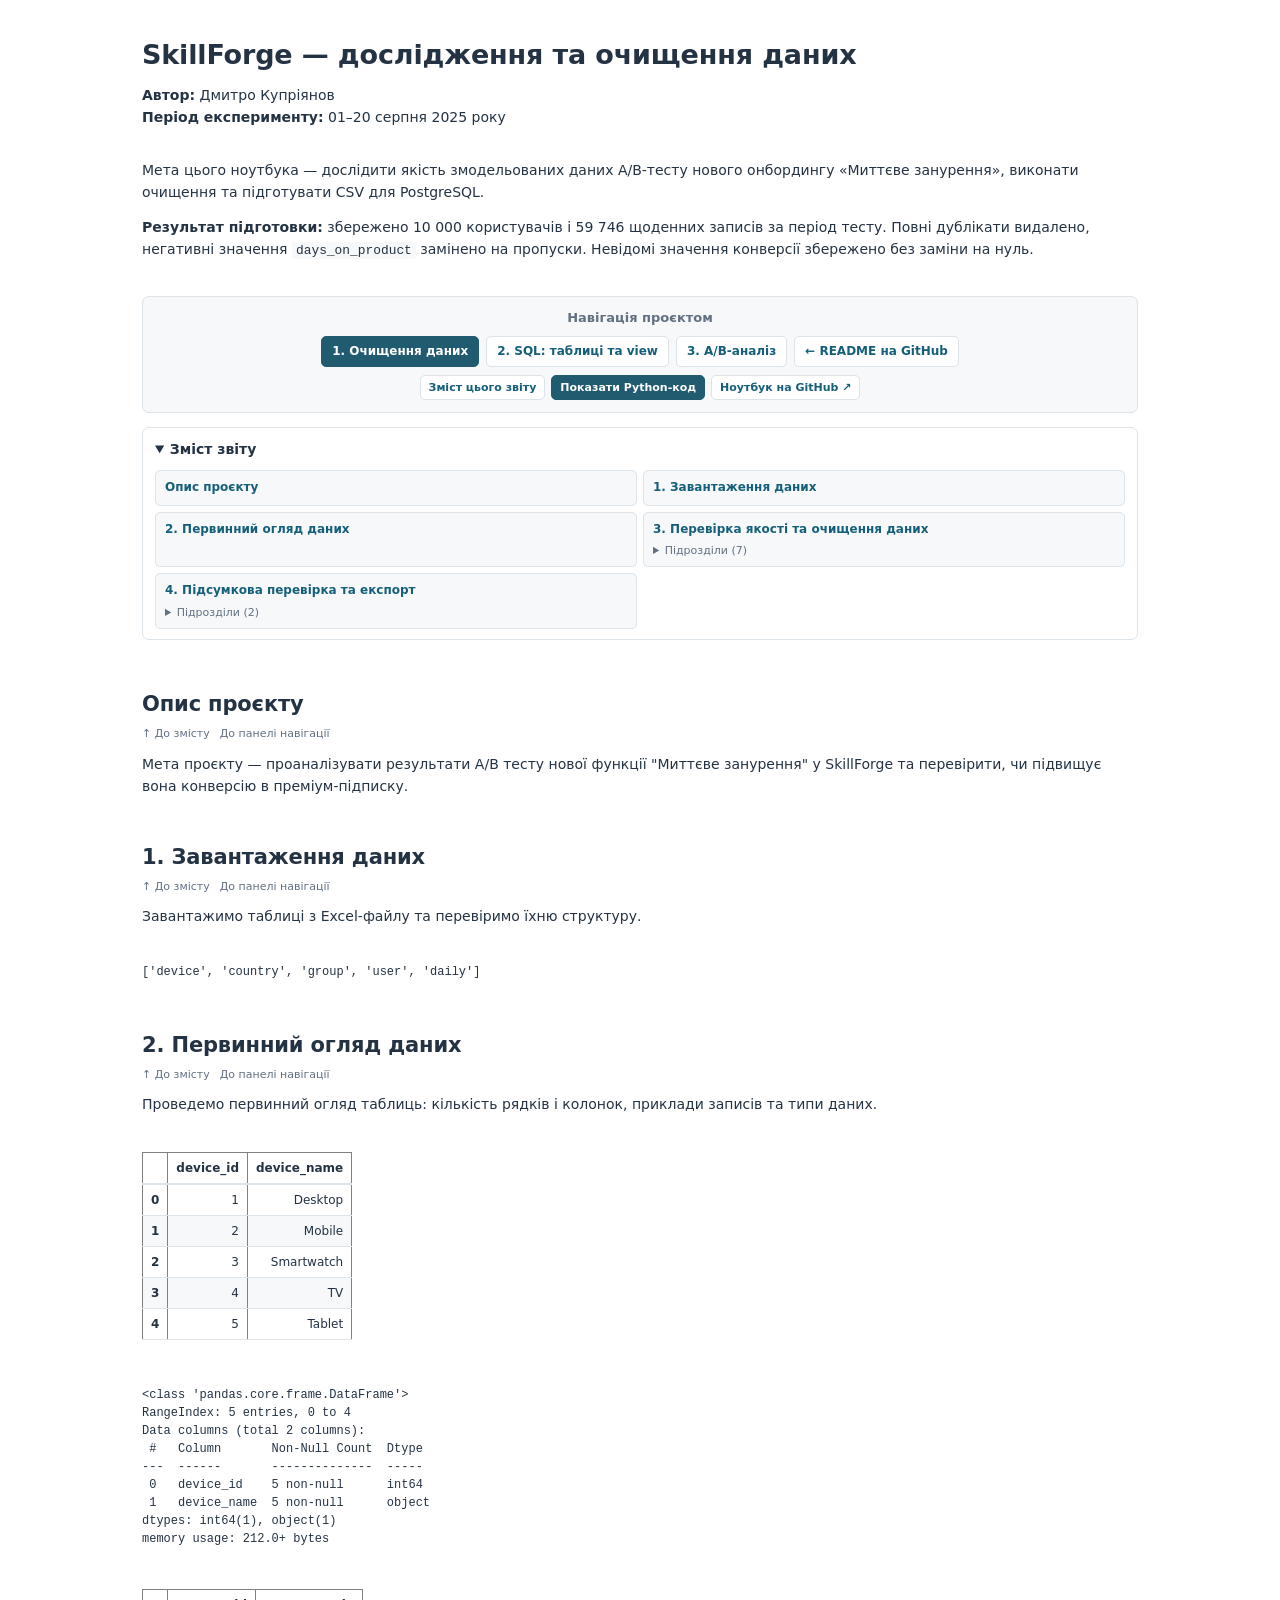
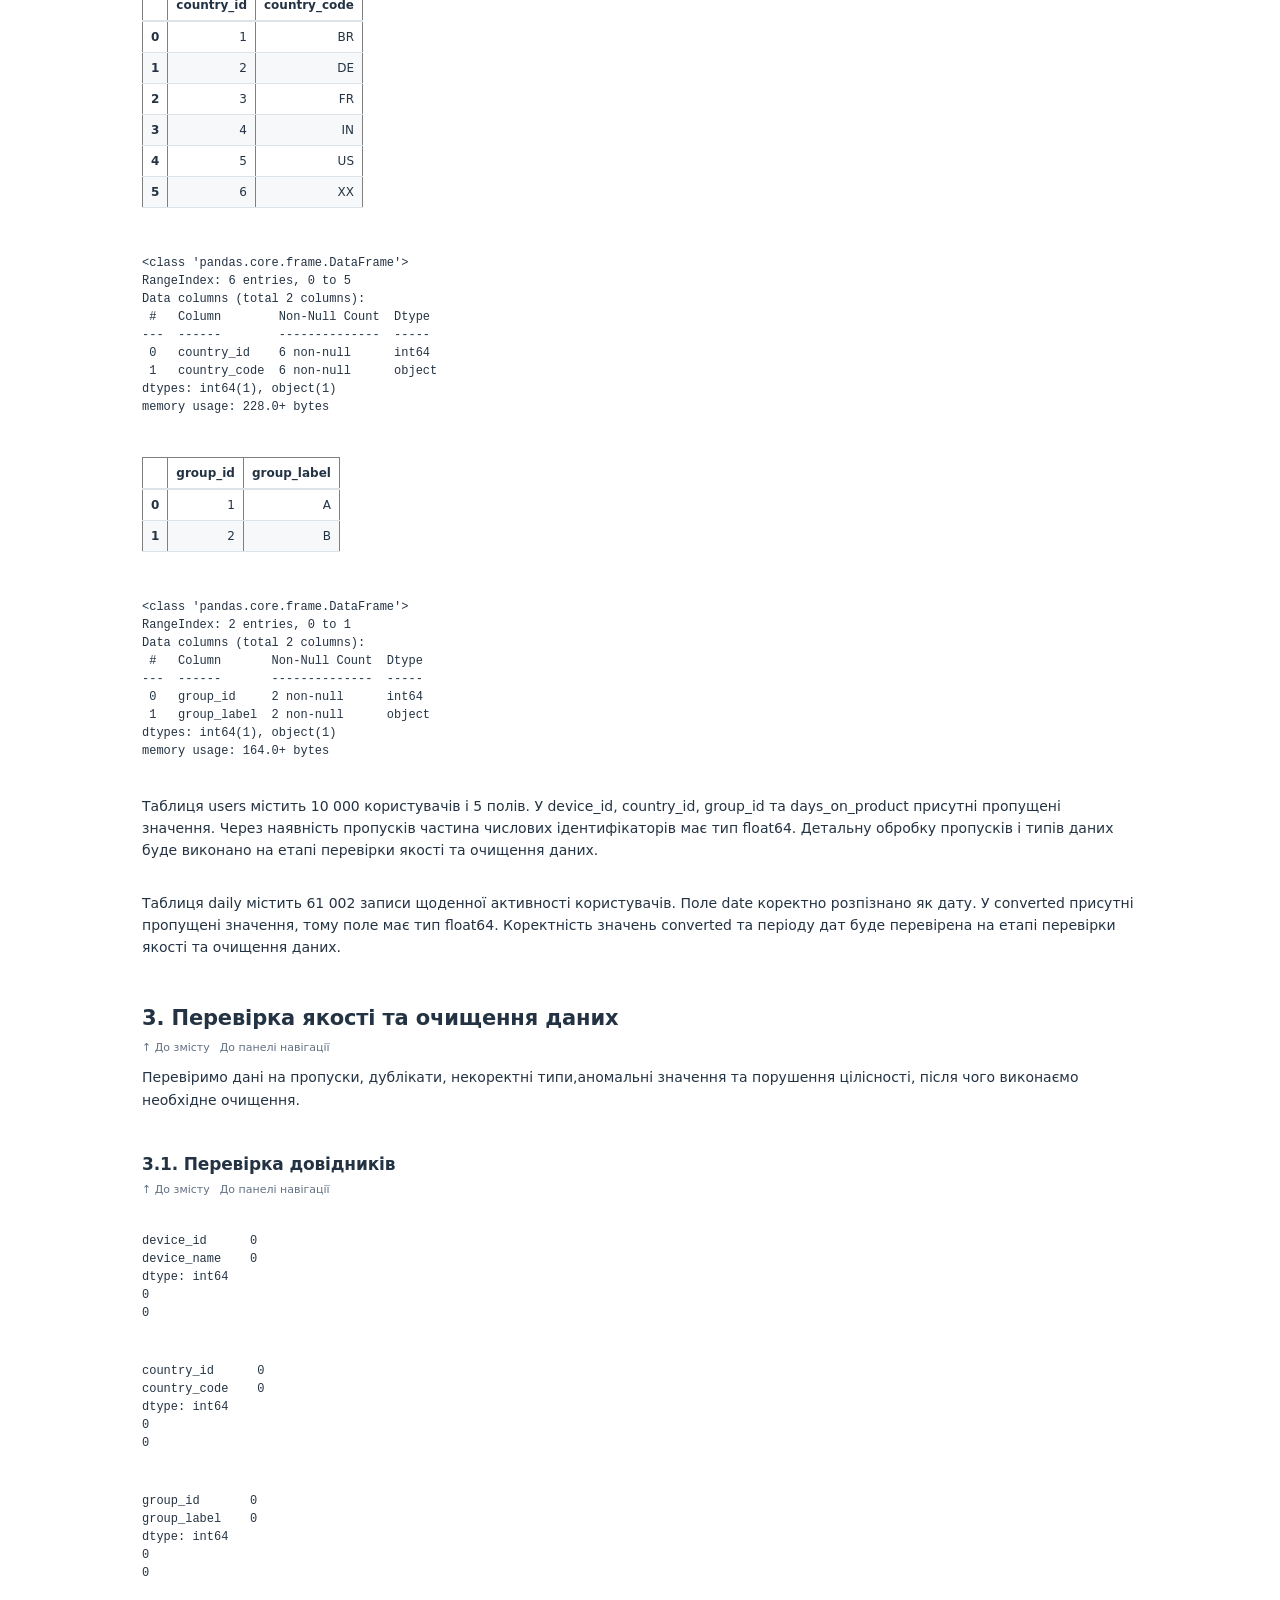
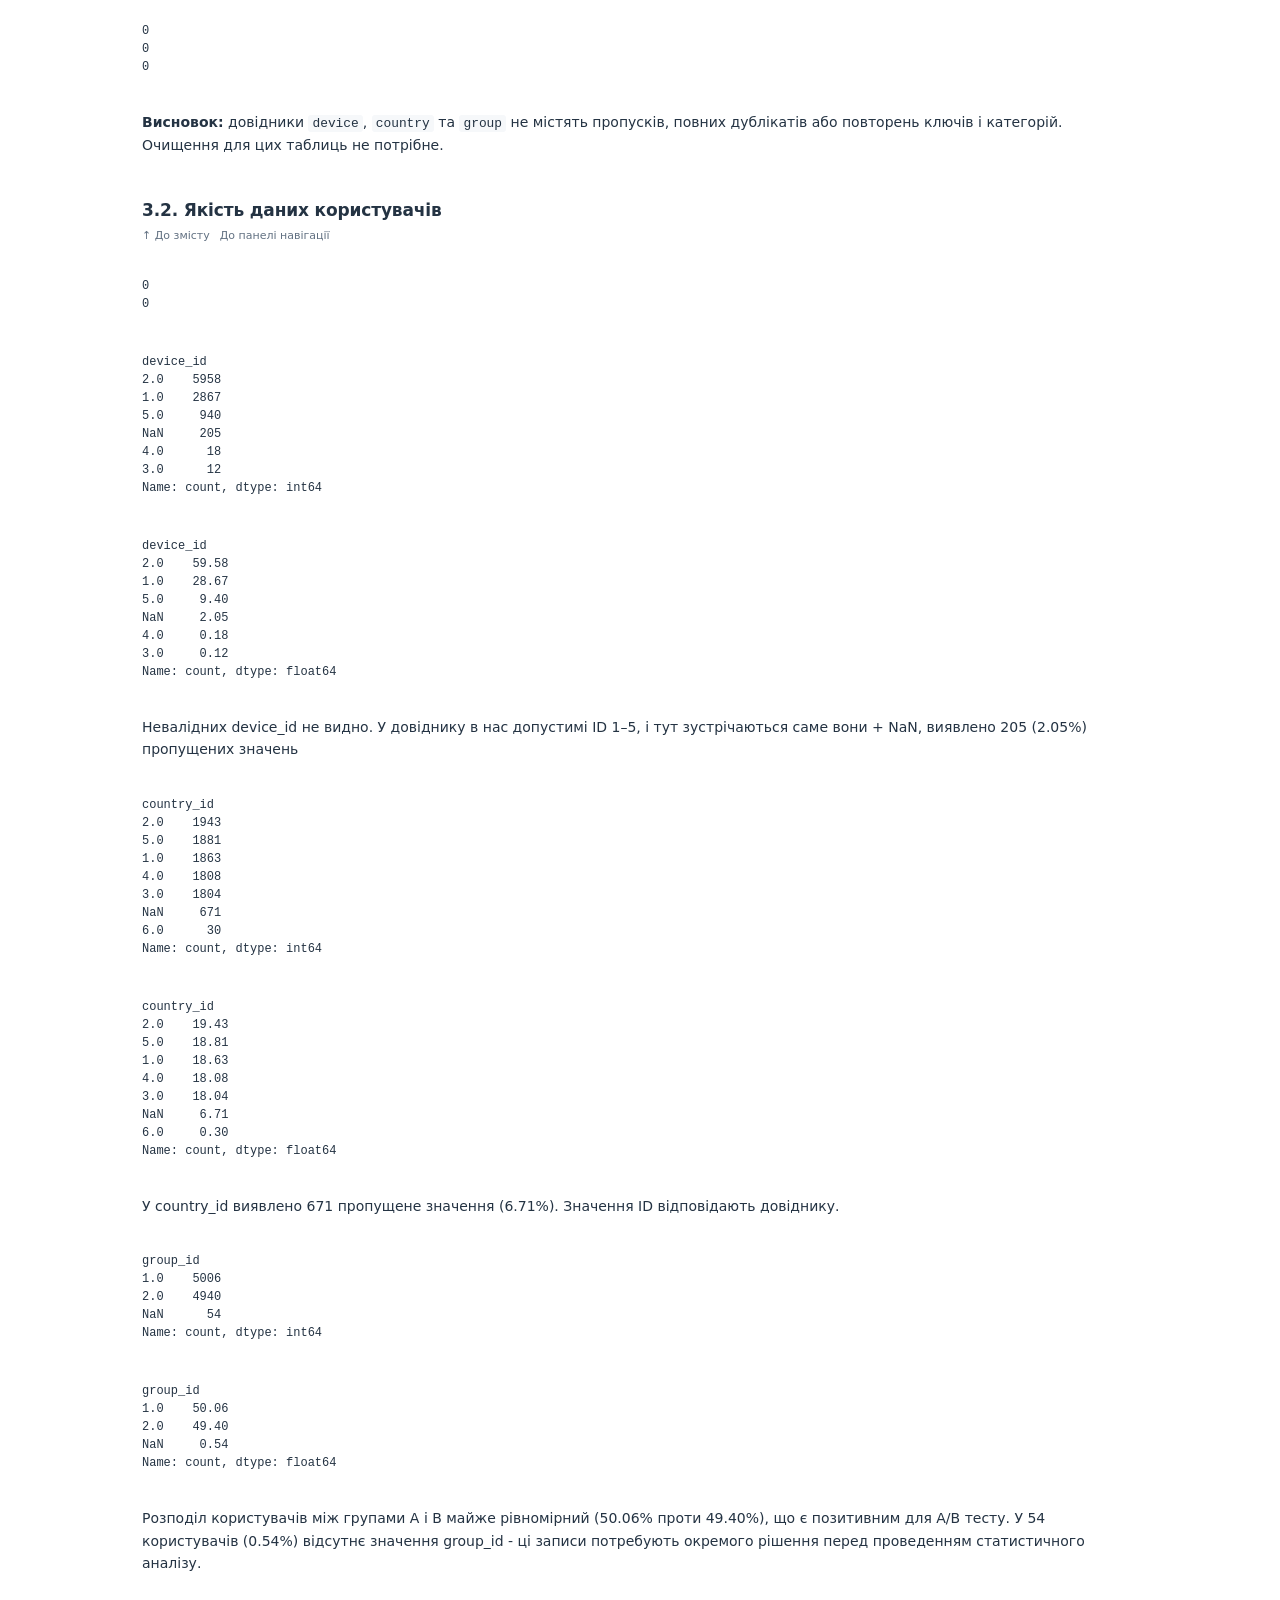
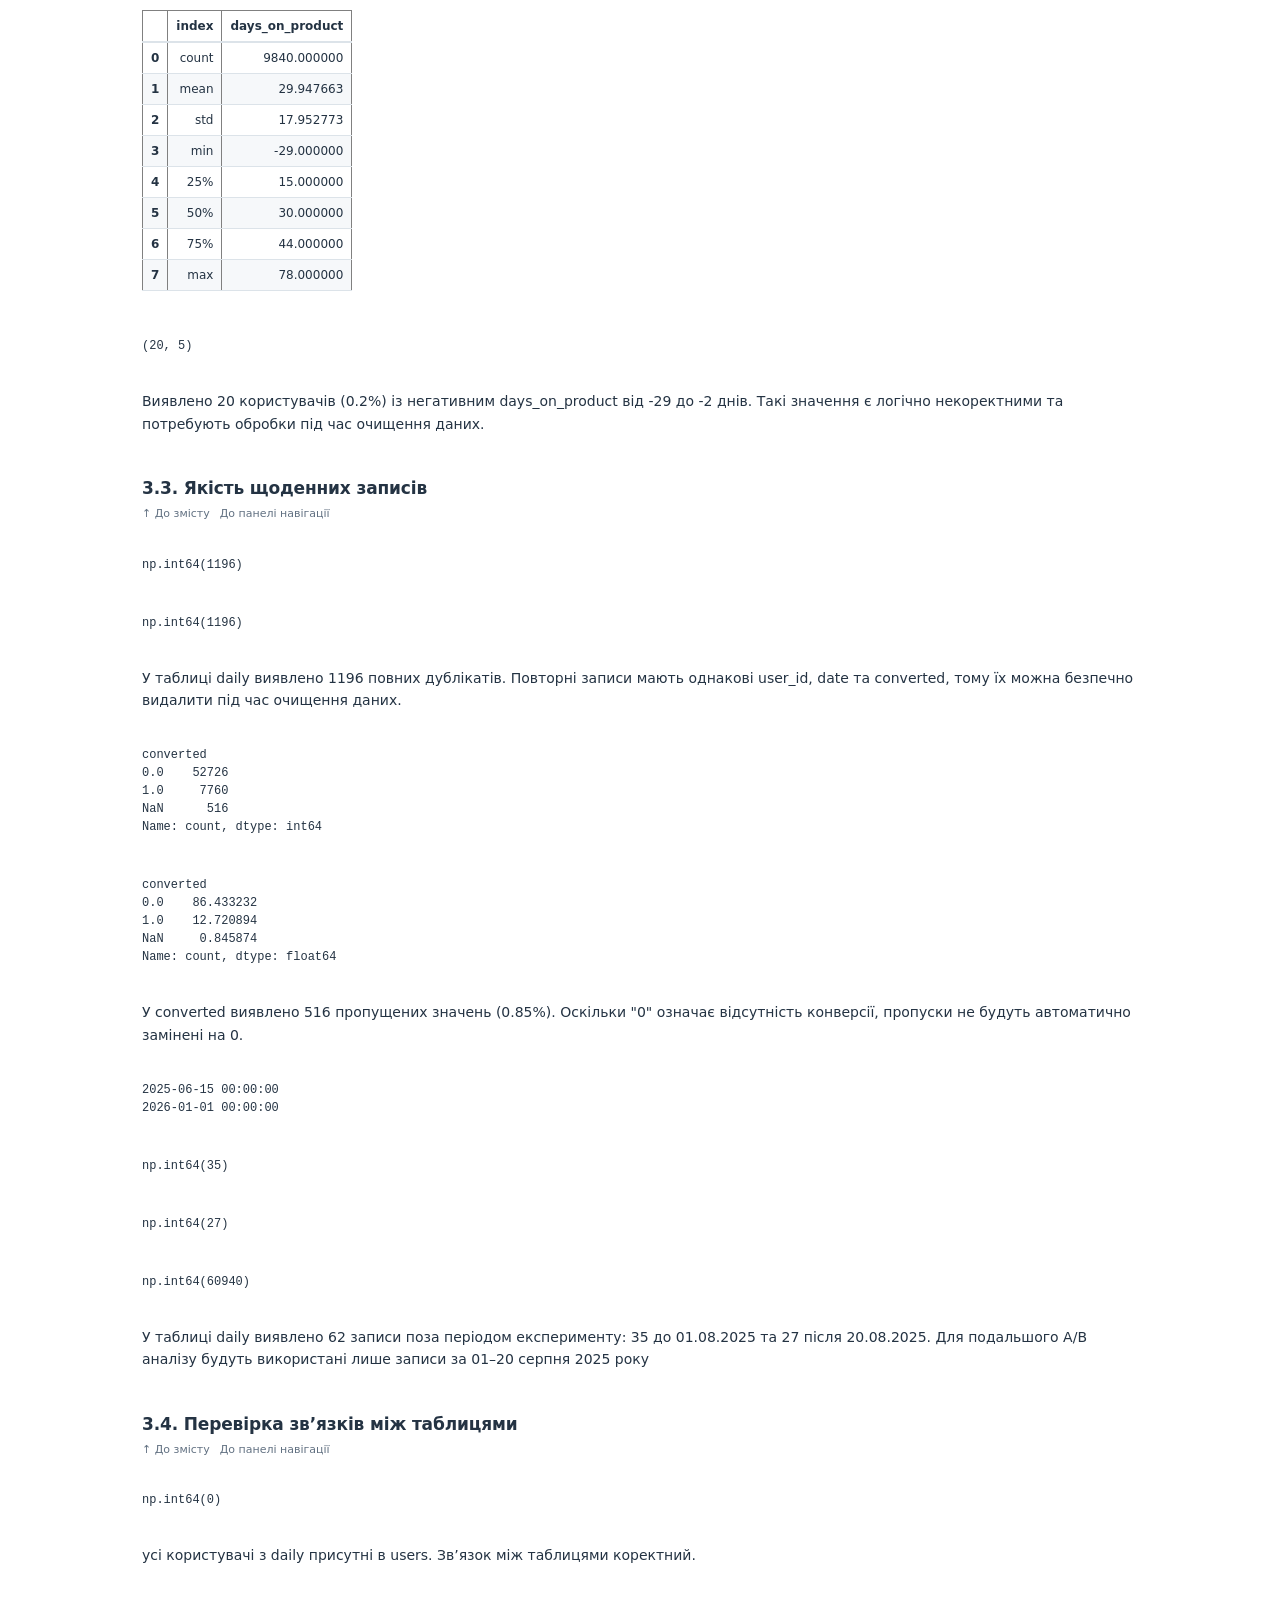
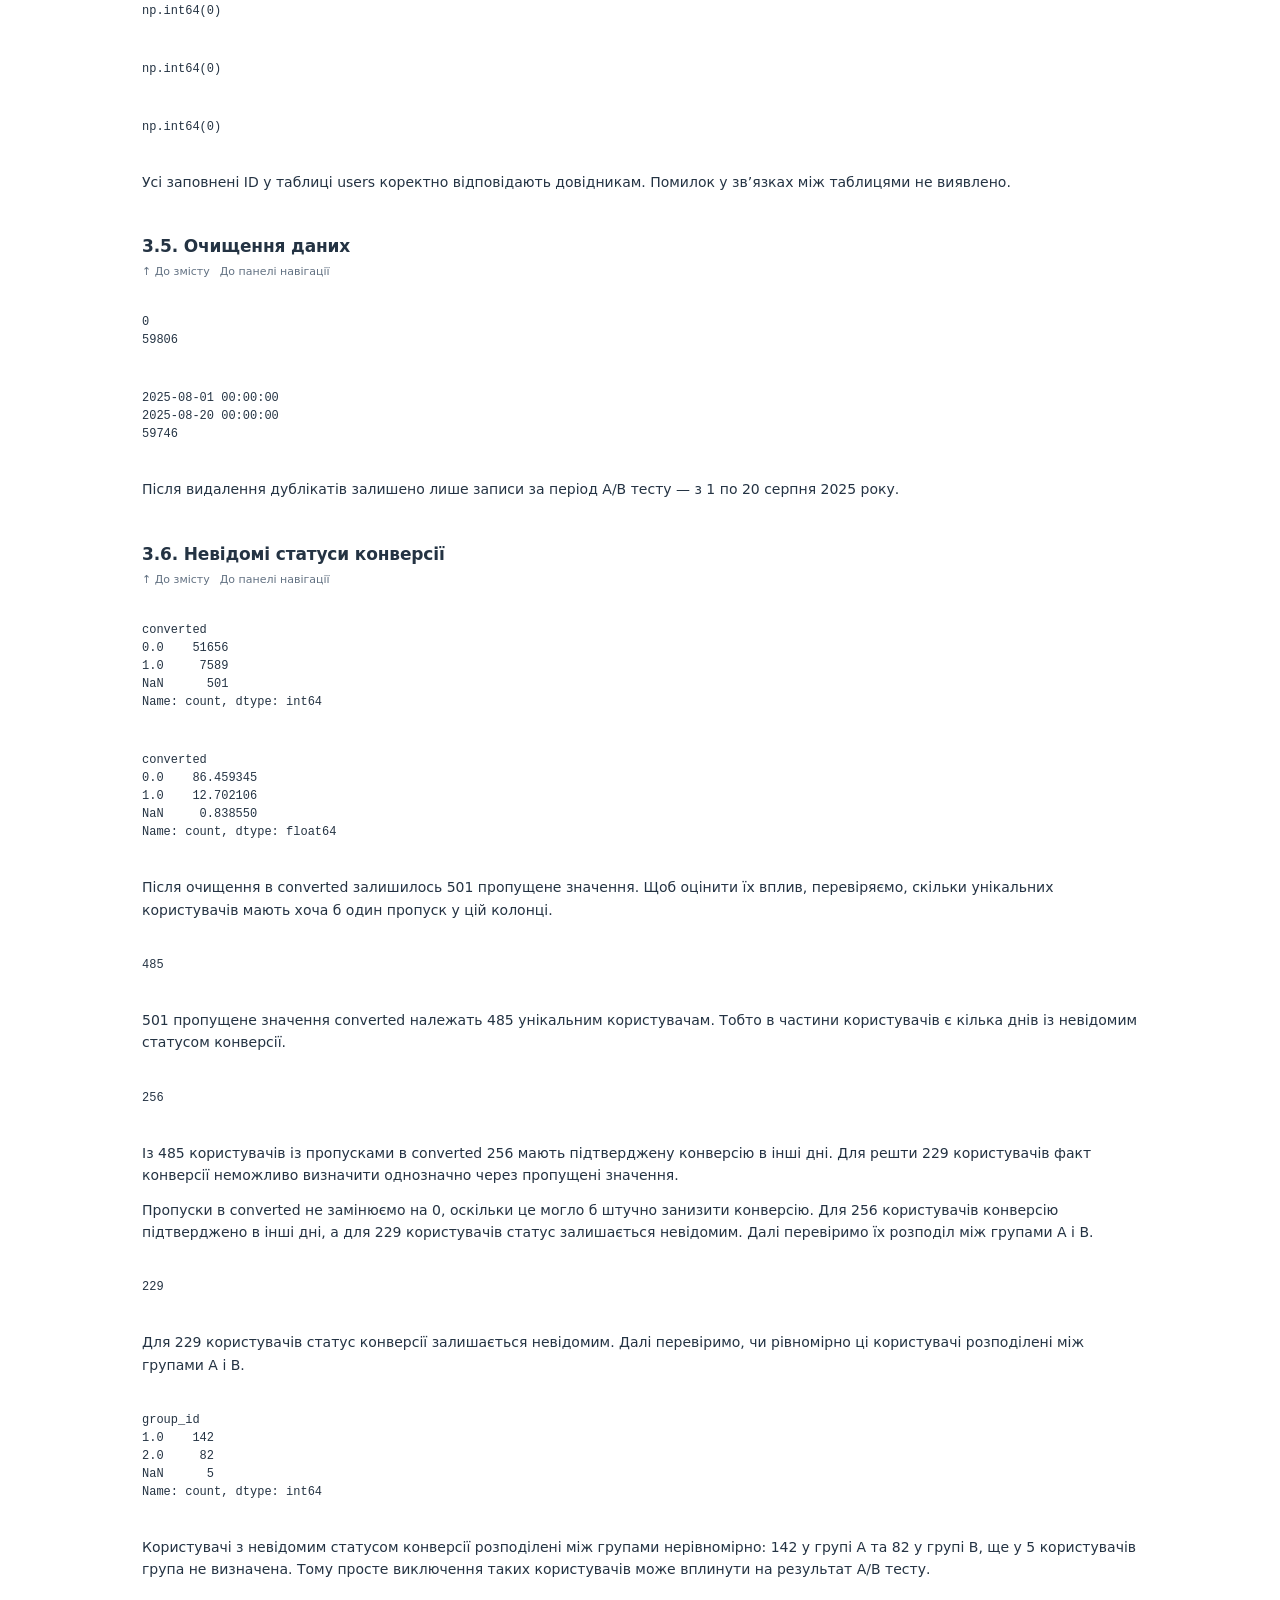
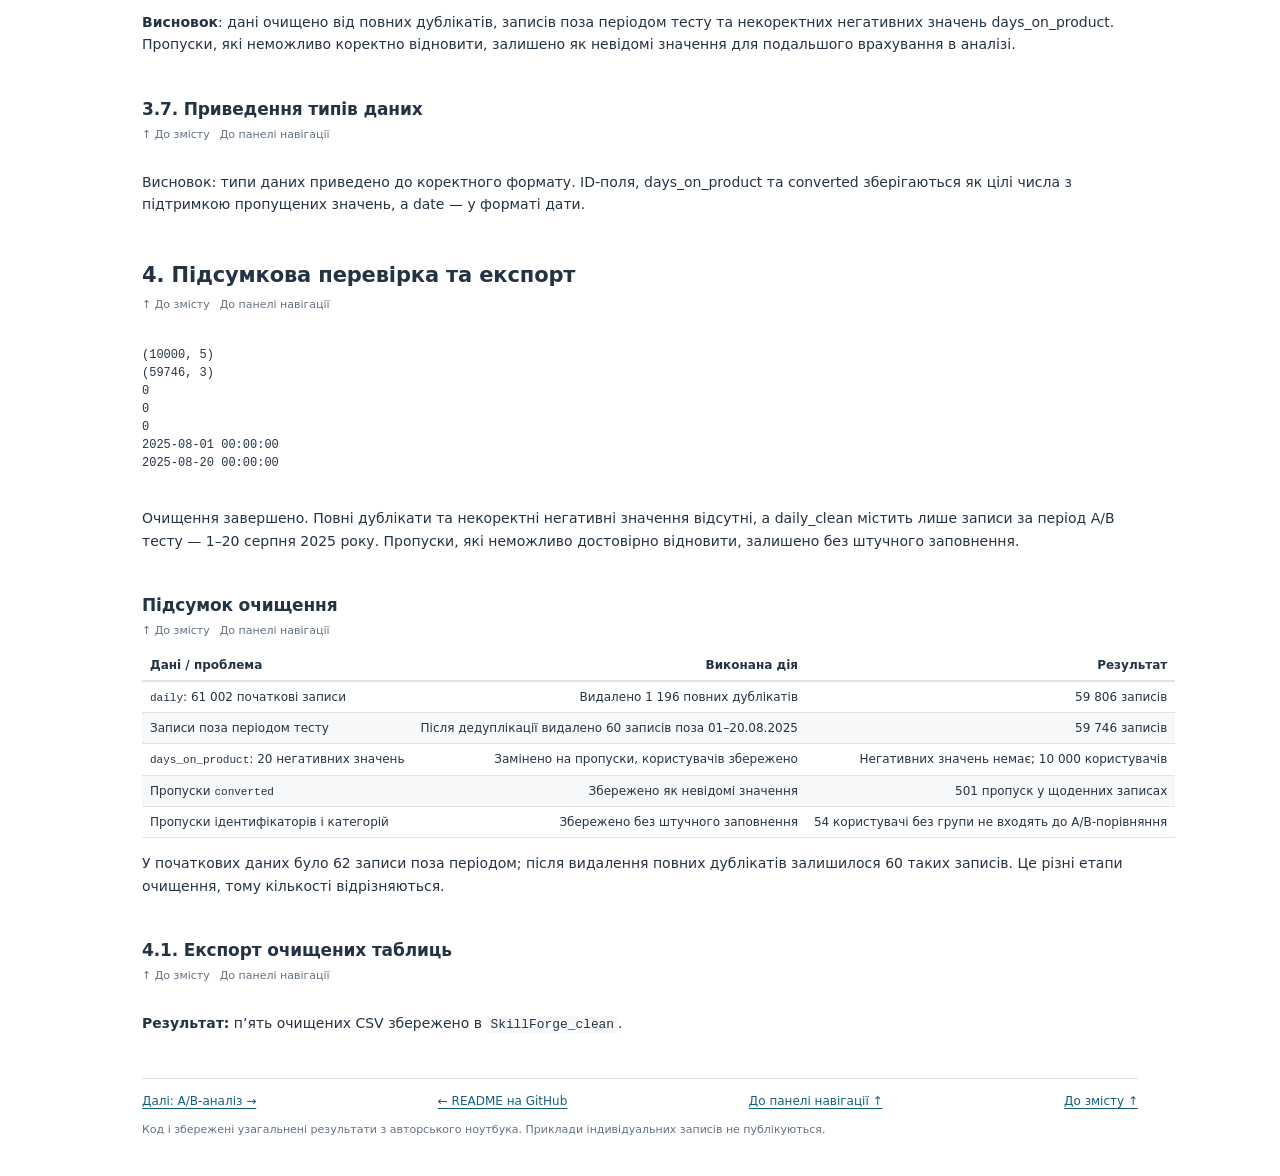
<file: eda.html>
<!DOCTYPE html>

<html lang="uk"><head><meta charset="utf-8"/><meta content="width=device-width,initial-scale=1" name="viewport"/><meta content="SkillForge — дослідження та очищення даних ¶. HTML-версія авторського ноутбука зі змістом та переходами між етапами." name="description"/><title>SkillForge — дослідження та очищення даних ¶ · Дмитро Купріянов</title><style>pre { line-height: 125%; }
td.linenos .normal { color: #666666; background-color: transparent; padding-left: 5px; padding-right: 5px; }
span.linenos { color: #666666; background-color: transparent; padding-left: 5px; padding-right: 5px; }
td.linenos .special { color: #000000; background-color: #ffffc0; padding-left: 5px; padding-right: 5px; }
span.linenos.special { color: #000000; background-color: #ffffc0; padding-left: 5px; padding-right: 5px; }
.highlight .hll { background-color: #ffffcc }
.highlight { background: #f0f0f0; }
.highlight .c { color: #60A0B0; font-style: italic } /* Comment */
.highlight .err { border: 1px solid #F00 } /* Error */
.highlight .k { color: #007020; font-weight: bold } /* Keyword */
.highlight .o { color: #666 } /* Operator */
.highlight .ch { color: #60A0B0; font-style: italic } /* Comment.Hashbang */
.highlight .cm { color: #60A0B0; font-style: italic } /* Comment.Multiline */
.highlight .cp { color: #007020 } /* Comment.Preproc */
.highlight .cpf { color: #60A0B0; font-style: italic } /* Comment.PreprocFile */
.highlight .c1 { color: #60A0B0; font-style: italic } /* Comment.Single */
.highlight .cs { color: #60A0B0; background-color: #FFF0F0 } /* Comment.Special */
.highlight .gd { color: #A00000 } /* Generic.Deleted */
.highlight .ge { font-style: italic } /* Generic.Emph */
.highlight .ges { font-weight: bold; font-style: italic } /* Generic.EmphStrong */
.highlight .gr { color: #F00 } /* Generic.Error */
.highlight .gh { color: #000080; font-weight: bold } /* Generic.Heading */
.highlight .gi { color: #00A000 } /* Generic.Inserted */
.highlight .go { color: #888 } /* Generic.Output */
.highlight .gp { color: #C65D09; font-weight: bold } /* Generic.Prompt */
.highlight .gs { font-weight: bold } /* Generic.Strong */
.highlight .gu { color: #800080; font-weight: bold } /* Generic.Subheading */
.highlight .gt { color: #04D } /* Generic.Traceback */
.highlight .kc { color: #007020; font-weight: bold } /* Keyword.Constant */
.highlight .kd { color: #007020; font-weight: bold } /* Keyword.Declaration */
.highlight .kn { color: #007020; font-weight: bold } /* Keyword.Namespace */
.highlight .kp { color: #007020 } /* Keyword.Pseudo */
.highlight .kr { color: #007020; font-weight: bold } /* Keyword.Reserved */
.highlight .kt { color: #902000 } /* Keyword.Type */
.highlight .m { color: #40A070 } /* Literal.Number */
.highlight .s { color: #4070A0 } /* Literal.String */
.highlight .na { color: #4070A0 } /* Name.Attribute */
.highlight .nb { color: #007020 } /* Name.Builtin */
.highlight .nc { color: #0E84B5; font-weight: bold } /* Name.Class */
.highlight .no { color: #60ADD5 } /* Name.Constant */
.highlight .nd { color: #555; font-weight: bold } /* Name.Decorator */
.highlight .ni { color: #D55537; font-weight: bold } /* Name.Entity */
.highlight .ne { color: #007020 } /* Name.Exception */
.highlight .nf { color: #06287E } /* Name.Function */
.highlight .nl { color: #002070; font-weight: bold } /* Name.Label */
.highlight .nn { color: #0E84B5; font-weight: bold } /* Name.Namespace */
.highlight .nt { color: #062873; font-weight: bold } /* Name.Tag */
.highlight .nv { color: #BB60D5 } /* Name.Variable */
.highlight .ow { color: #007020; font-weight: bold } /* Operator.Word */
.highlight .w { color: #BBB } /* Text.Whitespace */
.highlight .mb { color: #40A070 } /* Literal.Number.Bin */
.highlight .mf { color: #40A070 } /* Literal.Number.Float */
.highlight .mh { color: #40A070 } /* Literal.Number.Hex */
.highlight .mi { color: #40A070 } /* Literal.Number.Integer */
.highlight .mo { color: #40A070 } /* Literal.Number.Oct */
.highlight .sa { color: #4070A0 } /* Literal.String.Affix */
.highlight .sb { color: #4070A0 } /* Literal.String.Backtick */
.highlight .sc { color: #4070A0 } /* Literal.String.Char */
.highlight .dl { color: #4070A0 } /* Literal.String.Delimiter */
.highlight .sd { color: #4070A0; font-style: italic } /* Literal.String.Doc */
.highlight .s2 { color: #4070A0 } /* Literal.String.Double */
.highlight .se { color: #4070A0; font-weight: bold } /* Literal.String.Escape */
.highlight .sh { color: #4070A0 } /* Literal.String.Heredoc */
.highlight .si { color: #70A0D0; font-style: italic } /* Literal.String.Interpol */
.highlight .sx { color: #C65D09 } /* Literal.String.Other */
.highlight .sr { color: #235388 } /* Literal.String.Regex */
.highlight .s1 { color: #4070A0 } /* Literal.String.Single */
.highlight .ss { color: #517918 } /* Literal.String.Symbol */
.highlight .bp { color: #007020 } /* Name.Builtin.Pseudo */
.highlight .fm { color: #06287E } /* Name.Function.Magic */
.highlight .vc { color: #BB60D5 } /* Name.Variable.Class */
.highlight .vg { color: #BB60D5 } /* Name.Variable.Global */
.highlight .vi { color: #BB60D5 } /* Name.Variable.Instance */
.highlight .vm { color: #BB60D5 } /* Name.Variable.Magic */
.highlight .il { color: #40A070 } /* Literal.Number.Integer.Long */

:root{color-scheme:light;--bg:#fff;--text:#243343;--muted:#627182;--line:#dce3e9;--panel:#f6f8fa;--link:#155f7a;--code:#f6f8fa;--toolbar-h:72px}
*{box-sizing:border-box}html{scroll-padding-top:0}body{margin:0;background:var(--bg);color:var(--text);font:14px/1.6 system-ui,-apple-system,BlinkMacSystemFont,"Segoe UI",sans-serif}
a{color:var(--link);text-underline-offset:3px}a:hover{text-decoration:underline}a:focus-visible,button:focus-visible,summary:focus-visible{outline:3px solid #c2822d;outline-offset:3px}
[id]{scroll-margin-top:calc(var(--toolbar-h) + 14px)}
.toolbar{position:sticky;top:0;z-index:100;background:var(--bg);border-bottom:1px solid var(--line)}
.toolbar-inner{max-width:1040px;margin:auto;padding:9px 22px;display:flex;align-items:center;justify-content:space-between;gap:8px 20px;flex-wrap:wrap;font-size:12px;line-height:1.4}
.report-switch,.report-tools{display:flex;gap:5px 12px;align-items:center;flex-wrap:wrap}.toolbar a{text-decoration:none;white-space:nowrap}.report-switch a{padding:5px 8px;border-radius:5px;font-weight:600}.report-switch a[aria-current=page]{background:var(--link);color:#fff}.report-tools button{background:var(--link);color:#fff;border:0;border-radius:5px;padding:6px 10px;font:600 12px/1.4 inherit;cursor:pointer}
main{max-width:1040px;margin:18px auto 40px;padding:0 22px;min-width:0}.cell{margin:0;padding:5px 0;min-width:0}.text_cell_render{padding:0;overflow-wrap:anywhere}
h1,h2,h3,h4{line-height:1.3;letter-spacing:-.15px;color:var(--text)}h1{font-size:27px;margin:8px 0 12px;font-weight:700}h2{font-size:21px;margin:24px 0 9px;font-weight:650}h3{font-size:17px;margin:20px 0 8px;font-weight:650}h4{font-size:15px;margin:16px 0 7px}p{margin:8px 0 12px}ul,ol{margin:8px 0 12px;padding-left:24px}li+li{margin-top:4px}blockquote{border-left:3px solid var(--line);margin:14px 0;padding:2px 14px;color:var(--muted)}
.anchor-link{display:none}.back-to-contents{font-size:11px;line-height:1.3;margin:2px 0 11px}.back-to-contents a{color:var(--muted);text-decoration:none}
.report-toc{margin:17px 0 22px;border:1px solid var(--line);border-radius:7px;padding:10px 12px;background:var(--bg)}.report-toc>details>summary{font-size:14px;font-weight:650;cursor:pointer}.toc-grid{display:grid;grid-template-columns:repeat(2,minmax(0,1fr));gap:6px;margin-top:10px}.toc-group{border:1px solid var(--line);border-radius:5px;padding:7px 9px;background:var(--panel);min-width:0}.toc-main{font-size:12px;font-weight:600;display:block;text-decoration:none}.toc-group details{font-size:11px;margin-top:3px}.toc-group summary{color:var(--muted);cursor:pointer}.toc-group ul{margin:5px 0 1px;padding-left:17px}.toc-group li{line-height:1.45;margin:4px 0}.toc-group a{overflow-wrap:anywhere}
.prompt{display:none}.input_area{border:1px solid var(--line);border-radius:5px;background:var(--code);overflow-x:auto;margin:2px 0 5px}.highlight{padding:9px 11px;background:var(--code)!important}.highlight pre{margin:0;white-space:pre;font:12px/1.5 ui-monospace,SFMono-Regular,Consolas,monospace;tab-size:4}.output_area{min-width:0;max-width:100%;overflow-x:auto;margin:5px 0 9px}.output_text pre{font:12px/1.5 ui-monospace,SFMono-Regular,Consolas,monospace;white-space:pre;margin:3px 0;padding:5px 0}.output_png img,.output_jpeg img{max-width:100%;height:auto;display:block;margin:10px 0}.output_html{overflow-x:auto;max-width:100%}table{border-collapse:collapse;margin:9px 0 14px;font-size:12px;line-height:1.5;max-width:100%;font-variant-numeric:tabular-nums}thead{border-bottom:2px solid var(--line)}th,td{padding:6px 8px;white-space:nowrap;border-bottom:1px solid var(--line);text-align:right}th:first-child,td:first-child{text-align:left}tbody tr:nth-child(even){background:var(--panel)}code{font-size:.92em}p code,li code{background:var(--panel);padding:1px 4px;border-radius:3px}.code-hidden .code_cell>.input,.code-hidden .code_cell.no-output{display:none}
.report-footer{border-top:1px solid var(--line);margin-top:25px;padding-top:13px;font-size:12px;color:var(--muted);display:flex;justify-content:space-between;gap:12px;flex-wrap:wrap}.scope-note{font-size:11px;color:var(--muted);margin:10px 0}.skip-link{position:absolute;left:8px;top:-80px}.skip-link:focus{top:8px;background:var(--bg);padding:8px;z-index:200}
@media(max-width:650px){.toolbar-inner{padding:8px 14px;gap:6px 12px}.report-switch,.report-tools{gap:5px 9px}main{padding:0 14px;margin-top:14px}h1{font-size:23px}h2{font-size:19px}h3{font-size:16px}.toc-grid{grid-template-columns:1fr}.report-toc{padding:9px 10px}.toc-group{padding:6px 8px}.toc-main{font-size:12px}.highlight pre,.output_text pre{font-size:11px}th,td{padding:5px 7px}.text_cell_render{overflow-x:auto}}
@media(prefers-color-scheme:dark){:root{color-scheme:dark;--bg:#15191e;--text:#e0e6ec;--muted:#a6b2bf;--line:#39434e;--panel:#20262d;--link:#79bed8;--code:#1d232a}.report-switch a[aria-current=page],.report-tools button{background:#205b70;color:#fff}.highlight,.highlight *{color:var(--text)!important}.highlight .c,.highlight .c1{color:#a6b2bf!important}.highlight .k,.highlight .kn{color:#94c9eb!important}.highlight .s,.highlight .s1,.highlight .s2{color:#b4d8ad!important}}
@media print{.toolbar,.back-to-contents,.report-footer,.report-toc{display:none}main{max-width:none;padding:0}body{font-size:11px}.code_cell{break-inside:avoid}}
</style><style>
[id]{scroll-margin-top:18px}
main{margin-top:24px}
.project-navigation{margin:17px auto 14px;padding:12px 14px;border:1px solid var(--line);border-radius:7px;background:var(--panel);text-align:center;position:static}
.project-navigation h2{font-size:13px;line-height:1.4;margin:0 0 9px;letter-spacing:0;font-weight:600;color:var(--muted)}
.project-links,.panel-tools{display:flex;justify-content:center;align-items:center;flex-wrap:wrap;gap:7px}
.project-links a,.panel-tools a,.panel-tools button{display:inline-block;border:1px solid var(--line);border-radius:5px;padding:6px 10px;text-decoration:none;background:var(--bg);color:var(--link);font:600 12px/1.4 system-ui,-apple-system,BlinkMacSystemFont,"Segoe UI",sans-serif;cursor:pointer}
.project-links a[aria-current=page],.panel-tools button{background:#205b70;border-color:#205b70;color:#fff}
.panel-tools{margin-top:8px;gap:6px}.panel-tools a,.panel-tools button{padding:4px 8px;font-size:11px}.project-links a:hover,.panel-tools a:hover{text-decoration:underline}
.report-toc{margin-top:12px}.back-to-contents{display:flex;gap:10px;flex-wrap:wrap}
.sql-section{border-top:1px solid var(--line);margin-top:26px;padding-top:6px}.sql-section h2{margin-top:19px}
.sql-shortcuts{display:flex;gap:8px 16px;flex-wrap:wrap;font-size:12px;margin:12px 0 17px}
.sql-code{max-width:100%;overflow-x:auto;border:1px solid var(--line);border-radius:5px;background:var(--code);margin:9px 0 20px}.sql-code .highlight{padding:10px 12px}.sql-code pre{margin:0;white-space:pre;font:12px/1.5 ui-monospace,SFMono-Regular,Consolas,monospace}
.report-footer a{font-size:12px}
@media(max-width:650px){main{margin-top:16px}.project-navigation{padding:10px 8px}.project-links{gap:6px}.project-links a{padding:6px 8px;font-size:11px}.panel-tools a,.panel-tools button{font-size:10px}.sql-code pre{font-size:11px}}
@media print{.project-navigation,.sql-shortcuts{display:none}}
</style></head><body data-report="eda"><a class="skip-link" href="#notebook">Перейти до аналізу</a><main id="notebook"><div class="cell border-box-sizing text_cell rendered" id="cell-id=969448e9"><div class="inner_cell">
<div class="text_cell_render border-box-sizing rendered_html">
<h1 id="SkillForge-%E2%80%94-%D0%B4%D0%BE%D1%81%D0%BB%D1%96%D0%B4%D0%B6%D0%B5%D0%BD%D0%BD%D1%8F-%D1%82%D0%B0-%D0%BE%D1%87%D0%B8%D1%89%D0%B5%D0%BD%D0%BD%D1%8F-%D0%B4%D0%B0%D0%BD%D0%B8%D1%85">SkillForge — дослідження та очищення даних<a class="anchor-link" href="#SkillForge-%E2%80%94-%D0%B4%D0%BE%D1%81%D0%BB%D1%96%D0%B4%D0%B6%D0%B5%D0%BD%D0%BD%D1%8F-%D1%82%D0%B0-%D0%BE%D1%87%D0%B8%D1%89%D0%B5%D0%BD%D0%BD%D1%8F-%D0%B4%D0%B0%D0%BD%D0%B8%D1%85">¶</a></h1><p><strong>Автор:</strong> Дмитро Купріянов<br/>
<strong>Період експерименту:</strong> 01–20 серпня 2025 року</p>
</div>
</div>
</div>
<div class="cell border-box-sizing text_cell rendered" id="cell-id=ef764728"><div class="inner_cell">
<div class="text_cell_render border-box-sizing rendered_html">
<p>Мета цього ноутбука — дослідити якість змодельованих даних A/B-тесту нового онбордингу «Миттєве занурення», виконати очищення та підготувати CSV для PostgreSQL.</p>
<p><strong>Результат підготовки:</strong> збережено 10 000 користувачів і 59 746 щоденних записів за період тесту. Повні дублікати видалено, негативні значення <code>days_on_product</code> замінено на пропуски. Невідомі значення конверсії збережено без заміни на нуль.</p>
</div>
</div>
</div>
<nav aria-labelledby="project-navigation-title" class="project-navigation" id="project-navigation"><h2 id="project-navigation-title">Навігація проєктом</h2><div class="project-links"><a aria-current="page" data-stage="eda" href="eda.html">1. Очищення даних</a><a data-stage="sql" href="index.html#sql">2. SQL: таблиці та view</a><a data-stage="ab" href="index.html">3. A/B-аналіз</a><a class="readme-link" href="https://github.com/djon-sql/skillforge-ab-test-analysis">← README на GitHub</a></div><div class="panel-tools"><a href="#report-contents">Зміст цього звіту</a><button aria-pressed="false" hidden="" id="code-toggle" type="button">Показати Python-код</button><a href="https://github.com/djon-sql/skillforge-ab-test-analysis/blob/main/materials/notebooks/SkillForge_Kupriyanov_eda_cleaning.ipynb">Ноутбук на GitHub ↗</a></div></nav><nav aria-label="Зміст звіту" class="report-toc" id="report-contents"><details open=""><summary>Зміст звіту</summary><div class="toc-grid"><div class="toc-group"><a class="toc-main" href="#context">Опис проєкту</a></div><div class="toc-group"><a class="toc-main" href="#load-data">1. Завантаження даних</a></div><div class="toc-group"><a class="toc-main" href="#initial-review">2. Первинний огляд даних</a></div><div class="toc-group"><a class="toc-main" href="#data-quality">3. Перевірка якості та очищення даних</a><details><summary>Підрозділи (7)</summary><ul><li><a href="#section-3-1">3.1. Перевірка довідників</a></li><li><a href="#section-3-2">3.2. Якість даних користувачів</a></li><li><a href="#section-3-3">3.3. Якість щоденних записів</a></li><li><a href="#section-3-4">3.4. Перевірка зв’язків між таблицями</a></li><li><a href="#section-3-5">3.5. Очищення даних</a></li><li><a href="#section-3-6">3.6. Невідомі статуси конверсії</a></li><li><a href="#section-3-7">3.7. Приведення типів даних</a></li></ul></details></div><div class="toc-group"><a class="toc-main" href="#export">4. Підсумкова перевірка та експорт</a><details><summary>Підрозділи (2)</summary><ul><li><a href="#cleaning-summary">Підсумок очищення</a></li><li><a href="#section-4-1">4.1. Експорт очищених таблиць</a></li></ul></details></div></div></details></nav><div class="cell border-box-sizing text_cell rendered" id="cell-id=sf-eda-section-overview"><div class="inner_cell">
<div class="text_cell_render border-box-sizing rendered_html">
<h2 id="context">Опис проєкту</h2><p class="back-to-contents"><a href="#report-contents">↑ До змісту</a><a href="#project-navigation">До панелі навігації</a></p><p>Мета проєкту — проаналізувати результати A/B тесту нової функції
"Миттєве занурення" у SkillForge та перевірити, чи підвищує вона
конверсію в преміум-підписку.</p>
</div>
</div>
</div>
<div class="cell border-box-sizing text_cell rendered" id="cell-id=sf-eda-section-1"><div class="inner_cell">
<div class="text_cell_render border-box-sizing rendered_html">
<h2 id="load-data">1. Завантаження даних</h2><p class="back-to-contents"><a href="#report-contents">↑ До змісту</a><a href="#project-navigation">До панелі навігації</a></p><p>Завантажимо таблиці з Excel-файлу та перевіримо їхню структуру.</p>
</div>
</div>
</div>
<div class="cell border-box-sizing code_cell rendered no-output" id="cell-id=98e862ee-b4d4-4d82-97cd-6f73a931bd28">
<div class="input">
<div class="inner_cell">
<div class="input_area">
<div class="highlight hl-ipython3"><pre><span></span><span class="kn">import</span><span class="w"> </span><span class="nn">pandas</span><span class="w"> </span><span class="k">as</span><span class="w"> </span><span class="nn">pd</span>
</pre></div>
</div>
</div>
</div>
</div>
<div class="cell border-box-sizing code_cell rendered" id="cell-id=6323bb72-0b63-4fef-88b0-a9d199456141">
<div class="input">
<div class="inner_cell">
<div class="input_area">
<div class="highlight hl-ipython3"><pre><span></span><span class="n">file_path</span> <span class="o">=</span> <span class="s1">'SkillForge.xlsx'</span>
<span class="n">xls</span> <span class="o">=</span> <span class="n">pd</span><span class="o">.</span><span class="n">ExcelFile</span><span class="p">(</span><span class="n">file_path</span><span class="p">)</span>
<span class="n">xls</span><span class="o">.</span><span class="n">sheet_names</span>
</pre></div>
</div>
</div>
</div>
<div class="output_wrapper">
<div class="output">
<div class="output_area">
<div class="output_text output_subarea output_execute_result">
<pre>['device', 'country', 'group', 'user', 'daily']</pre>
</div>
</div>
</div>
</div>
</div>
<div class="cell border-box-sizing code_cell rendered no-output" id="cell-id=c6accc47-5399-4f1f-8a55-275f70d9ef77">
<div class="input">
<div class="inner_cell">
<div class="input_area">
<div class="highlight hl-ipython3"><pre><span></span><span class="n">device</span> <span class="o">=</span> <span class="n">pd</span><span class="o">.</span><span class="n">read_excel</span><span class="p">(</span><span class="n">file_path</span><span class="p">,</span> <span class="n">sheet_name</span> <span class="o">=</span><span class="s1">'device'</span><span class="p">)</span>
<span class="n">country</span> <span class="o">=</span> <span class="n">pd</span><span class="o">.</span><span class="n">read_excel</span><span class="p">(</span><span class="n">file_path</span><span class="p">,</span> <span class="n">sheet_name</span> <span class="o">=</span><span class="s1">'country'</span><span class="p">)</span>
<span class="n">group</span> <span class="o">=</span> <span class="n">pd</span><span class="o">.</span><span class="n">read_excel</span><span class="p">(</span><span class="n">file_path</span><span class="p">,</span> <span class="n">sheet_name</span> <span class="o">=</span><span class="s1">'group'</span><span class="p">)</span>
<span class="n">users</span> <span class="o">=</span> <span class="n">pd</span><span class="o">.</span><span class="n">read_excel</span><span class="p">(</span><span class="n">file_path</span><span class="p">,</span> <span class="n">sheet_name</span> <span class="o">=</span><span class="s1">'user'</span><span class="p">)</span>
<span class="n">daily</span> <span class="o">=</span> <span class="n">pd</span><span class="o">.</span><span class="n">read_excel</span><span class="p">(</span><span class="n">file_path</span><span class="p">,</span> <span class="n">sheet_name</span> <span class="o">=</span><span class="s1">'daily'</span><span class="p">)</span>
</pre></div>
</div>
</div>
</div>
</div>
<div class="cell border-box-sizing text_cell rendered" id="cell-id=sf-eda-section-2"><div class="inner_cell">
<div class="text_cell_render border-box-sizing rendered_html">
<h2 id="initial-review">2. Первинний огляд даних</h2><p class="back-to-contents"><a href="#report-contents">↑ До змісту</a><a href="#project-navigation">До панелі навігації</a></p><p>Проведемо первинний огляд таблиць: кількість рядків і колонок, приклади записів та типи даних.</p>
</div>
</div>
</div>
<div class="cell border-box-sizing code_cell rendered" id="cell-id=18a5aee1-3b4d-489c-9ab1-5185d9de7c26">
<div class="input">
<div class="inner_cell">
<div class="input_area">
<div class="highlight hl-ipython3"><pre><span></span><span class="n">device</span>
</pre></div>
</div>
</div>
</div>
<div class="output_wrapper">
<div class="output">
<div class="output_area">
<div class="output_html rendered_html output_subarea output_execute_result"><div>
<style scoped="">
    .dataframe tbody tr th:only-of-type {
        vertical-align: middle;
    }

    .dataframe tbody tr th {
        vertical-align: top;
    }

    .dataframe thead th {
        text-align: right;
    }
</style>
<table border="1" class="dataframe">
<thead>
<tr style="text-align: right;">
<th></th>
<th>device_id</th>
<th>device_name</th>
</tr>
</thead>
<tbody>
<tr>
<th>0</th>
<td>1</td>
<td>Desktop</td>
</tr>
<tr>
<th>1</th>
<td>2</td>
<td>Mobile</td>
</tr>
<tr>
<th>2</th>
<td>3</td>
<td>Smartwatch</td>
</tr>
<tr>
<th>3</th>
<td>4</td>
<td>TV</td>
</tr>
<tr>
<th>4</th>
<td>5</td>
<td>Tablet</td>
</tr>
</tbody>
</table>
</div></div>
</div>
</div>
</div>
</div>
<div class="cell border-box-sizing code_cell rendered" id="cell-id=96299272-fbcf-4879-bfcb-f49c16434c13">
<div class="input">
<div class="inner_cell">
<div class="input_area">
<div class="highlight hl-ipython3"><pre><span></span><span class="n">device</span><span class="o">.</span><span class="n">info</span><span class="p">()</span>
</pre></div>
</div>
</div>
</div>
<div class="output_wrapper">
<div class="output">
<div class="output_area">
<div class="output_subarea output_stream output_stdout output_text">
<pre>&lt;class 'pandas.core.frame.DataFrame'&gt;
RangeIndex: 5 entries, 0 to 4
Data columns (total 2 columns):
 #   Column       Non-Null Count  Dtype 
---  ------       --------------  ----- 
 0   device_id    5 non-null      int64 
 1   device_name  5 non-null      object
dtypes: int64(1), object(1)
memory usage: 212.0+ bytes
</pre>
</div>
</div>
</div>
</div>
</div>
<div class="cell border-box-sizing code_cell rendered" id="cell-id=76c8312e-8347-44e6-a557-489e2cdd1508">
<div class="input">
<div class="inner_cell">
<div class="input_area">
<div class="highlight hl-ipython3"><pre><span></span><span class="n">country</span>
</pre></div>
</div>
</div>
</div>
<div class="output_wrapper">
<div class="output">
<div class="output_area">
<div class="output_html rendered_html output_subarea output_execute_result"><div>
<style scoped="">
    .dataframe tbody tr th:only-of-type {
        vertical-align: middle;
    }

    .dataframe tbody tr th {
        vertical-align: top;
    }

    .dataframe thead th {
        text-align: right;
    }
</style>
<table border="1" class="dataframe">
<thead>
<tr style="text-align: right;">
<th></th>
<th>country_id</th>
<th>country_code</th>
</tr>
</thead>
<tbody>
<tr>
<th>0</th>
<td>1</td>
<td>BR</td>
</tr>
<tr>
<th>1</th>
<td>2</td>
<td>DE</td>
</tr>
<tr>
<th>2</th>
<td>3</td>
<td>FR</td>
</tr>
<tr>
<th>3</th>
<td>4</td>
<td>IN</td>
</tr>
<tr>
<th>4</th>
<td>5</td>
<td>US</td>
</tr>
<tr>
<th>5</th>
<td>6</td>
<td>XX</td>
</tr>
</tbody>
</table>
</div></div>
</div>
</div>
</div>
</div>
<div class="cell border-box-sizing code_cell rendered" id="cell-id=d64f9c39-d276-4461-a620-76d4dd5407d4">
<div class="input">
<div class="inner_cell">
<div class="input_area">
<div class="highlight hl-ipython3"><pre><span></span><span class="n">country</span><span class="o">.</span><span class="n">info</span><span class="p">()</span>
</pre></div>
</div>
</div>
</div>
<div class="output_wrapper">
<div class="output">
<div class="output_area">
<div class="output_subarea output_stream output_stdout output_text">
<pre>&lt;class 'pandas.core.frame.DataFrame'&gt;
RangeIndex: 6 entries, 0 to 5
Data columns (total 2 columns):
 #   Column        Non-Null Count  Dtype 
---  ------        --------------  ----- 
 0   country_id    6 non-null      int64 
 1   country_code  6 non-null      object
dtypes: int64(1), object(1)
memory usage: 228.0+ bytes
</pre>
</div>
</div>
</div>
</div>
</div>
<div class="cell border-box-sizing code_cell rendered" id="cell-id=50505d09-4774-419c-b2c0-3194d3a73193">
<div class="input">
<div class="inner_cell">
<div class="input_area">
<div class="highlight hl-ipython3"><pre><span></span><span class="n">group</span>
</pre></div>
</div>
</div>
</div>
<div class="output_wrapper">
<div class="output">
<div class="output_area">
<div class="output_html rendered_html output_subarea output_execute_result"><div>
<style scoped="">
    .dataframe tbody tr th:only-of-type {
        vertical-align: middle;
    }

    .dataframe tbody tr th {
        vertical-align: top;
    }

    .dataframe thead th {
        text-align: right;
    }
</style>
<table border="1" class="dataframe">
<thead>
<tr style="text-align: right;">
<th></th>
<th>group_id</th>
<th>group_label</th>
</tr>
</thead>
<tbody>
<tr>
<th>0</th>
<td>1</td>
<td>A</td>
</tr>
<tr>
<th>1</th>
<td>2</td>
<td>B</td>
</tr>
</tbody>
</table>
</div></div>
</div>
</div>
</div>
</div>
<div class="cell border-box-sizing code_cell rendered" id="cell-id=6223d91e-d816-45ba-ab33-c9ee79b2df7e">
<div class="input">
<div class="inner_cell">
<div class="input_area">
<div class="highlight hl-ipython3"><pre><span></span><span class="n">group</span><span class="o">.</span><span class="n">info</span><span class="p">()</span>
</pre></div>
</div>
</div>
</div>
<div class="output_wrapper">
<div class="output">
<div class="output_area">
<div class="output_subarea output_stream output_stdout output_text">
<pre>&lt;class 'pandas.core.frame.DataFrame'&gt;
RangeIndex: 2 entries, 0 to 1
Data columns (total 2 columns):
 #   Column       Non-Null Count  Dtype 
---  ------       --------------  ----- 
 0   group_id     2 non-null      int64 
 1   group_label  2 non-null      object
dtypes: int64(1), object(1)
memory usage: 164.0+ bytes
</pre>
</div>
</div>
</div>
</div>
</div>
<div class="cell border-box-sizing code_cell rendered no-output" id="cell-id=1f7851e2-2270-471d-92c2-eba85b82dbbd">
<div class="input">
<div class="inner_cell">
<div class="input_area">
<div class="highlight hl-ipython3"><pre><span></span><span class="n">users</span><span class="o">.</span><span class="n">head</span><span class="p">()</span>
</pre></div>
</div>
</div>
</div>
</div>
<div class="cell border-box-sizing code_cell rendered no-output" id="cell-id=d5363e4c-7324-4d46-a239-bfb3e6055e3d">
<div class="input">
<div class="inner_cell">
<div class="input_area">
<div class="highlight hl-ipython3"><pre><span></span><span class="n">users</span><span class="o">.</span><span class="n">info</span><span class="p">()</span>
</pre></div>
</div>
</div>
</div>
</div>
<div class="cell border-box-sizing text_cell rendered" id="cell-id=a00c676e"><div class="inner_cell">
<div class="text_cell_render border-box-sizing rendered_html">
<p>Таблиця users містить 10 000 користувачів і 5 полів. У device_id, country_id, group_id та days_on_product присутні пропущені значення. Через наявність пропусків частина числових ідентифікаторів має тип float64. Детальну обробку пропусків і типів даних буде виконано на етапі перевірки якості та очищення даних.</p>
</div>
</div>
</div>
<div class="cell border-box-sizing code_cell rendered no-output" id="cell-id=882ef59f-a40d-4497-b810-5ca16d5a4820">
<div class="input">
<div class="inner_cell">
<div class="input_area">
<div class="highlight hl-ipython3"><pre><span></span><span class="n">daily</span><span class="o">.</span><span class="n">head</span><span class="p">()</span>
</pre></div>
</div>
</div>
</div>
</div>
<div class="cell border-box-sizing code_cell rendered no-output" id="cell-id=ecc98b21-1895-418d-bf7b-12256dabcecc">
<div class="input">
<div class="inner_cell">
<div class="input_area">
<div class="highlight hl-ipython3"><pre><span></span><span class="n">daily</span><span class="o">.</span><span class="n">info</span><span class="p">()</span>
</pre></div>
</div>
</div>
</div>
</div>
<div class="cell border-box-sizing text_cell rendered" id="cell-id=83e72c8f"><div class="inner_cell">
<div class="text_cell_render border-box-sizing rendered_html">
<p>Таблиця daily містить 61 002 записи щоденної активності користувачів. Поле date коректно розпізнано як дату. У converted присутні пропущені значення, тому поле має тип float64. Коректність значень converted та періоду дат буде перевірена на етапі перевірки якості та очищення даних.</p>
</div>
</div>
</div>
<div class="cell border-box-sizing text_cell rendered" id="cell-id=sf-eda-section-3"><div class="inner_cell">
<div class="text_cell_render border-box-sizing rendered_html">
<h2 id="data-quality">3. Перевірка якості та очищення даних</h2><p class="back-to-contents"><a href="#report-contents">↑ До змісту</a><a href="#project-navigation">До панелі навігації</a></p><p>Перевіримо дані на пропуски, дублікати, некоректні типи,аномальні значення та порушення цілісності, після чого
виконаємо необхідне очищення.</p>
</div>
</div>
</div>
<div class="cell border-box-sizing text_cell rendered" id="cell-id=sf-eda-section-3-1"><div class="inner_cell">
<div class="text_cell_render border-box-sizing rendered_html">
<h3 id="section-3-1">3.1. Перевірка довідників</h3><p class="back-to-contents"><a href="#report-contents">↑ До змісту</a><a href="#project-navigation">До панелі навігації</a></p>
</div>
</div>
</div>
<div class="cell border-box-sizing code_cell rendered" id="cell-id=5a002f11-0470-46f8-8b0e-08dc4517547e">
<div class="input">
<div class="inner_cell">
<div class="input_area">
<div class="highlight hl-ipython3"><pre><span></span><span class="nb">print</span><span class="p">(</span><span class="n">device</span><span class="o">.</span><span class="n">isna</span><span class="p">()</span><span class="o">.</span><span class="n">sum</span><span class="p">())</span>
<span class="nb">print</span><span class="p">(</span><span class="n">device</span><span class="o">.</span><span class="n">duplicated</span><span class="p">()</span><span class="o">.</span><span class="n">sum</span><span class="p">())</span>
<span class="nb">print</span><span class="p">(</span><span class="n">device</span><span class="p">[</span><span class="s1">'device_id'</span><span class="p">]</span><span class="o">.</span><span class="n">duplicated</span><span class="p">()</span><span class="o">.</span><span class="n">sum</span><span class="p">())</span>
</pre></div>
</div>
</div>
</div>
<div class="output_wrapper">
<div class="output">
<div class="output_area">
<div class="output_subarea output_stream output_stdout output_text">
<pre>device_id      0
device_name    0
dtype: int64
0
0
</pre>
</div>
</div>
</div>
</div>
</div>
<div class="cell border-box-sizing code_cell rendered" id="cell-id=0d79b02c-9a4f-473e-8314-35ed6b272b27">
<div class="input">
<div class="inner_cell">
<div class="input_area">
<div class="highlight hl-ipython3"><pre><span></span><span class="nb">print</span><span class="p">(</span><span class="n">country</span><span class="o">.</span><span class="n">isna</span><span class="p">()</span><span class="o">.</span><span class="n">sum</span><span class="p">())</span>
<span class="nb">print</span><span class="p">(</span><span class="n">country</span><span class="o">.</span><span class="n">duplicated</span><span class="p">()</span><span class="o">.</span><span class="n">sum</span><span class="p">())</span>
<span class="nb">print</span><span class="p">(</span><span class="n">country</span><span class="p">[</span><span class="s1">'country_id'</span><span class="p">]</span><span class="o">.</span><span class="n">duplicated</span><span class="p">()</span><span class="o">.</span><span class="n">sum</span><span class="p">())</span>
</pre></div>
</div>
</div>
</div>
<div class="output_wrapper">
<div class="output">
<div class="output_area">
<div class="output_subarea output_stream output_stdout output_text">
<pre>country_id      0
country_code    0
dtype: int64
0
0
</pre>
</div>
</div>
</div>
</div>
</div>
<div class="cell border-box-sizing code_cell rendered" id="cell-id=36f210a8-ceb5-44c7-9a9e-c8c8b2852b08">
<div class="input">
<div class="inner_cell">
<div class="input_area">
<div class="highlight hl-ipython3"><pre><span></span><span class="nb">print</span><span class="p">(</span><span class="n">group</span><span class="o">.</span><span class="n">isna</span><span class="p">()</span><span class="o">.</span><span class="n">sum</span><span class="p">())</span>
<span class="nb">print</span><span class="p">(</span><span class="n">group</span><span class="o">.</span><span class="n">duplicated</span><span class="p">()</span><span class="o">.</span><span class="n">sum</span><span class="p">())</span>
<span class="nb">print</span><span class="p">(</span><span class="n">group</span><span class="p">[</span><span class="s1">'group_id'</span><span class="p">]</span><span class="o">.</span><span class="n">duplicated</span><span class="p">()</span><span class="o">.</span><span class="n">sum</span><span class="p">())</span>
</pre></div>
</div>
</div>
</div>
<div class="output_wrapper">
<div class="output">
<div class="output_area">
<div class="output_subarea output_stream output_stdout output_text">
<pre>group_id       0
group_label    0
dtype: int64
0
0
</pre>
</div>
</div>
</div>
</div>
</div>
<div class="cell border-box-sizing code_cell rendered" id="cell-id=ceab2356-5f08-4843-8bb4-23484af7d0f8">
<div class="input">
<div class="inner_cell">
<div class="input_area">
<div class="highlight hl-ipython3"><pre><span></span><span class="nb">print</span><span class="p">(</span><span class="n">device</span><span class="p">[</span><span class="s1">'device_name'</span><span class="p">]</span><span class="o">.</span><span class="n">duplicated</span><span class="p">()</span><span class="o">.</span><span class="n">sum</span><span class="p">())</span>
<span class="nb">print</span><span class="p">(</span><span class="n">country</span><span class="p">[</span><span class="s1">'country_code'</span><span class="p">]</span><span class="o">.</span><span class="n">duplicated</span><span class="p">()</span><span class="o">.</span><span class="n">sum</span><span class="p">())</span>
<span class="nb">print</span><span class="p">(</span><span class="n">group</span><span class="p">[</span><span class="s1">'group_label'</span><span class="p">]</span><span class="o">.</span><span class="n">duplicated</span><span class="p">()</span><span class="o">.</span><span class="n">sum</span><span class="p">())</span>
</pre></div>
</div>
</div>
</div>
<div class="output_wrapper">
<div class="output">
<div class="output_area">
<div class="output_subarea output_stream output_stdout output_text">
<pre>0
0
0
</pre>
</div>
</div>
</div>
</div>
</div>
<div class="cell border-box-sizing text_cell rendered" id="cell-id=2562cef8"><div class="inner_cell">
<div class="text_cell_render border-box-sizing rendered_html">
<p><strong>Висновок:</strong> довідники <code>device</code>, <code>country</code> та <code>group</code> не містять
пропусків, повних дублікатів або повторень ключів і категорій.
Очищення для цих таблиць не потрібне.</p>
</div>
</div>
</div>
<div class="cell border-box-sizing text_cell rendered" id="cell-id=sf-eda-section-3-2"><div class="inner_cell">
<div class="text_cell_render border-box-sizing rendered_html">
<h3 id="section-3-2">3.2. Якість даних користувачів</h3><p class="back-to-contents"><a href="#report-contents">↑ До змісту</a><a href="#project-navigation">До панелі навігації</a></p>
</div>
</div>
</div>
<div class="cell border-box-sizing code_cell rendered no-output" id="cell-id=1571b52f-e4e6-4f6d-834e-e37970dde000">
<div class="input">
<div class="inner_cell">
<div class="input_area">
<div class="highlight hl-ipython3"><pre><span></span><span class="n">users</span><span class="o">.</span><span class="n">isna</span><span class="p">()</span><span class="o">.</span><span class="n">sum</span><span class="p">()</span>
</pre></div>
</div>
</div>
</div>
</div>
<div class="cell border-box-sizing code_cell rendered" id="cell-id=d3ce6dd2-780e-465f-bdc7-dae16ed8c2be">
<div class="input">
<div class="inner_cell">
<div class="input_area">
<div class="highlight hl-ipython3"><pre><span></span><span class="nb">print</span><span class="p">(</span><span class="n">users</span><span class="o">.</span><span class="n">duplicated</span><span class="p">()</span><span class="o">.</span><span class="n">sum</span><span class="p">())</span>
<span class="nb">print</span><span class="p">(</span><span class="n">users</span><span class="p">[</span><span class="s1">'user_id'</span><span class="p">]</span><span class="o">.</span><span class="n">duplicated</span><span class="p">()</span><span class="o">.</span><span class="n">sum</span><span class="p">())</span>
</pre></div>
</div>
</div>
</div>
<div class="output_wrapper">
<div class="output">
<div class="output_area">
<div class="output_subarea output_stream output_stdout output_text">
<pre>0
0
</pre>
</div>
</div>
</div>
</div>
</div>
<div class="cell border-box-sizing code_cell rendered" id="cell-id=bf12482e-afeb-4e8f-a05e-cf647c0b21b6">
<div class="input">
<div class="inner_cell">
<div class="input_area">
<div class="highlight hl-ipython3"><pre><span></span><span class="n">users</span><span class="p">[</span><span class="s1">'device_id'</span><span class="p">]</span><span class="o">.</span><span class="n">value_counts</span><span class="p">(</span><span class="n">dropna</span><span class="o">=</span><span class="kc">False</span><span class="p">)</span>
</pre></div>
</div>
</div>
</div>
<div class="output_wrapper">
<div class="output">
<div class="output_area">
<div class="output_text output_subarea output_execute_result">
<pre>device_id
2.0    5958
1.0    2867
5.0     940
NaN     205
4.0      18
3.0      12
Name: count, dtype: int64</pre>
</div>
</div>
</div>
</div>
</div>
<div class="cell border-box-sizing code_cell rendered" id="cell-id=ba2b9cc9-ee95-42fc-bd69-ca485ba90b55">
<div class="input">
<div class="inner_cell">
<div class="input_area">
<div class="highlight hl-ipython3"><pre><span></span><span class="p">((</span><span class="n">users</span><span class="p">[</span><span class="s1">'device_id'</span><span class="p">]</span><span class="o">.</span><span class="n">value_counts</span><span class="p">(</span><span class="n">dropna</span><span class="o">=</span><span class="kc">False</span><span class="p">)</span> <span class="o">/</span> <span class="n">users</span><span class="o">.</span><span class="n">shape</span><span class="p">[</span><span class="mi">0</span><span class="p">])</span><span class="o">.</span><span class="n">round</span><span class="p">(</span><span class="mi">4</span><span class="p">))</span><span class="o">*</span><span class="mi">100</span>
</pre></div>
</div>
</div>
</div>
<div class="output_wrapper">
<div class="output">
<div class="output_area">
<div class="output_text output_subarea output_execute_result">
<pre>device_id
2.0    59.58
1.0    28.67
5.0     9.40
NaN     2.05
4.0     0.18
3.0     0.12
Name: count, dtype: float64</pre>
</div>
</div>
</div>
</div>
</div>
<div class="cell border-box-sizing text_cell rendered" id="cell-id=dbd3bf7e"><div class="inner_cell">
<div class="text_cell_render border-box-sizing rendered_html">
<p>Невалідних device_id не видно. У довіднику в нас допустимі ID 1–5, і тут зустрічаються саме вони + NaN, виявлено 205 (2.05%) пропущених значень</p>
</div>
</div>
</div>
<div class="cell border-box-sizing code_cell rendered" id="cell-id=82d20f64-8527-45e6-bd34-35e44b4cd09b">
<div class="input">
<div class="inner_cell">
<div class="input_area">
<div class="highlight hl-ipython3"><pre><span></span><span class="n">users</span><span class="p">[</span><span class="s1">'country_id'</span><span class="p">]</span><span class="o">.</span><span class="n">value_counts</span><span class="p">(</span><span class="n">dropna</span><span class="o">=</span><span class="kc">False</span><span class="p">)</span>
</pre></div>
</div>
</div>
</div>
<div class="output_wrapper">
<div class="output">
<div class="output_area">
<div class="output_text output_subarea output_execute_result">
<pre>country_id
2.0    1943
5.0    1881
1.0    1863
4.0    1808
3.0    1804
NaN     671
6.0      30
Name: count, dtype: int64</pre>
</div>
</div>
</div>
</div>
</div>
<div class="cell border-box-sizing code_cell rendered" id="cell-id=729fb1b4-6c4c-4afc-8c3d-39b4ef521cf1">
<div class="input">
<div class="inner_cell">
<div class="input_area">
<div class="highlight hl-ipython3"><pre><span></span><span class="p">((</span><span class="n">users</span><span class="p">[</span><span class="s1">'country_id'</span><span class="p">]</span><span class="o">.</span><span class="n">value_counts</span><span class="p">(</span><span class="n">dropna</span><span class="o">=</span><span class="kc">False</span><span class="p">)</span> <span class="o">/</span> <span class="n">users</span><span class="o">.</span><span class="n">shape</span><span class="p">[</span><span class="mi">0</span><span class="p">])</span><span class="o">.</span><span class="n">round</span><span class="p">(</span><span class="mi">4</span><span class="p">))</span><span class="o">*</span><span class="mi">100</span>
</pre></div>
</div>
</div>
</div>
<div class="output_wrapper">
<div class="output">
<div class="output_area">
<div class="output_text output_subarea output_execute_result">
<pre>country_id
2.0    19.43
5.0    18.81
1.0    18.63
4.0    18.08
3.0    18.04
NaN     6.71
6.0     0.30
Name: count, dtype: float64</pre>
</div>
</div>
</div>
</div>
</div>
<div class="cell border-box-sizing code_cell rendered no-output" id="cell-id=b853e0d6-ff38-4705-bb4c-423d17fef755">
<div class="input">
<div class="inner_cell">
<div class="input_area">
<div class="highlight hl-ipython3"><pre><span></span><span class="n">users</span><span class="p">[</span><span class="s1">'country_id'</span><span class="p">]</span><span class="o">.</span><span class="n">value_counts</span><span class="p">(</span><span class="n">dropna</span><span class="o">=</span><span class="kc">False</span><span class="p">)</span>
</pre></div>
</div>
</div>
</div>
</div>
<div class="cell border-box-sizing text_cell rendered" id="cell-id=98d9aef2"><div class="inner_cell">
<div class="text_cell_render border-box-sizing rendered_html">
<p>У country_id виявлено 671 пропущене значення (6.71%). Значення ID відповідають довіднику.</p>
</div>
</div>
</div>
<div class="cell border-box-sizing code_cell rendered" id="cell-id=c1264004-8b84-4b92-bfe3-3fb4bdfa9e00">
<div class="input">
<div class="inner_cell">
<div class="input_area">
<div class="highlight hl-ipython3"><pre><span></span><span class="n">users</span><span class="p">[</span><span class="s1">'group_id'</span><span class="p">]</span><span class="o">.</span><span class="n">value_counts</span><span class="p">(</span><span class="n">dropna</span><span class="o">=</span><span class="kc">False</span><span class="p">)</span>
</pre></div>
</div>
</div>
</div>
<div class="output_wrapper">
<div class="output">
<div class="output_area">
<div class="output_text output_subarea output_execute_result">
<pre>group_id
1.0    5006
2.0    4940
NaN      54
Name: count, dtype: int64</pre>
</div>
</div>
</div>
</div>
</div>
<div class="cell border-box-sizing code_cell rendered" id="cell-id=612cdc80-17ef-4b6a-bfae-c5c8ee8755b8">
<div class="input">
<div class="inner_cell">
<div class="input_area">
<div class="highlight hl-ipython3"><pre><span></span><span class="p">((</span><span class="n">users</span><span class="p">[</span><span class="s1">'group_id'</span><span class="p">]</span><span class="o">.</span><span class="n">value_counts</span><span class="p">(</span><span class="n">dropna</span><span class="o">=</span><span class="kc">False</span><span class="p">)</span> <span class="o">/</span> <span class="n">users</span><span class="o">.</span><span class="n">shape</span><span class="p">[</span><span class="mi">0</span><span class="p">])</span><span class="o">.</span><span class="n">round</span><span class="p">(</span><span class="mi">4</span><span class="p">))</span><span class="o">*</span><span class="mi">100</span>
</pre></div>
</div>
</div>
</div>
<div class="output_wrapper">
<div class="output">
<div class="output_area">
<div class="output_text output_subarea output_execute_result">
<pre>group_id
1.0    50.06
2.0    49.40
NaN     0.54
Name: count, dtype: float64</pre>
</div>
</div>
</div>
</div>
</div>
<div class="cell border-box-sizing text_cell rendered" id="cell-id=b5615529"><div class="inner_cell">
<div class="text_cell_render border-box-sizing rendered_html">
<p>Розподіл користувачів між групами A і B майже рівномірний (50.06% проти 49.40%), що є позитивним для A/B тесту. У 54 користувачів (0.54%) відсутнє значення group_id - ці записи потребують окремого рішення перед проведенням статистичного аналізу.</p>
</div>
</div>
</div>
<div class="cell border-box-sizing code_cell rendered" id="cell-id=38ba2d55-c342-4d35-8ed4-9c076c92c478">
<div class="input">
<div class="inner_cell">
<div class="input_area">
<div class="highlight hl-ipython3"><pre><span></span><span class="n">users</span><span class="p">[</span><span class="s1">'days_on_product'</span><span class="p">]</span><span class="o">.</span><span class="n">describe</span><span class="p">()</span><span class="o">.</span><span class="n">reset_index</span><span class="p">()</span>
</pre></div>
</div>
</div>
</div>
<div class="output_wrapper">
<div class="output">
<div class="output_area">
<div class="output_html rendered_html output_subarea output_execute_result"><div>
<style scoped="">
    .dataframe tbody tr th:only-of-type {
        vertical-align: middle;
    }

    .dataframe tbody tr th {
        vertical-align: top;
    }

    .dataframe thead th {
        text-align: right;
    }
</style>
<table border="1" class="dataframe">
<thead>
<tr style="text-align: right;">
<th></th>
<th>index</th>
<th>days_on_product</th>
</tr>
</thead>
<tbody>
<tr>
<th>0</th>
<td>count</td>
<td>9840.000000</td>
</tr>
<tr>
<th>1</th>
<td>mean</td>
<td>29.947663</td>
</tr>
<tr>
<th>2</th>
<td>std</td>
<td>17.952773</td>
</tr>
<tr>
<th>3</th>
<td>min</td>
<td>-29.000000</td>
</tr>
<tr>
<th>4</th>
<td>25%</td>
<td>15.000000</td>
</tr>
<tr>
<th>5</th>
<td>50%</td>
<td>30.000000</td>
</tr>
<tr>
<th>6</th>
<td>75%</td>
<td>44.000000</td>
</tr>
<tr>
<th>7</th>
<td>max</td>
<td>78.000000</td>
</tr>
</tbody>
</table>
</div></div>
</div>
</div>
</div>
</div>
<div class="cell border-box-sizing code_cell rendered" id="cell-id=8e9561a4-1df8-4875-b956-94e003462b0c">
<div class="input">
<div class="inner_cell">
<div class="input_area">
<div class="highlight hl-ipython3"><pre><span></span><span class="n">users</span><span class="p">[</span><span class="n">users</span><span class="p">[</span><span class="s1">'days_on_product'</span><span class="p">]</span> <span class="o">&lt;</span> <span class="mi">0</span><span class="p">]</span><span class="o">.</span><span class="n">shape</span>
</pre></div>
</div>
</div>
</div>
<div class="output_wrapper">
<div class="output">
<div class="output_area">
<div class="output_text output_subarea output_execute_result">
<pre>(20, 5)</pre>
</div>
</div>
</div>
</div>
</div>
<div class="cell border-box-sizing code_cell rendered no-output" id="cell-id=cd549f1d-39ea-4866-9ed7-86830d5dda8f">
<div class="input">
<div class="inner_cell">
<div class="input_area">
<div class="highlight hl-ipython3"><pre><span></span><span class="n">users</span><span class="p">[</span><span class="n">users</span><span class="p">[</span><span class="s1">'days_on_product'</span><span class="p">]</span> <span class="o">&lt;</span> <span class="mi">0</span><span class="p">]</span>
</pre></div>
</div>
</div>
</div>
</div>
<div class="cell border-box-sizing text_cell rendered" id="cell-id=1a3d9d77"><div class="inner_cell">
<div class="text_cell_render border-box-sizing rendered_html">
<p>Виявлено 20 користувачів (0.2%) із негативним days_on_product від -29 до -2 днів. Такі значення є логічно некоректними та потребують обробки під час очищення даних.</p>
</div>
</div>
</div>
<div class="cell border-box-sizing code_cell rendered no-output" id="cell-id=0b913a50-1322-43c0-aa57-d07abca457e5">
<div class="input">
<div class="inner_cell">
<div class="input_area">
<div class="highlight hl-ipython3"><pre><span></span><span class="n">users</span><span class="p">[</span><span class="n">users</span><span class="p">[</span><span class="s1">'days_on_product'</span><span class="p">]</span> <span class="o">==</span> <span class="mi">0</span><span class="p">]</span>
</pre></div>
</div>
</div>
</div>
</div>
<div class="cell border-box-sizing text_cell rendered" id="cell-id=sf-eda-section-3-3"><div class="inner_cell">
<div class="text_cell_render border-box-sizing rendered_html">
<h3 id="section-3-3">3.3. Якість щоденних записів</h3><p class="back-to-contents"><a href="#report-contents">↑ До змісту</a><a href="#project-navigation">До панелі навігації</a></p>
</div>
</div>
</div>
<div class="cell border-box-sizing code_cell rendered no-output" id="cell-id=66f4898b-ea79-4e50-9c62-b727dc864075">
<div class="input">
<div class="inner_cell">
<div class="input_area">
<div class="highlight hl-ipython3"><pre><span></span><span class="n">daily</span><span class="o">.</span><span class="n">isna</span><span class="p">()</span><span class="o">.</span><span class="n">sum</span><span class="p">()</span>
</pre></div>
</div>
</div>
</div>
</div>
<div class="cell border-box-sizing code_cell rendered" id="cell-id=f56a493a-8cc9-4265-a59f-4a749b4eea38">
<div class="input">
<div class="inner_cell">
<div class="input_area">
<div class="highlight hl-ipython3"><pre><span></span><span class="n">daily</span><span class="o">.</span><span class="n">duplicated</span><span class="p">()</span><span class="o">.</span><span class="n">sum</span><span class="p">()</span>
</pre></div>
</div>
</div>
</div>
<div class="output_wrapper">
<div class="output">
<div class="output_area">
<div class="output_text output_subarea output_execute_result">
<pre>np.int64(1196)</pre>
</div>
</div>
</div>
</div>
</div>
<div class="cell border-box-sizing code_cell rendered" id="cell-id=5f3dbfc2-e29e-4727-9f3e-96d628b63207">
<div class="input">
<div class="inner_cell">
<div class="input_area">
<div class="highlight hl-ipython3"><pre><span></span><span class="n">daily</span><span class="p">[[</span><span class="s1">'user_id'</span><span class="p">,</span><span class="s1">'date'</span><span class="p">]]</span><span class="o">.</span><span class="n">duplicated</span><span class="p">()</span><span class="o">.</span><span class="n">sum</span><span class="p">()</span>
</pre></div>
</div>
</div>
</div>
<div class="output_wrapper">
<div class="output">
<div class="output_area">
<div class="output_text output_subarea output_execute_result">
<pre>np.int64(1196)</pre>
</div>
</div>
</div>
</div>
</div>
<div class="cell border-box-sizing code_cell rendered no-output" id="cell-id=c581ed28-7e67-4c96-a26d-4a665a3665a8">
<div class="input">
<div class="inner_cell">
<div class="input_area">
<div class="highlight hl-ipython3"><pre><span></span><span class="n">daily</span><span class="p">[</span><span class="n">daily</span><span class="p">[[</span><span class="s1">'user_id'</span><span class="p">,</span><span class="s1">'date'</span><span class="p">]]</span><span class="o">.</span><span class="n">duplicated</span><span class="p">(</span><span class="n">keep</span> <span class="o">=</span> <span class="kc">False</span><span class="p">)]</span><span class="o">.</span><span class="n">sort_values</span><span class="p">(</span><span class="n">by</span> <span class="o">=</span> <span class="s1">'user_id'</span><span class="p">)</span><span class="o">.</span><span class="n">head</span><span class="p">(</span><span class="mi">20</span><span class="p">)</span>
</pre></div>
</div>
</div>
</div>
</div>
<div class="cell border-box-sizing text_cell rendered" id="cell-id=105b5968"><div class="inner_cell">
<div class="text_cell_render border-box-sizing rendered_html">
<p>У таблиці daily виявлено 1196 повних дублікатів. Повторні записи мають однакові user_id, date та converted, тому їх можна безпечно видалити під час очищення даних.</p>
</div>
</div>
</div>
<div class="cell border-box-sizing code_cell rendered" id="cell-id=b7daabed-3f2d-404d-ad78-801e5fe3baa0">
<div class="input">
<div class="inner_cell">
<div class="input_area">
<div class="highlight hl-ipython3"><pre><span></span><span class="n">daily</span><span class="p">[</span><span class="s1">'converted'</span><span class="p">]</span><span class="o">.</span><span class="n">value_counts</span><span class="p">(</span><span class="n">dropna</span> <span class="o">=</span> <span class="kc">False</span><span class="p">)</span>
</pre></div>
</div>
</div>
</div>
<div class="output_wrapper">
<div class="output">
<div class="output_area">
<div class="output_text output_subarea output_execute_result">
<pre>converted
0.0    52726
1.0     7760
NaN      516
Name: count, dtype: int64</pre>
</div>
</div>
</div>
</div>
</div>
<div class="cell border-box-sizing code_cell rendered" id="cell-id=9988b4a8-c531-40a0-be35-10ae01b61b28">
<div class="input">
<div class="inner_cell">
<div class="input_area">
<div class="highlight hl-ipython3"><pre><span></span><span class="p">(</span><span class="n">daily</span><span class="p">[</span><span class="s1">'converted'</span><span class="p">]</span><span class="o">.</span><span class="n">value_counts</span><span class="p">(</span><span class="n">dropna</span> <span class="o">=</span> <span class="kc">False</span><span class="p">)</span> <span class="o">/</span> <span class="n">daily</span><span class="o">.</span><span class="n">shape</span><span class="p">[</span><span class="mi">0</span><span class="p">])</span><span class="o">*</span><span class="mi">100</span>
</pre></div>
</div>
</div>
</div>
<div class="output_wrapper">
<div class="output">
<div class="output_area">
<div class="output_text output_subarea output_execute_result">
<pre>converted
0.0    86.433232
1.0    12.720894
NaN     0.845874
Name: count, dtype: float64</pre>
</div>
</div>
</div>
</div>
</div>
<div class="cell border-box-sizing text_cell rendered" id="cell-id=602cbb16"><div class="inner_cell">
<div class="text_cell_render border-box-sizing rendered_html">
<p>У converted виявлено 516 пропущених значень (0.85%). Оскільки "0" означає відсутність конверсії, пропуски не будуть автоматично замінені на 0.</p>
</div>
</div>
</div>
<div class="cell border-box-sizing code_cell rendered" id="cell-id=2c7bd502-12f8-493d-9eb2-30601fd5ef17">
<div class="input">
<div class="inner_cell">
<div class="input_area">
<div class="highlight hl-ipython3"><pre><span></span><span class="nb">print</span><span class="p">(</span><span class="n">daily</span><span class="p">[</span><span class="s1">'date'</span><span class="p">]</span><span class="o">.</span><span class="n">min</span><span class="p">())</span>
<span class="nb">print</span><span class="p">(</span><span class="n">daily</span><span class="p">[</span><span class="s1">'date'</span><span class="p">]</span><span class="o">.</span><span class="n">max</span><span class="p">())</span>
</pre></div>
</div>
</div>
</div>
<div class="output_wrapper">
<div class="output">
<div class="output_area">
<div class="output_subarea output_stream output_stdout output_text">
<pre>2025-06-15 00:00:00
2026-01-01 00:00:00
</pre>
</div>
</div>
</div>
</div>
</div>
<div class="cell border-box-sizing code_cell rendered" id="cell-id=ec264b69-f265-45ff-b2ca-dafcd2f90740">
<div class="input">
<div class="inner_cell">
<div class="input_area">
<div class="highlight hl-ipython3"><pre><span></span><span class="p">(</span><span class="n">daily</span><span class="p">[</span><span class="s1">'date'</span><span class="p">]</span> <span class="o">&lt;</span> <span class="s1">'2025-08-01'</span><span class="p">)</span><span class="o">.</span><span class="n">sum</span><span class="p">()</span>
</pre></div>
</div>
</div>
</div>
<div class="output_wrapper">
<div class="output">
<div class="output_area">
<div class="output_text output_subarea output_execute_result">
<pre>np.int64(35)</pre>
</div>
</div>
</div>
</div>
</div>
<div class="cell border-box-sizing code_cell rendered" id="cell-id=b6abed2e-0097-4f16-9105-0a5785ffd452">
<div class="input">
<div class="inner_cell">
<div class="input_area">
<div class="highlight hl-ipython3"><pre><span></span><span class="p">(</span><span class="n">daily</span><span class="p">[</span><span class="s1">'date'</span><span class="p">]</span> <span class="o">&gt;</span> <span class="s1">'2025-08-20'</span><span class="p">)</span><span class="o">.</span><span class="n">sum</span><span class="p">()</span>
</pre></div>
</div>
</div>
</div>
<div class="output_wrapper">
<div class="output">
<div class="output_area">
<div class="output_text output_subarea output_execute_result">
<pre>np.int64(27)</pre>
</div>
</div>
</div>
</div>
</div>
<div class="cell border-box-sizing code_cell rendered" id="cell-id=451cb943-eb81-4e31-bae6-a9409ad8bc23">
<div class="input">
<div class="inner_cell">
<div class="input_area">
<div class="highlight hl-ipython3"><pre><span></span><span class="p">((</span><span class="n">daily</span><span class="p">[</span><span class="s1">'date'</span><span class="p">]</span> <span class="o">&lt;=</span> <span class="s1">'2025-08-20'</span><span class="p">)</span> <span class="o">&amp;</span> <span class="p">(</span><span class="n">daily</span><span class="p">[</span><span class="s1">'date'</span><span class="p">]</span> <span class="o">&gt;=</span> <span class="s1">'2025-08-01'</span><span class="p">))</span><span class="o">.</span><span class="n">sum</span><span class="p">()</span>
</pre></div>
</div>
</div>
</div>
<div class="output_wrapper">
<div class="output">
<div class="output_area">
<div class="output_text output_subarea output_execute_result">
<pre>np.int64(60940)</pre>
</div>
</div>
</div>
</div>
</div>
<div class="cell border-box-sizing text_cell rendered" id="cell-id=59bb6e51"><div class="inner_cell">
<div class="text_cell_render border-box-sizing rendered_html">
<p>У таблиці daily виявлено 62 записи поза періодом експерименту: 35 до 01.08.2025 та 27 після 20.08.2025. Для подальшого A/B аналізу будуть використані лише записи за 01–20 серпня 2025 року</p>
</div>
</div>
</div>
<div class="cell border-box-sizing text_cell rendered" id="cell-id=sf-eda-section-3-4"><div class="inner_cell">
<div class="text_cell_render border-box-sizing rendered_html">
<h3 id="section-3-4">3.4. Перевірка зв’язків між таблицями</h3><p class="back-to-contents"><a href="#report-contents">↑ До змісту</a><a href="#project-navigation">До панелі навігації</a></p>
</div>
</div>
</div>
<div class="cell border-box-sizing code_cell rendered" id="cell-id=659648b1-fccf-427f-99c3-735836f95c9c">
<div class="input">
<div class="inner_cell">
<div class="input_area">
<div class="highlight hl-ipython3"><pre><span></span><span class="p">(</span><span class="o">~</span><span class="n">daily</span><span class="p">[</span><span class="s1">'user_id'</span><span class="p">]</span><span class="o">.</span><span class="n">isin</span><span class="p">(</span><span class="n">users</span><span class="p">[</span><span class="s1">'user_id'</span><span class="p">]))</span><span class="o">.</span><span class="n">sum</span><span class="p">()</span>
</pre></div>
</div>
</div>
</div>
<div class="output_wrapper">
<div class="output">
<div class="output_area">
<div class="output_text output_subarea output_execute_result">
<pre>np.int64(0)</pre>
</div>
</div>
</div>
</div>
</div>
<div class="cell border-box-sizing text_cell rendered" id="cell-id=9ba8d0ae"><div class="inner_cell">
<div class="text_cell_render border-box-sizing rendered_html">
<p>усі користувачі з daily присутні в users. Зв’язок між таблицями коректний.</p>
</div>
</div>
</div>
<div class="cell border-box-sizing code_cell rendered" id="cell-id=600053cf-fd98-4c44-80ce-1f1b1785fd39">
<div class="input">
<div class="inner_cell">
<div class="input_area">
<div class="highlight hl-ipython3"><pre><span></span><span class="p">(</span><span class="o">~</span><span class="n">users</span><span class="p">[</span><span class="s1">'device_id'</span><span class="p">]</span><span class="o">.</span><span class="n">dropna</span><span class="p">()</span><span class="o">.</span><span class="n">isin</span><span class="p">(</span><span class="n">device</span><span class="p">[</span><span class="s1">'device_id'</span><span class="p">]))</span><span class="o">.</span><span class="n">sum</span><span class="p">()</span>
</pre></div>
</div>
</div>
</div>
<div class="output_wrapper">
<div class="output">
<div class="output_area">
<div class="output_text output_subarea output_execute_result">
<pre>np.int64(0)</pre>
</div>
</div>
</div>
</div>
</div>
<div class="cell border-box-sizing code_cell rendered" id="cell-id=f5d0a2d6-eb14-492e-868a-f03dab077640">
<div class="input">
<div class="inner_cell">
<div class="input_area">
<div class="highlight hl-ipython3"><pre><span></span><span class="p">(</span><span class="o">~</span><span class="n">users</span><span class="p">[</span><span class="s1">'country_id'</span><span class="p">]</span><span class="o">.</span><span class="n">dropna</span><span class="p">()</span><span class="o">.</span><span class="n">isin</span><span class="p">(</span><span class="n">country</span><span class="p">[</span><span class="s1">'country_id'</span><span class="p">]))</span><span class="o">.</span><span class="n">sum</span><span class="p">()</span>
</pre></div>
</div>
</div>
</div>
<div class="output_wrapper">
<div class="output">
<div class="output_area">
<div class="output_text output_subarea output_execute_result">
<pre>np.int64(0)</pre>
</div>
</div>
</div>
</div>
</div>
<div class="cell border-box-sizing code_cell rendered" id="cell-id=809837c4-bb5b-40bf-b367-7f13443183ef">
<div class="input">
<div class="inner_cell">
<div class="input_area">
<div class="highlight hl-ipython3"><pre><span></span><span class="p">(</span><span class="o">~</span><span class="n">users</span><span class="p">[</span><span class="s1">'group_id'</span><span class="p">]</span><span class="o">.</span><span class="n">dropna</span><span class="p">()</span><span class="o">.</span><span class="n">isin</span><span class="p">(</span><span class="n">group</span><span class="p">[</span><span class="s1">'group_id'</span><span class="p">]))</span><span class="o">.</span><span class="n">sum</span><span class="p">()</span>
</pre></div>
</div>
</div>
</div>
<div class="output_wrapper">
<div class="output">
<div class="output_area">
<div class="output_text output_subarea output_execute_result">
<pre>np.int64(0)</pre>
</div>
</div>
</div>
</div>
</div>
<div class="cell border-box-sizing text_cell rendered" id="cell-id=d4232794"><div class="inner_cell">
<div class="text_cell_render border-box-sizing rendered_html">
<p>Усі заповнені ID у таблиці users коректно відповідають довідникам. Помилок у зв’язках між таблицями не виявлено.</p>
</div>
</div>
</div>
<div class="cell border-box-sizing text_cell rendered" id="cell-id=sf-eda-section-3-5"><div class="inner_cell">
<div class="text_cell_render border-box-sizing rendered_html">
<h3 id="section-3-5">3.5. Очищення даних</h3><p class="back-to-contents"><a href="#report-contents">↑ До змісту</a><a href="#project-navigation">До панелі навігації</a></p>
</div>
</div>
</div>
<div class="cell border-box-sizing code_cell rendered no-output" id="cell-id=69fcae36-065e-4d67-b2c6-756ae84534bd">
<div class="input">
<div class="inner_cell">
<div class="input_area">
<div class="highlight hl-ipython3"><pre><span></span><span class="n">users_clean</span> <span class="o">=</span> <span class="n">users</span><span class="o">.</span><span class="n">copy</span><span class="p">()</span>
</pre></div>
</div>
</div>
</div>
</div>
<div class="cell border-box-sizing code_cell rendered no-output" id="cell-id=f1827912-2917-4417-81de-b4575cec0084">
<div class="input">
<div class="inner_cell">
<div class="input_area">
<div class="highlight hl-ipython3"><pre><span></span><span class="n">users_clean</span><span class="o">.</span><span class="n">loc</span><span class="p">[</span><span class="n">users_clean</span><span class="p">[</span><span class="s1">'days_on_product'</span><span class="p">]</span> <span class="o">&lt;</span> <span class="mi">0</span><span class="p">,</span><span class="s1">'days_on_product'</span><span class="p">]</span> <span class="o">=</span> <span class="n">pd</span><span class="o">.</span><span class="n">NA</span>
</pre></div>
</div>
</div>
</div>
</div>
<div class="cell border-box-sizing code_cell rendered no-output" id="cell-id=dd4788d9-e048-4d8e-85d4-1245e7f01e07">
<div class="input">
<div class="inner_cell">
<div class="input_area">
<div class="highlight hl-ipython3"><pre><span></span><span class="n">users_clean</span><span class="p">[</span><span class="n">users_clean</span><span class="p">[</span><span class="s1">'days_on_product'</span><span class="p">]</span> <span class="o">&lt;</span> <span class="mi">0</span><span class="p">]</span>
</pre></div>
</div>
</div>
</div>
</div>
<div class="cell border-box-sizing code_cell rendered no-output" id="cell-id=7f85c23d-c442-4277-8623-0bd9ce0c96c6">
<div class="input">
<div class="inner_cell">
<div class="input_area">
<div class="highlight hl-ipython3"><pre><span></span><span class="n">daily_clean</span> <span class="o">=</span> <span class="n">daily</span><span class="o">.</span><span class="n">copy</span><span class="p">()</span>
</pre></div>
</div>
</div>
</div>
</div>
<div class="cell border-box-sizing code_cell rendered no-output" id="cell-id=8283b26e-d67e-4a9d-b708-9b7b591aa5ba">
<div class="input">
<div class="inner_cell">
<div class="input_area">
<div class="highlight hl-ipython3"><pre><span></span><span class="n">daily_clean</span> <span class="o">=</span> <span class="n">daily_clean</span><span class="o">.</span><span class="n">drop_duplicates</span><span class="p">()</span>
</pre></div>
</div>
</div>
</div>
</div>
<div class="cell border-box-sizing code_cell rendered" id="cell-id=37462564-974c-4b4c-8c04-429940c358e5">
<div class="input">
<div class="inner_cell">
<div class="input_area">
<div class="highlight hl-ipython3"><pre><span></span><span class="nb">print</span><span class="p">(</span><span class="n">daily_clean</span><span class="o">.</span><span class="n">duplicated</span><span class="p">()</span><span class="o">.</span><span class="n">sum</span><span class="p">())</span>
<span class="nb">print</span><span class="p">(</span><span class="n">daily_clean</span><span class="o">.</span><span class="n">shape</span><span class="p">[</span><span class="mi">0</span><span class="p">])</span>
</pre></div>
</div>
</div>
</div>
<div class="output_wrapper">
<div class="output">
<div class="output_area">
<div class="output_subarea output_stream output_stdout output_text">
<pre>0
59806
</pre>
</div>
</div>
</div>
</div>
</div>
<div class="cell border-box-sizing code_cell rendered no-output" id="cell-id=241b7f0b-300f-4fb5-822a-935b4c70c19b">
<div class="input">
<div class="inner_cell">
<div class="input_area">
<div class="highlight hl-ipython3"><pre><span></span><span class="n">daily_clean</span> <span class="o">=</span> <span class="n">daily_clean</span><span class="p">[(</span><span class="n">daily_clean</span><span class="p">[</span><span class="s1">'date'</span><span class="p">]</span> <span class="o">&lt;=</span> <span class="s1">'2025-08-20'</span><span class="p">)</span> <span class="o">&amp;</span> <span class="p">(</span><span class="n">daily_clean</span><span class="p">[</span><span class="s1">'date'</span><span class="p">]</span> <span class="o">&gt;=</span> <span class="s1">'2025-08-01'</span><span class="p">)]</span>
</pre></div>
</div>
</div>
</div>
</div>
<div class="cell border-box-sizing code_cell rendered" id="cell-id=ba8c7b29-4875-41c8-8d2e-6980967da6f6">
<div class="input">
<div class="inner_cell">
<div class="input_area">
<div class="highlight hl-ipython3"><pre><span></span><span class="nb">print</span><span class="p">(</span><span class="n">daily_clean</span><span class="p">[</span><span class="s1">'date'</span><span class="p">]</span><span class="o">.</span><span class="n">min</span><span class="p">())</span>
<span class="nb">print</span><span class="p">(</span><span class="n">daily_clean</span><span class="p">[</span><span class="s1">'date'</span><span class="p">]</span><span class="o">.</span><span class="n">max</span><span class="p">())</span>
<span class="nb">print</span><span class="p">(</span><span class="n">daily_clean</span><span class="o">.</span><span class="n">shape</span><span class="p">[</span><span class="mi">0</span><span class="p">])</span>
</pre></div>
</div>
</div>
</div>
<div class="output_wrapper">
<div class="output">
<div class="output_area">
<div class="output_subarea output_stream output_stdout output_text">
<pre>2025-08-01 00:00:00
2025-08-20 00:00:00
59746
</pre>
</div>
</div>
</div>
</div>
</div>
<div class="cell border-box-sizing text_cell rendered" id="cell-id=ddee6081"><div class="inner_cell">
<div class="text_cell_render border-box-sizing rendered_html">
<p>Після видалення дублікатів залишено лише записи за період A/B тесту — з 1 по 20 серпня 2025 року.</p>
</div>
</div>
</div>
<div class="cell border-box-sizing text_cell rendered" id="cell-id=sf-eda-section-3-6"><div class="inner_cell">
<div class="text_cell_render border-box-sizing rendered_html">
<h3 id="section-3-6">3.6. Невідомі статуси конверсії</h3><p class="back-to-contents"><a href="#report-contents">↑ До змісту</a><a href="#project-navigation">До панелі навігації</a></p>
</div>
</div>
</div>
<div class="cell border-box-sizing code_cell rendered" id="cell-id=7fc6082c-b589-4c76-a6f8-e0efc509014b">
<div class="input">
<div class="inner_cell">
<div class="input_area">
<div class="highlight hl-ipython3"><pre><span></span><span class="n">daily_clean</span><span class="p">[</span><span class="s1">'converted'</span><span class="p">]</span><span class="o">.</span><span class="n">value_counts</span><span class="p">(</span><span class="n">dropna</span> <span class="o">=</span> <span class="kc">False</span><span class="p">)</span>
</pre></div>
</div>
</div>
</div>
<div class="output_wrapper">
<div class="output">
<div class="output_area">
<div class="output_text output_subarea output_execute_result">
<pre>converted
0.0    51656
1.0     7589
NaN      501
Name: count, dtype: int64</pre>
</div>
</div>
</div>
</div>
</div>
<div class="cell border-box-sizing code_cell rendered" id="cell-id=9b5a8889-b19f-407f-ad02-84081f533e5d">
<div class="input">
<div class="inner_cell">
<div class="input_area">
<div class="highlight hl-ipython3"><pre><span></span><span class="p">(</span><span class="n">daily_clean</span><span class="p">[</span><span class="s1">'converted'</span><span class="p">]</span><span class="o">.</span><span class="n">value_counts</span><span class="p">(</span><span class="n">dropna</span> <span class="o">=</span> <span class="kc">False</span><span class="p">)</span> <span class="o">/</span> <span class="n">daily_clean</span><span class="o">.</span><span class="n">shape</span><span class="p">[</span><span class="mi">0</span><span class="p">])</span><span class="o">*</span><span class="mi">100</span>
</pre></div>
</div>
</div>
</div>
<div class="output_wrapper">
<div class="output">
<div class="output_area">
<div class="output_text output_subarea output_execute_result">
<pre>converted
0.0    86.459345
1.0    12.702106
NaN     0.838550
Name: count, dtype: float64</pre>
</div>
</div>
</div>
</div>
</div>
<div class="cell border-box-sizing text_cell rendered" id="cell-id=4222d0c7"><div class="inner_cell">
<div class="text_cell_render border-box-sizing rendered_html">
<p>Після очищення в converted залишилось 501 пропущене значення. Щоб оцінити їх вплив, перевіряємо, скільки унікальних користувачів мають хоча б один пропуск у цій колонці.</p>
</div>
</div>
</div>
<div class="cell border-box-sizing code_cell rendered" id="cell-id=c099c163-82d2-481d-9cb9-3ac1990b2841">
<div class="input">
<div class="inner_cell">
<div class="input_area">
<div class="highlight hl-ipython3"><pre><span></span><span class="n">daily_clean</span><span class="p">[</span><span class="n">daily_clean</span><span class="p">[</span><span class="s1">'converted'</span><span class="p">]</span><span class="o">.</span><span class="n">isna</span><span class="p">()][</span><span class="s1">'user_id'</span><span class="p">]</span><span class="o">.</span><span class="n">nunique</span><span class="p">()</span>
</pre></div>
</div>
</div>
</div>
<div class="output_wrapper">
<div class="output">
<div class="output_area">
<div class="output_text output_subarea output_execute_result">
<pre>485</pre>
</div>
</div>
</div>
</div>
</div>
<div class="cell border-box-sizing text_cell rendered" id="cell-id=f6873ab9"><div class="inner_cell">
<div class="text_cell_render border-box-sizing rendered_html">
<p>501 пропущене значення converted належать 485 унікальним користувачам. Тобто в частини користувачів є кілька днів із невідомим статусом конверсії.</p>
</div>
</div>
</div>
<div class="cell border-box-sizing code_cell rendered no-output" id="cell-id=d66aaeaf-3377-4a11-ab0d-252e7af13e48">
<div class="input">
<div class="inner_cell">
<div class="input_area">
<div class="highlight hl-ipython3"><pre><span></span><span class="n">cnt_unuq_corist</span> <span class="o">=</span> <span class="n">daily_clean</span><span class="p">[</span><span class="n">daily_clean</span><span class="p">[</span><span class="s1">'converted'</span><span class="p">]</span><span class="o">.</span><span class="n">isna</span><span class="p">()][</span><span class="s1">'user_id'</span><span class="p">]</span><span class="o">.</span><span class="n">unique</span><span class="p">()</span>
</pre></div>
</div>
</div>
</div>
</div>
<div class="cell border-box-sizing code_cell rendered" id="cell-id=7732f255-fedc-4859-ac32-3b39726e07f1">
<div class="input">
<div class="inner_cell">
<div class="input_area">
<div class="highlight hl-ipython3"><pre><span></span><span class="n">daily_clean</span><span class="p">[</span><span class="n">daily_clean</span><span class="p">[</span><span class="s1">'user_id'</span><span class="p">]</span><span class="o">.</span><span class="n">isin</span><span class="p">(</span><span class="n">cnt_unuq_corist</span><span class="p">)</span> <span class="o">&amp;</span> <span class="p">(</span><span class="n">daily_clean</span><span class="p">[</span><span class="s1">'converted'</span><span class="p">]</span> <span class="o">==</span> <span class="mi">1</span><span class="p">)][</span><span class="s1">'user_id'</span><span class="p">]</span><span class="o">.</span><span class="n">nunique</span><span class="p">()</span>
</pre></div>
</div>
</div>
</div>
<div class="output_wrapper">
<div class="output">
<div class="output_area">
<div class="output_text output_subarea output_execute_result">
<pre>256</pre>
</div>
</div>
</div>
</div>
</div>
<div class="cell border-box-sizing text_cell rendered" id="cell-id=d1e086ed"><div class="inner_cell">
<div class="text_cell_render border-box-sizing rendered_html">
<p>Із 485 користувачів із пропусками в converted 256 мають підтверджену конверсію в інші дні. Для решти 229 користувачів факт конверсії неможливо визначити однозначно через пропущені значення.</p>
<p>Пропуски в converted не замінюємо на 0, оскільки це могло б штучно занизити конверсію. Для 256 користувачів конверсію підтверджено в інші дні, а для 229 користувачів статус залишається невідомим. Далі перевіримо їх розподіл між групами A і B.</p>
</div>
</div>
</div>
<div class="cell border-box-sizing code_cell rendered no-output" id="cell-id=d57c5317-16c6-4eb2-ae0b-e6356e8611bc">
<div class="input">
<div class="inner_cell">
<div class="input_area">
<div class="highlight hl-ipython3"><pre><span></span><span class="n">users_with_conversion</span> <span class="o">=</span> <span class="n">daily_clean</span><span class="p">[</span><span class="n">daily_clean</span><span class="p">[</span><span class="s1">'user_id'</span><span class="p">]</span><span class="o">.</span><span class="n">isin</span><span class="p">(</span><span class="n">cnt_unuq_corist</span><span class="p">)</span> <span class="o">&amp;</span> <span class="p">(</span><span class="n">daily_clean</span><span class="p">[</span><span class="s1">'converted'</span><span class="p">]</span> <span class="o">==</span> <span class="mi">1</span><span class="p">)][</span><span class="s1">'user_id'</span><span class="p">]</span><span class="o">.</span><span class="n">unique</span><span class="p">()</span>
</pre></div>
</div>
</div>
</div>
</div>
<div class="cell border-box-sizing code_cell rendered no-output" id="cell-id=4bf85b0b-a6c2-42f0-9a88-b5049235c71a">
<div class="input">
<div class="inner_cell">
<div class="input_area">
<div class="highlight hl-ipython3"><pre><span></span><span class="n">users_unknown_conversion</span> <span class="o">=</span> <span class="nb">set</span><span class="p">(</span><span class="n">cnt_unuq_corist</span><span class="p">)</span> <span class="o">-</span> <span class="nb">set</span><span class="p">(</span><span class="n">users_with_conversion</span><span class="p">)</span>
</pre></div>
</div>
</div>
</div>
</div>
<div class="cell border-box-sizing code_cell rendered" id="cell-id=88e6382e-73cf-430b-8a45-df4a4c557722">
<div class="input">
<div class="inner_cell">
<div class="input_area">
<div class="highlight hl-ipython3"><pre><span></span><span class="nb">len</span><span class="p">(</span><span class="n">users_unknown_conversion</span><span class="p">)</span>
</pre></div>
</div>
</div>
</div>
<div class="output_wrapper">
<div class="output">
<div class="output_area">
<div class="output_text output_subarea output_execute_result">
<pre>229</pre>
</div>
</div>
</div>
</div>
</div>
<div class="cell border-box-sizing text_cell rendered" id="cell-id=ad628dc1"><div class="inner_cell">
<div class="text_cell_render border-box-sizing rendered_html">
<p>Для 229 користувачів статус конверсії залишається невідомим. Далі перевіримо, чи рівномірно ці користувачі розподілені між групами A і B.</p>
</div>
</div>
</div>
<div class="cell border-box-sizing code_cell rendered" id="cell-id=86e9e156-a043-4f63-828f-77ddcd47a98c">
<div class="input">
<div class="inner_cell">
<div class="input_area">
<div class="highlight hl-ipython3"><pre><span></span><span class="n">users_clean</span><span class="p">[</span><span class="n">users_clean</span><span class="p">[</span><span class="s1">'user_id'</span><span class="p">]</span><span class="o">.</span><span class="n">isin</span><span class="p">(</span><span class="n">users_unknown_conversion</span><span class="p">)][</span><span class="s1">'group_id'</span><span class="p">]</span><span class="o">.</span><span class="n">value_counts</span><span class="p">(</span><span class="n">dropna</span> <span class="o">=</span> <span class="kc">False</span><span class="p">)</span>
</pre></div>
</div>
</div>
</div>
<div class="output_wrapper">
<div class="output">
<div class="output_area">
<div class="output_text output_subarea output_execute_result">
<pre>group_id
1.0    142
2.0     82
NaN      5
Name: count, dtype: int64</pre>
</div>
</div>
</div>
</div>
</div>
<div class="cell border-box-sizing text_cell rendered" id="cell-id=1c856356"><div class="inner_cell">
<div class="text_cell_render border-box-sizing rendered_html">
<p>Користувачі з невідомим статусом конверсії розподілені між групами нерівномірно: 142 у групі A та 82 у групі B, ще у 5 користувачів група не визначена. Тому просте виключення таких користувачів може вплинути на результат A/B тесту.</p>
</div>
</div>
</div>
<div class="cell border-box-sizing text_cell rendered" id="cell-id=bc81e3bb"><div class="inner_cell">
<div class="text_cell_render border-box-sizing rendered_html">
<p><strong>Висновок</strong>: дані очищено від повних дублікатів, записів поза періодом тесту та некоректних негативних значень days_on_product. Пропуски, які неможливо коректно відновити, залишено як невідомі значення для подальшого врахування в аналізі.</p>
</div>
</div>
</div>
<div class="cell border-box-sizing text_cell rendered" id="cell-id=sf-eda-section-3-7"><div class="inner_cell">
<div class="text_cell_render border-box-sizing rendered_html">
<h3 id="section-3-7">3.7. Приведення типів даних</h3><p class="back-to-contents"><a href="#report-contents">↑ До змісту</a><a href="#project-navigation">До панелі навігації</a></p>
</div>
</div>
</div>
<div class="cell border-box-sizing code_cell rendered no-output" id="cell-id=d77236ed-b12a-4653-8f8c-eb8370aa5f74">
<div class="input">
<div class="inner_cell">
<div class="input_area">
<div class="highlight hl-ipython3"><pre><span></span><span class="n">users_clean</span><span class="p">[</span><span class="s1">'device_id'</span><span class="p">]</span> <span class="o">=</span> <span class="n">users_clean</span><span class="p">[</span><span class="s1">'device_id'</span><span class="p">]</span><span class="o">.</span><span class="n">astype</span><span class="p">(</span><span class="s1">'Int64'</span><span class="p">)</span>
<span class="n">users_clean</span><span class="p">[</span><span class="s1">'country_id'</span><span class="p">]</span> <span class="o">=</span> <span class="n">users_clean</span><span class="p">[</span><span class="s1">'country_id'</span><span class="p">]</span><span class="o">.</span><span class="n">astype</span><span class="p">(</span><span class="s1">'Int64'</span><span class="p">)</span>
<span class="n">users_clean</span><span class="p">[</span><span class="s1">'group_id'</span><span class="p">]</span> <span class="o">=</span> <span class="n">users_clean</span><span class="p">[</span><span class="s1">'group_id'</span><span class="p">]</span><span class="o">.</span><span class="n">astype</span><span class="p">(</span><span class="s1">'Int64'</span><span class="p">)</span>
<span class="n">users_clean</span><span class="p">[</span><span class="s1">'days_on_product'</span><span class="p">]</span> <span class="o">=</span> <span class="n">users_clean</span><span class="p">[</span><span class="s1">'days_on_product'</span><span class="p">]</span><span class="o">.</span><span class="n">astype</span><span class="p">(</span><span class="s1">'Int64'</span><span class="p">)</span>
</pre></div>
</div>
</div>
</div>
</div>
<div class="cell border-box-sizing code_cell rendered no-output" id="cell-id=8dd70cf4-c85c-4533-a20a-46d7640dd80c">
<div class="input">
<div class="inner_cell">
<div class="input_area">
<div class="highlight hl-ipython3"><pre><span></span><span class="n">users_clean</span><span class="o">.</span><span class="n">info</span><span class="p">()</span>
</pre></div>
</div>
</div>
</div>
</div>
<div class="cell border-box-sizing code_cell rendered no-output" id="cell-id=6f26f4a5-0f5b-4f8b-8d98-44685bc4ba13">
<div class="input">
<div class="inner_cell">
<div class="input_area">
<div class="highlight hl-ipython3"><pre><span></span><span class="n">daily_clean</span><span class="p">[</span><span class="s1">'converted'</span><span class="p">]</span> <span class="o">=</span> <span class="n">daily_clean</span><span class="p">[</span><span class="s1">'converted'</span><span class="p">]</span><span class="o">.</span><span class="n">astype</span><span class="p">(</span><span class="s1">'Int64'</span><span class="p">)</span>
</pre></div>
</div>
</div>
</div>
</div>
<div class="cell border-box-sizing code_cell rendered no-output" id="cell-id=87914b8c-0d87-47d9-86ba-c3aee8c66150">
<div class="input">
<div class="inner_cell">
<div class="input_area">
<div class="highlight hl-ipython3"><pre><span></span><span class="n">daily_clean</span><span class="o">.</span><span class="n">info</span><span class="p">()</span>
</pre></div>
</div>
</div>
</div>
</div>
<div class="cell border-box-sizing text_cell rendered" id="cell-id=38bdc725"><div class="inner_cell">
<div class="text_cell_render border-box-sizing rendered_html">
<p>Висновок: типи даних приведено до коректного формату. ID-поля, days_on_product та converted зберігаються як цілі числа з підтримкою пропущених значень, а date — у форматі дати.</p>
</div>
</div>
</div>
<div class="cell border-box-sizing text_cell rendered" id="cell-id=sf-eda-section-4"><div class="inner_cell">
<div class="text_cell_render border-box-sizing rendered_html">
<h2 id="export">4. Підсумкова перевірка та експорт</h2><p class="back-to-contents"><a href="#report-contents">↑ До змісту</a><a href="#project-navigation">До панелі навігації</a></p>
</div>
</div>
</div>
<div class="cell border-box-sizing code_cell rendered" id="cell-id=2fa14cbd-509e-4cde-b6c7-334df52ad9fb">
<div class="input">
<div class="inner_cell">
<div class="input_area">
<div class="highlight hl-ipython3"><pre><span></span><span class="nb">print</span><span class="p">(</span><span class="n">users_clean</span><span class="o">.</span><span class="n">shape</span><span class="p">)</span>
<span class="nb">print</span><span class="p">(</span><span class="n">daily_clean</span><span class="o">.</span><span class="n">shape</span><span class="p">)</span>

<span class="nb">print</span><span class="p">(</span><span class="n">users_clean</span><span class="o">.</span><span class="n">duplicated</span><span class="p">()</span><span class="o">.</span><span class="n">sum</span><span class="p">())</span>
<span class="nb">print</span><span class="p">(</span><span class="n">daily_clean</span><span class="o">.</span><span class="n">duplicated</span><span class="p">()</span><span class="o">.</span><span class="n">sum</span><span class="p">())</span>

<span class="nb">print</span><span class="p">((</span><span class="n">users_clean</span><span class="p">[</span><span class="s1">'days_on_product'</span><span class="p">]</span> <span class="o">&lt;</span> <span class="mi">0</span><span class="p">)</span><span class="o">.</span><span class="n">sum</span><span class="p">())</span>

<span class="nb">print</span><span class="p">(</span><span class="n">daily_clean</span><span class="p">[</span><span class="s1">'date'</span><span class="p">]</span><span class="o">.</span><span class="n">min</span><span class="p">())</span>
<span class="nb">print</span><span class="p">(</span><span class="n">daily_clean</span><span class="p">[</span><span class="s1">'date'</span><span class="p">]</span><span class="o">.</span><span class="n">max</span><span class="p">())</span>
</pre></div>
</div>
</div>
</div>
<div class="output_wrapper">
<div class="output">
<div class="output_area">
<div class="output_subarea output_stream output_stdout output_text">
<pre>(10000, 5)
(59746, 3)
0
0
0
2025-08-01 00:00:00
2025-08-20 00:00:00
</pre>
</div>
</div>
</div>
</div>
</div>
<div class="cell border-box-sizing text_cell rendered" id="cell-id=20100ae8-d47c-40cd-a539-51fb9e4b355f"><div class="inner_cell">
<div class="text_cell_render border-box-sizing rendered_html">
<p>Очищення завершено. Повні дублікати та некоректні негативні значення відсутні, а daily_clean містить лише записи за період A/B тесту — 1–20 серпня 2025 року. Пропуски, які неможливо достовірно відновити, залишено без штучного заповнення.</p>
</div>
</div>
</div>
<div class="cell border-box-sizing text_cell rendered" id="cell-id=1e0ba6cd-829d-4166-bab2-82ffe11db6ea"><div class="inner_cell">
<div class="text_cell_render border-box-sizing rendered_html">
<h3 id="cleaning-summary">Підсумок очищення</h3><p class="back-to-contents"><a href="#report-contents">↑ До змісту</a><a href="#project-navigation">До панелі навігації</a></p><table>
<thead>
<tr>
<th>Дані / проблема</th>
<th>Виконана дія</th>
<th>Результат</th>
</tr>
</thead>
<tbody>
<tr>
<td><code>daily</code>: 61 002 початкові записи</td>
<td>Видалено 1 196 повних дублікатів</td>
<td>59 806 записів</td>
</tr>
<tr>
<td>Записи поза періодом тесту</td>
<td>Після дедуплікації видалено 60 записів поза 01–20.08.2025</td>
<td>59 746 записів</td>
</tr>
<tr>
<td><code>days_on_product</code>: 20 негативних значень</td>
<td>Замінено на пропуски, користувачів збережено</td>
<td>Негативних значень немає; 10 000 користувачів</td>
</tr>
<tr>
<td>Пропуски <code>converted</code></td>
<td>Збережено як невідомі значення</td>
<td>501 пропуск у щоденних записах</td>
</tr>
<tr>
<td>Пропуски ідентифікаторів і категорій</td>
<td>Збережено без штучного заповнення</td>
<td>54 користувачі без групи не входять до A/B-порівняння</td>
</tr>
</tbody>
</table>
<p>У початкових даних було 62 записи поза періодом; після видалення повних дублікатів залишилося 60 таких записів. Це різні етапи очищення, тому кількості відрізняються.</p>
</div>
</div>
</div>
<div class="cell border-box-sizing text_cell rendered" id="cell-id=sf-eda-section-4-1"><div class="inner_cell">
<div class="text_cell_render border-box-sizing rendered_html">
<h3 id="section-4-1">4.1. Експорт очищених таблиць</h3><p class="back-to-contents"><a href="#report-contents">↑ До змісту</a><a href="#project-navigation">До панелі навігації</a></p>
</div>
</div>
</div>
<div class="cell border-box-sizing code_cell rendered no-output" id="cell-id=2730c29a-7702-4d4a-b9d3-54610d9b4fad">
<div class="input">
<div class="inner_cell">
<div class="input_area">
<div class="highlight hl-ipython3"><pre><span></span><span class="n">output_dir</span> <span class="o">=</span> <span class="s1">'SkillForge_clean'</span>
</pre></div>
</div>
</div>
</div>
</div>
<div class="cell border-box-sizing code_cell rendered no-output" id="cell-id=0a44c1b3-df45-404a-b40c-444f5b3c05aa">
<div class="input">
<div class="inner_cell">
<div class="input_area">
<div class="highlight hl-ipython3"><pre><span></span><span class="n">device</span><span class="o">.</span><span class="n">to_csv</span><span class="p">(</span><span class="sa">f</span><span class="s1">'</span><span class="si">{</span><span class="n">output_dir</span><span class="si">}</span><span class="s1">/device.csv'</span><span class="p">,</span> <span class="n">index</span><span class="o">=</span><span class="kc">False</span><span class="p">)</span>
<span class="n">country</span><span class="o">.</span><span class="n">to_csv</span><span class="p">(</span><span class="sa">f</span><span class="s1">'</span><span class="si">{</span><span class="n">output_dir</span><span class="si">}</span><span class="s1">/country.csv'</span><span class="p">,</span> <span class="n">index</span><span class="o">=</span><span class="kc">False</span><span class="p">)</span>
<span class="n">group</span><span class="o">.</span><span class="n">to_csv</span><span class="p">(</span><span class="sa">f</span><span class="s1">'</span><span class="si">{</span><span class="n">output_dir</span><span class="si">}</span><span class="s1">/experiment_group.csv'</span><span class="p">,</span> <span class="n">index</span><span class="o">=</span><span class="kc">False</span><span class="p">)</span>

<span class="n">users_clean</span><span class="o">.</span><span class="n">to_csv</span><span class="p">(</span><span class="sa">f</span><span class="s1">'</span><span class="si">{</span><span class="n">output_dir</span><span class="si">}</span><span class="s1">/users.csv'</span><span class="p">,</span> <span class="n">index</span><span class="o">=</span><span class="kc">False</span><span class="p">)</span>
<span class="n">daily_clean</span><span class="o">.</span><span class="n">to_csv</span><span class="p">(</span><span class="sa">f</span><span class="s1">'</span><span class="si">{</span><span class="n">output_dir</span><span class="si">}</span><span class="s1">/daily.csv'</span><span class="p">,</span><span class="n">index</span><span class="o">=</span><span class="kc">False</span><span class="p">,</span><span class="n">date_format</span><span class="o">=</span><span class="s1">'%Y-%m-</span><span class="si">%d</span><span class="s1">'</span><span class="p">)</span>
</pre></div>
</div>
</div>
</div>
</div>
<div class="cell border-box-sizing text_cell rendered" id="cell-id=c9b499ef-f235-463c-8d42-cdb4eda3a3aa"><div class="inner_cell">
<div class="text_cell_render border-box-sizing rendered_html">
<p><strong>Результат:</strong> п’ять очищених CSV збережено в <code>SkillForge_clean</code>.</p>
</div>
</div>
</div>
<footer class="report-footer"><a href="index.html">Далі: A/B-аналіз →</a><a class="readme-link" href="https://github.com/djon-sql/skillforge-ab-test-analysis">← README на GitHub</a><a href="#project-navigation">До панелі навігації ↑</a><a href="#report-contents">До змісту ↑</a></footer><p class="scope-note">Код і збережені узагальнені результати з авторського ноутбука. Приклади індивідуальних записів не публікуються.</p></main><script>(function(){
const button=document.getElementById('code-toggle');
document.body.classList.add('code-hidden');button.hidden=false;
button.addEventListener('click',()=>{const hidden=document.body.classList.toggle('code-hidden');button.textContent=hidden?'Показати Python-код':'Приховати Python-код';button.setAttribute('aria-pressed',String(!hidden));});
const updateActive=()=>{const report=document.body.dataset.report;const active=report==='ab'&&location.hash.startsWith('#sql')?'sql':report;document.querySelectorAll('.project-links a[data-stage]').forEach(a=>{if(a.dataset.stage===active)a.setAttribute('aria-current','page');else a.removeAttribute('aria-current');});};
updateActive();addEventListener('hashchange',updateActive);
}());</script></body></html>
</file>
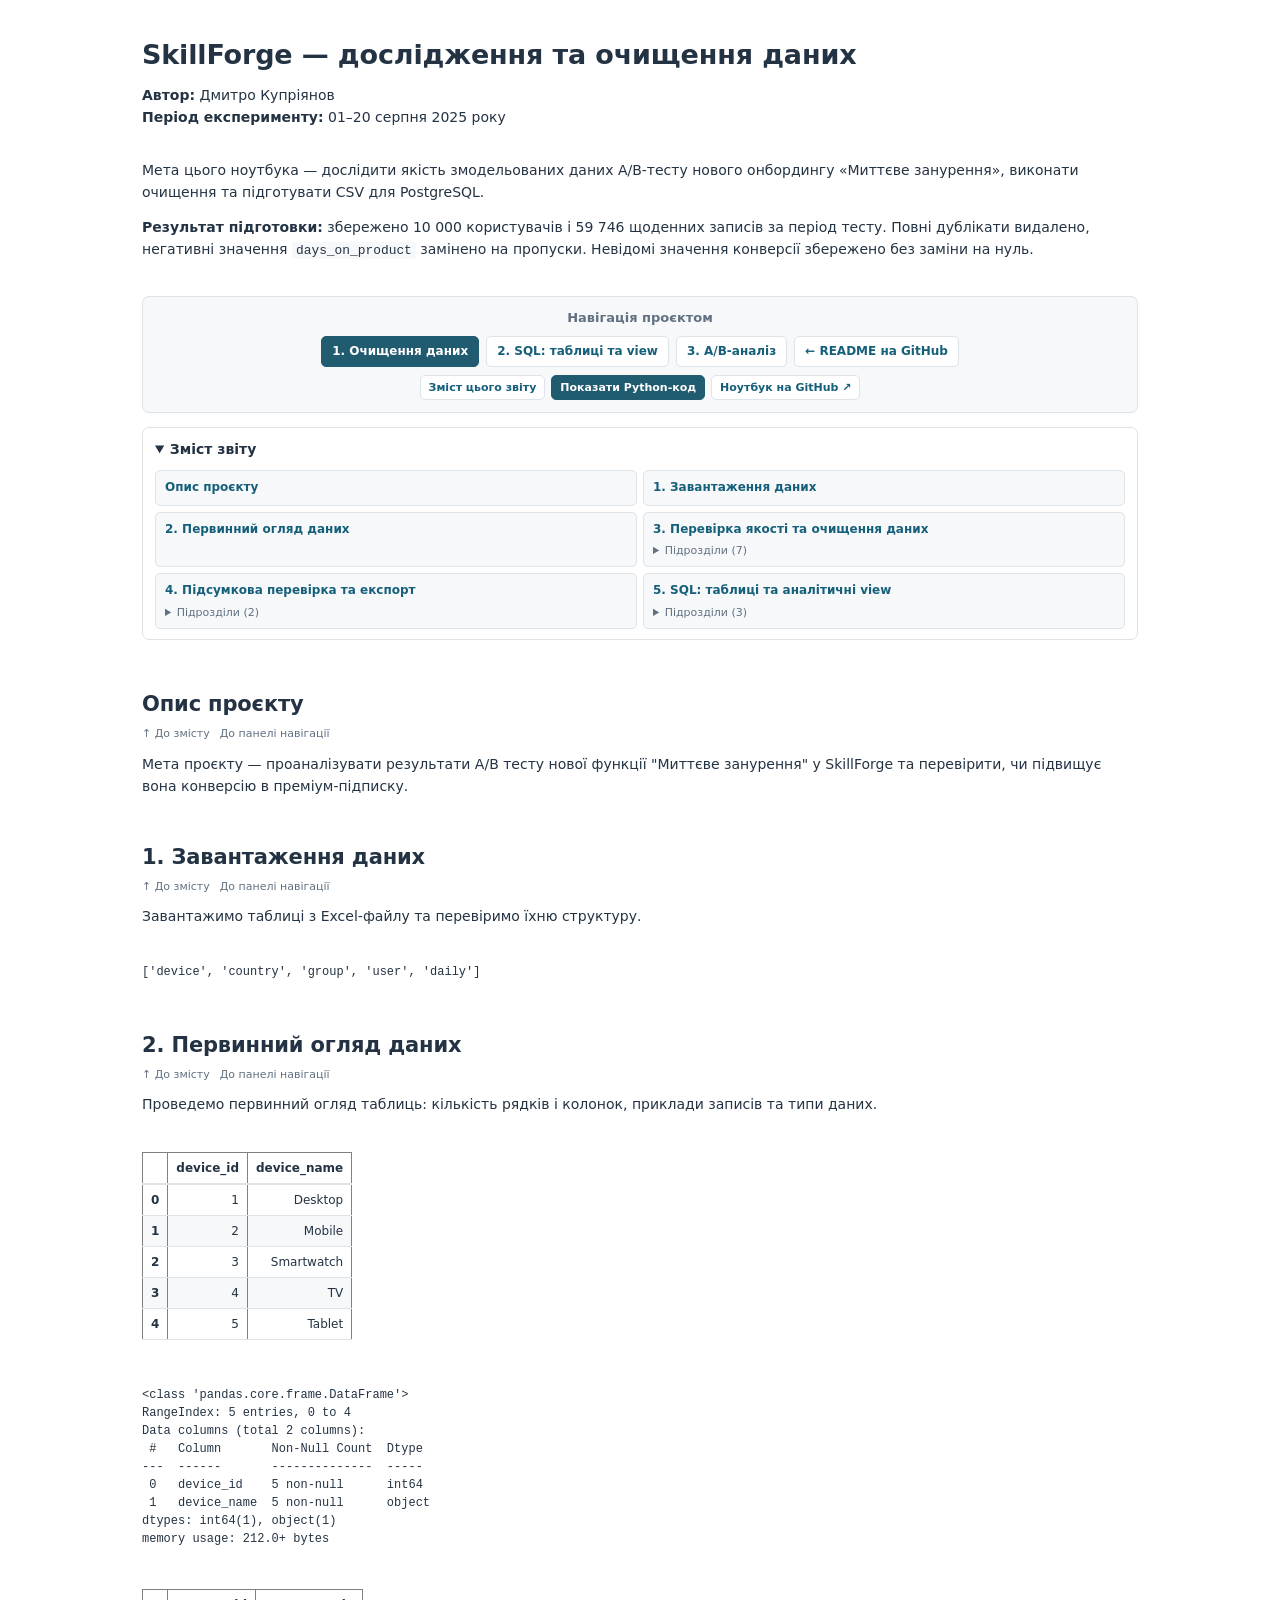
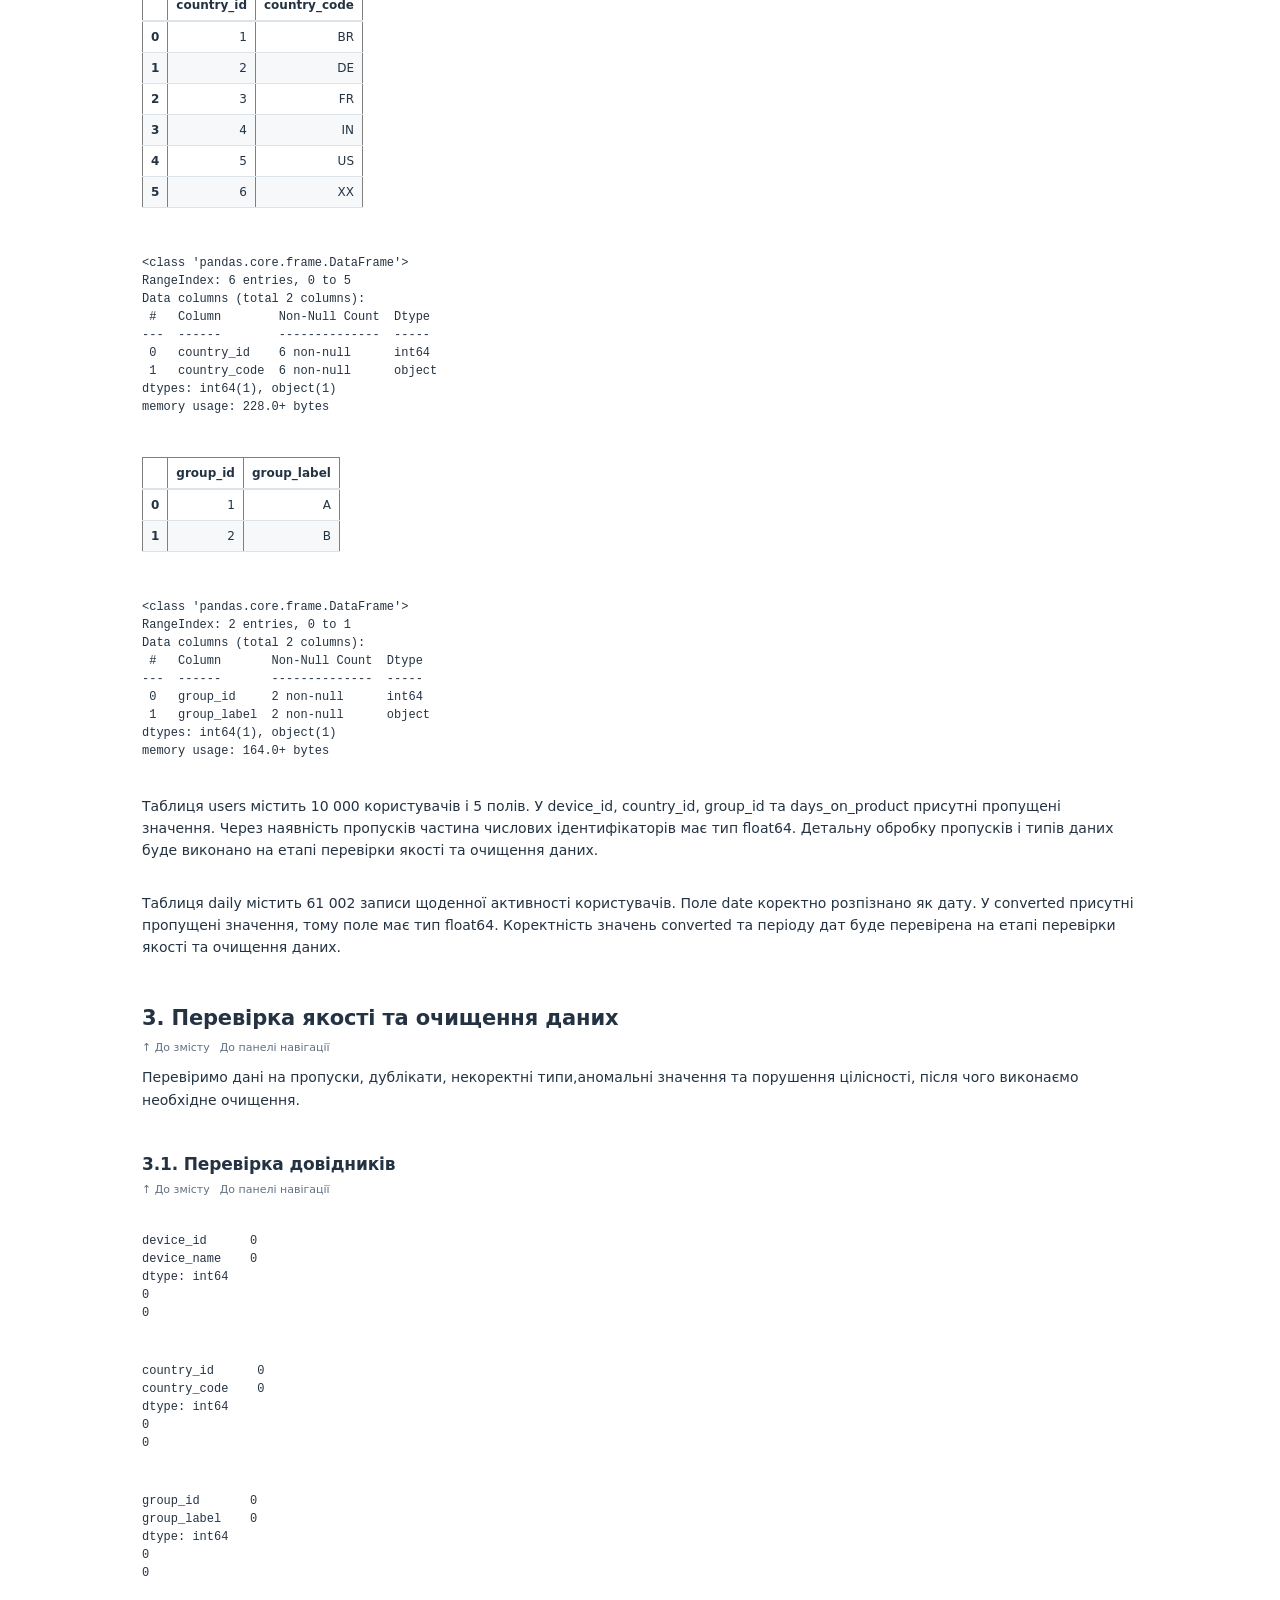
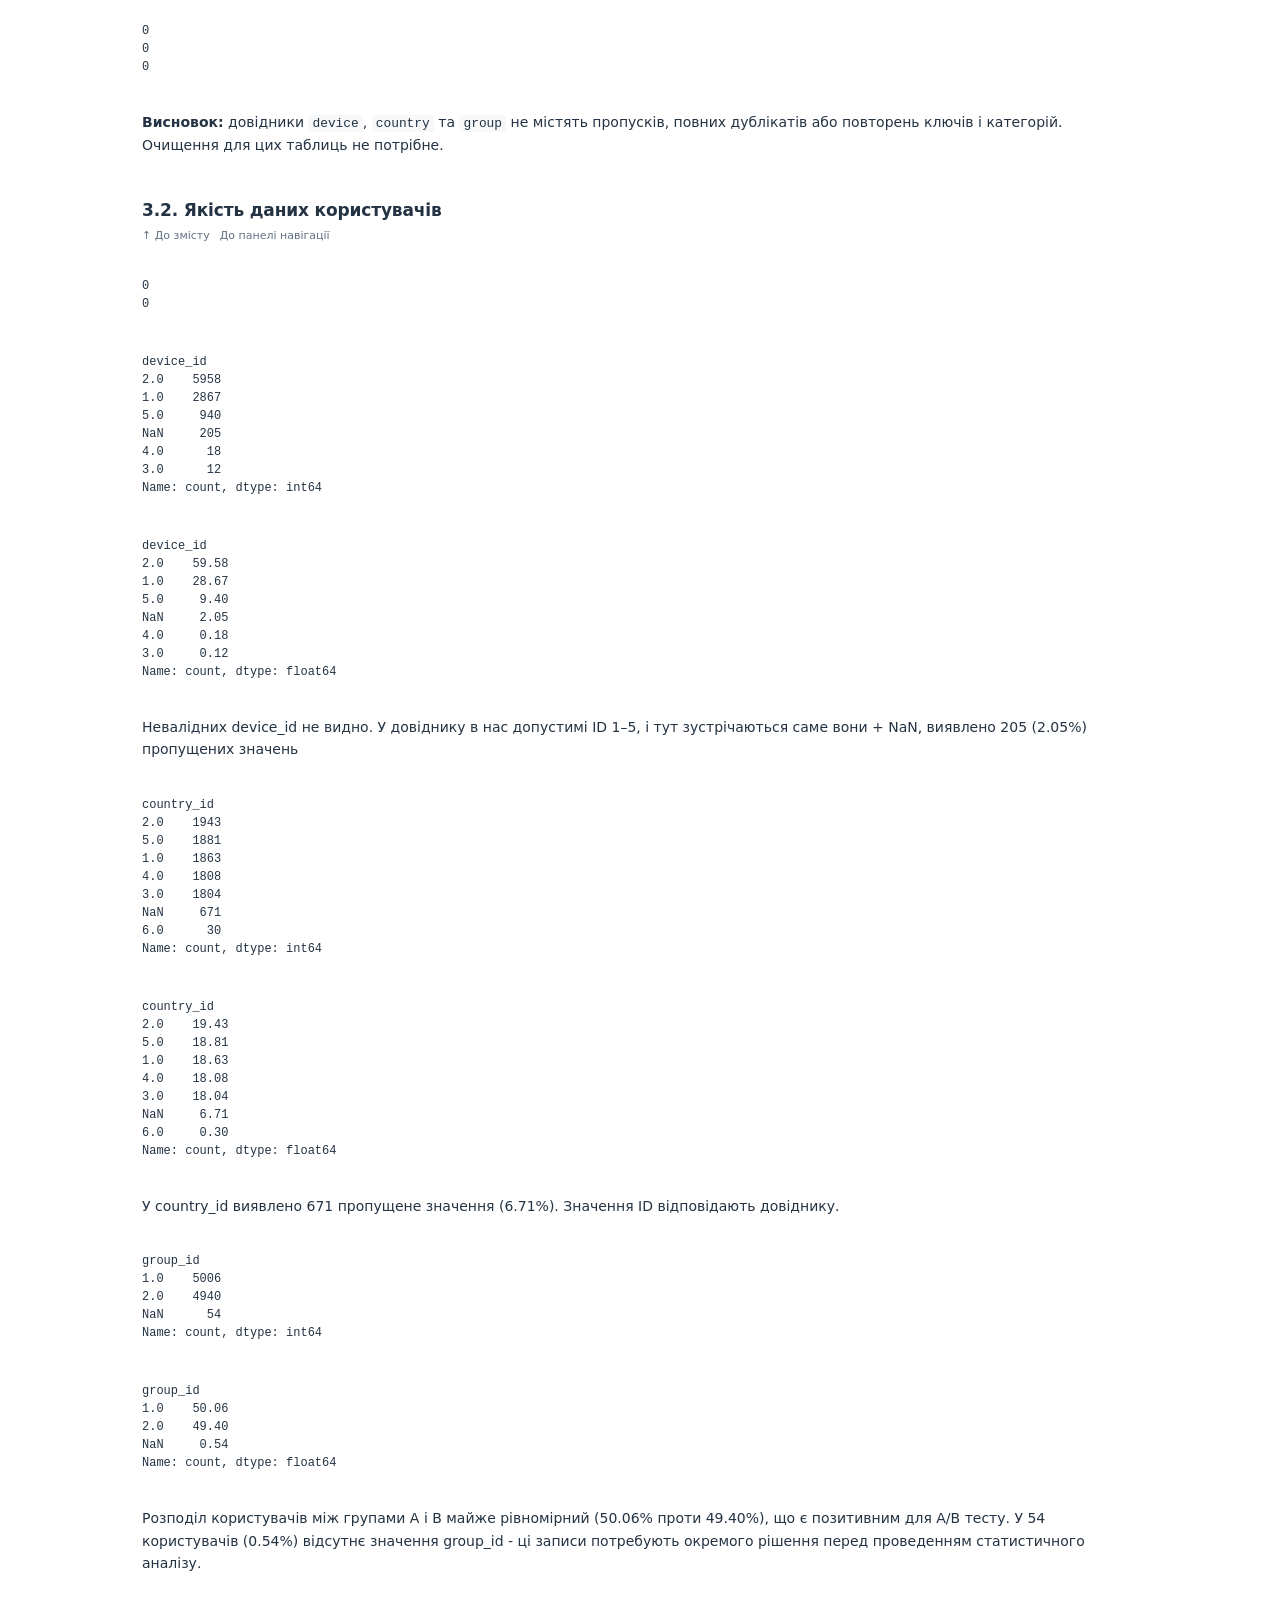
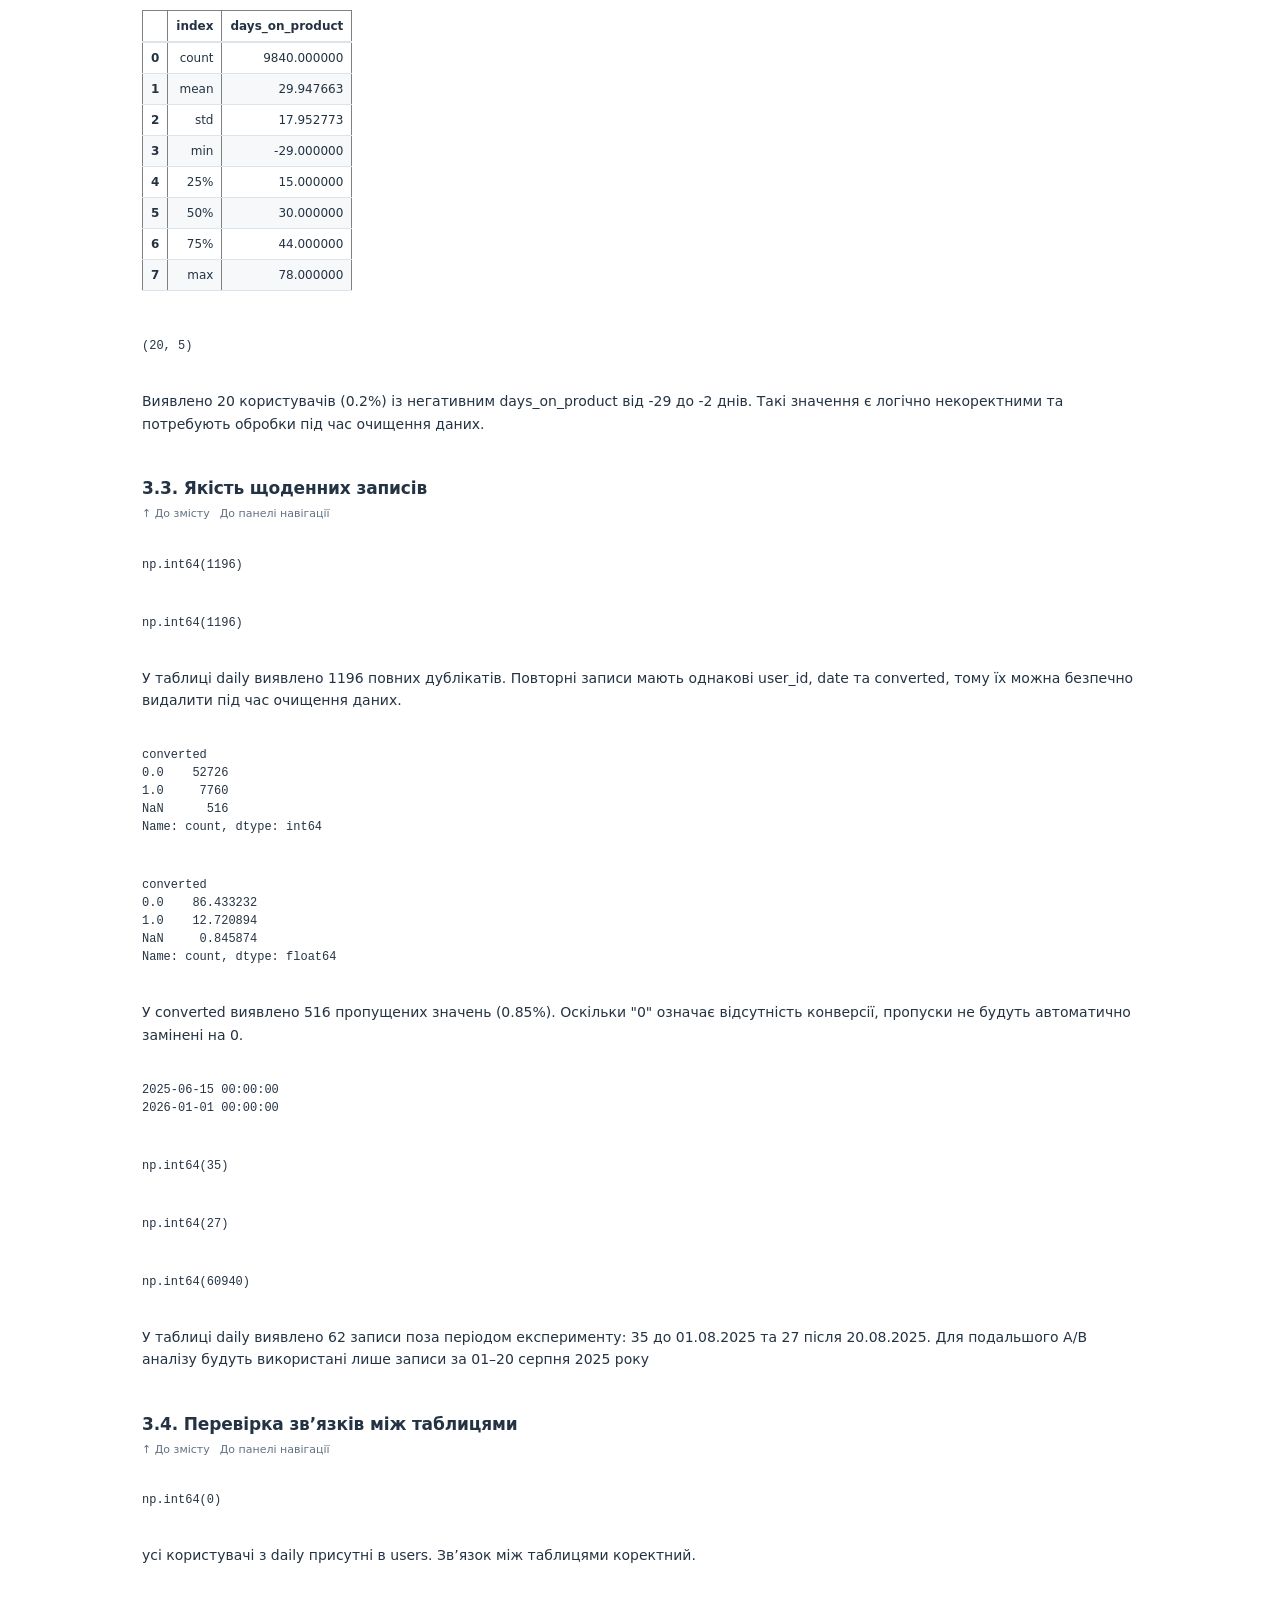
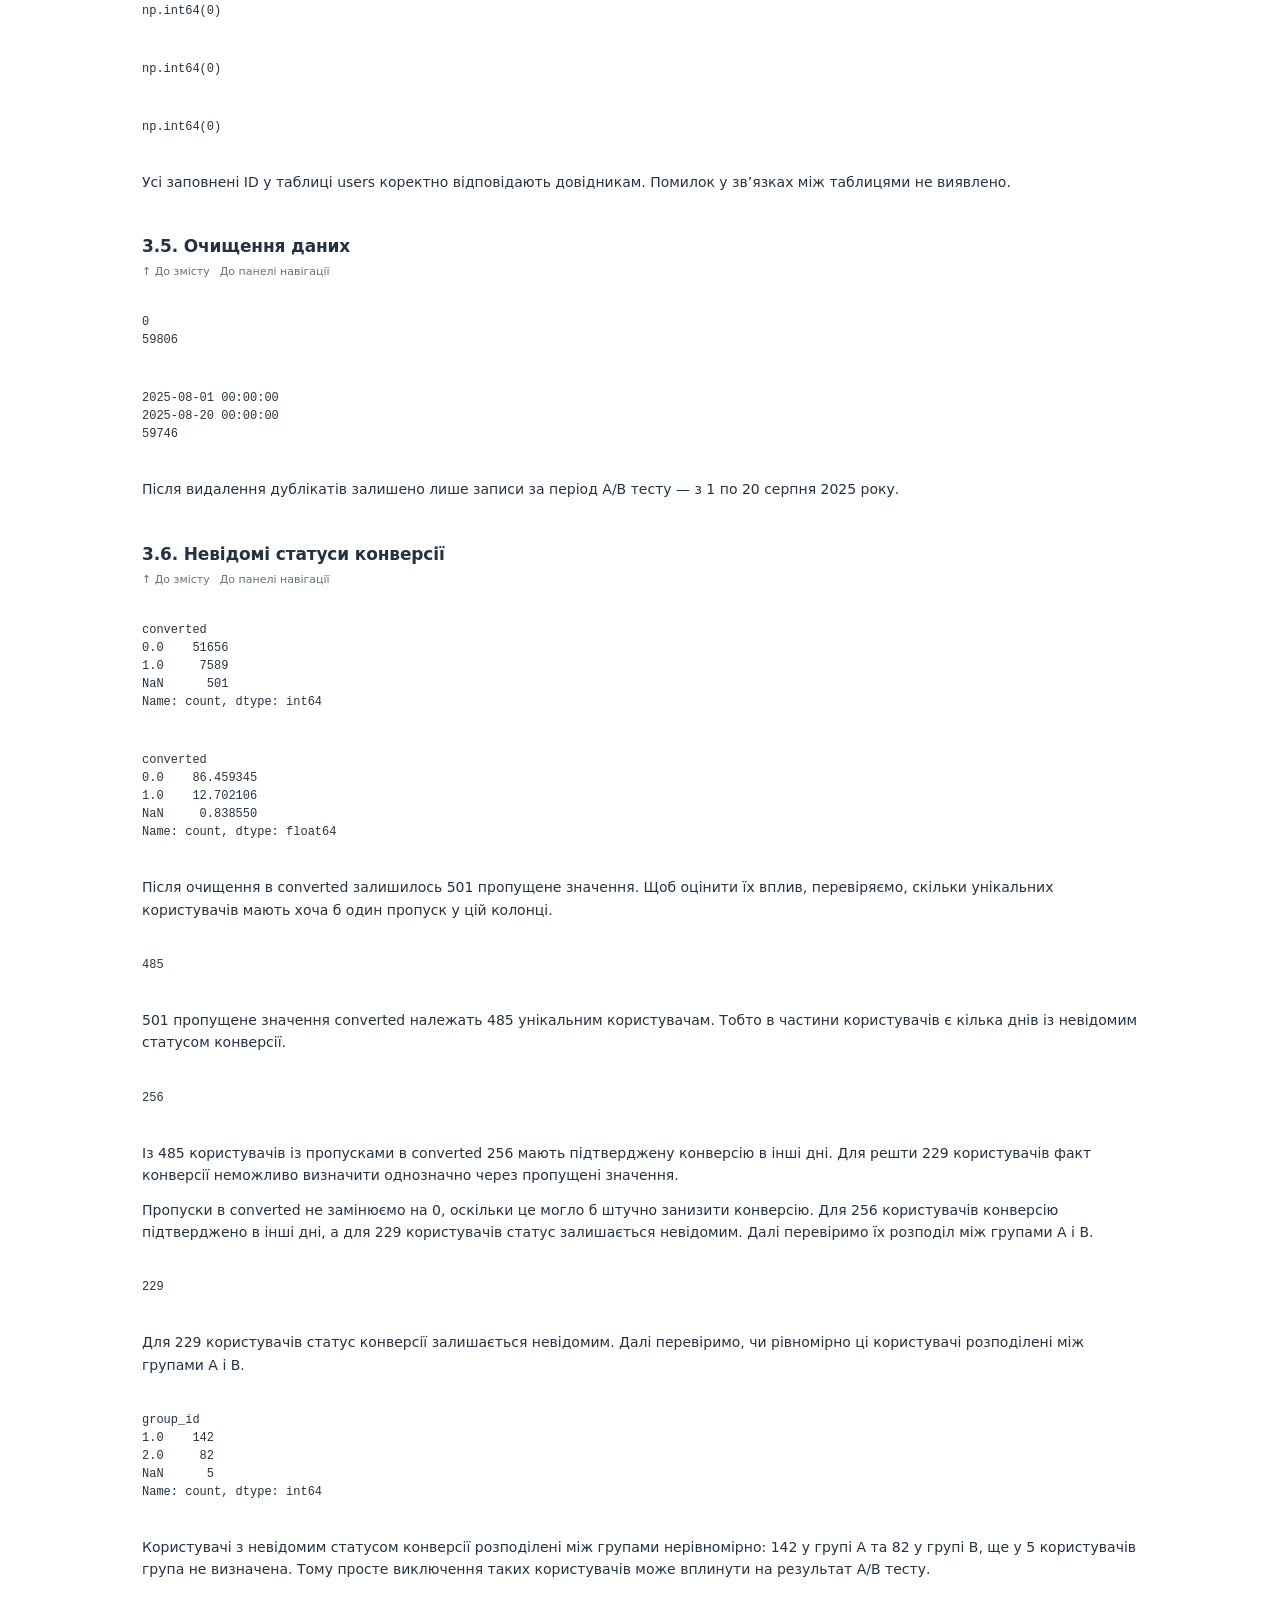
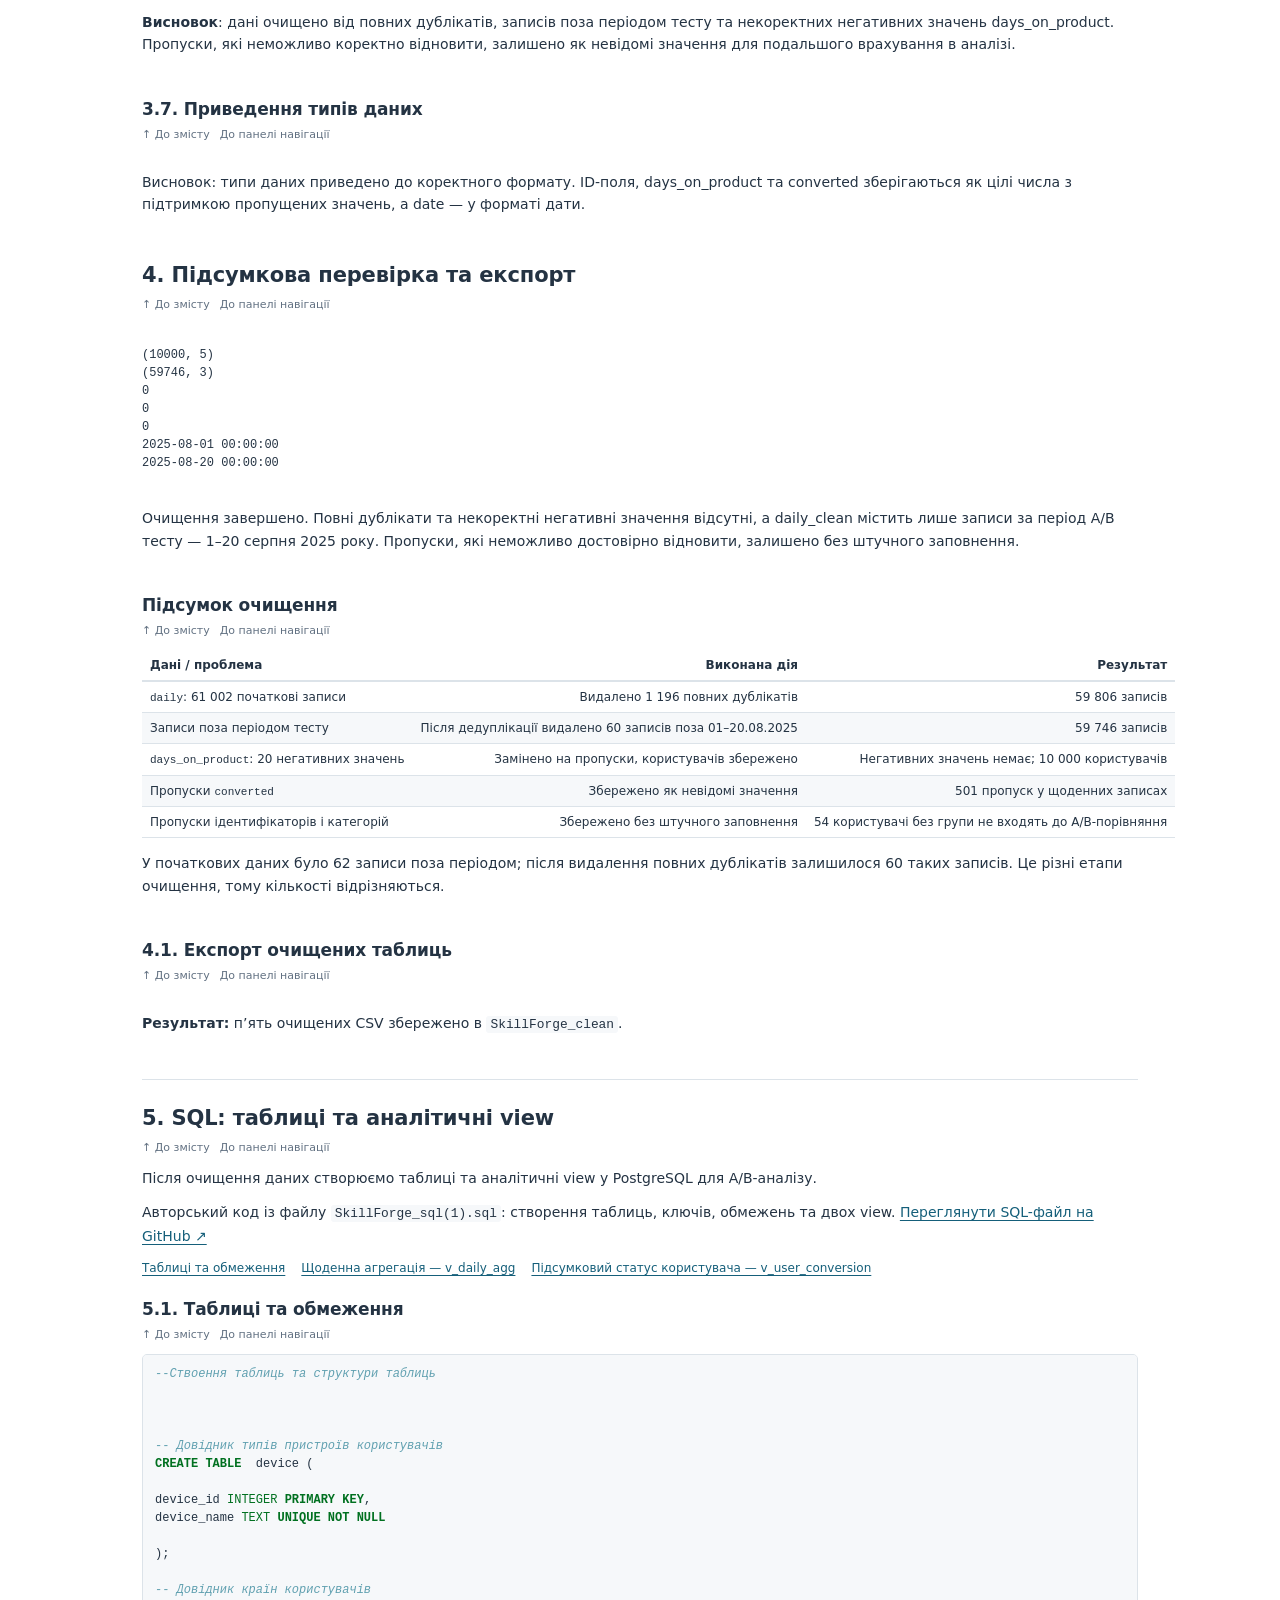
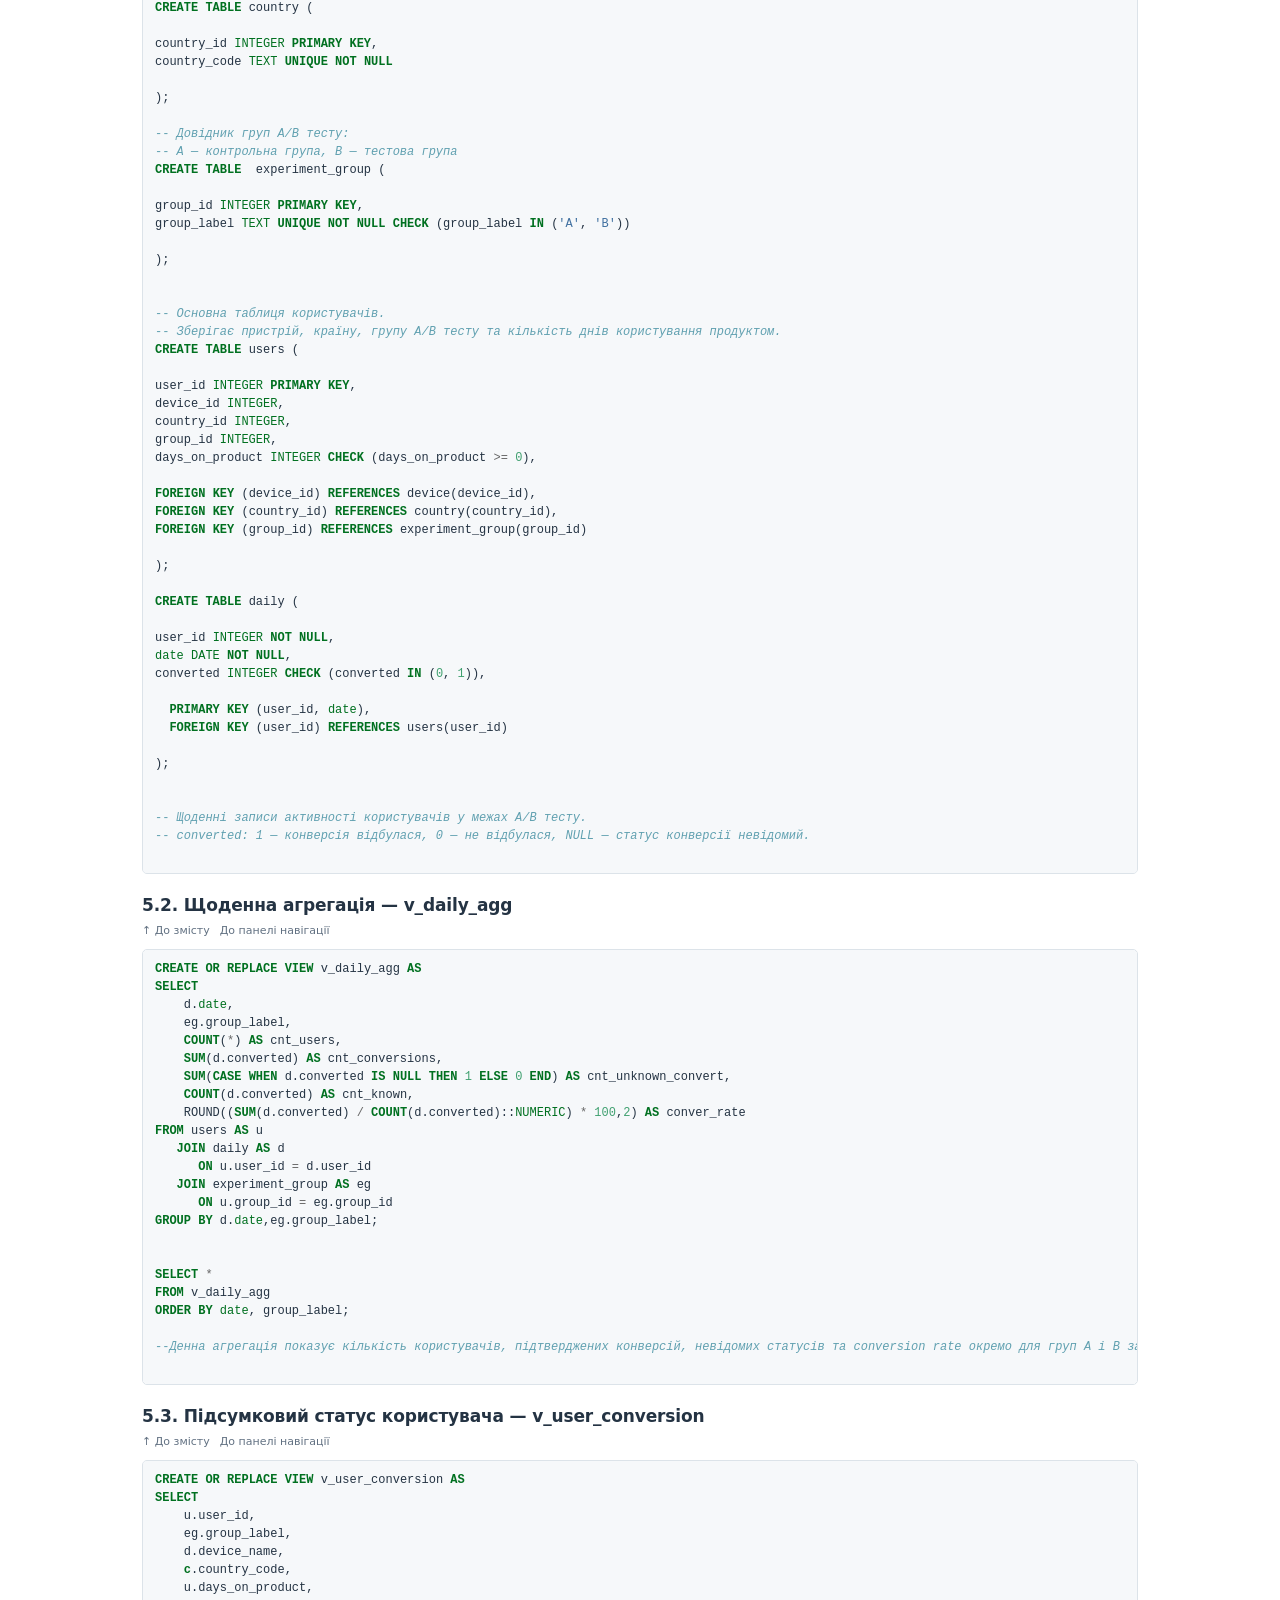
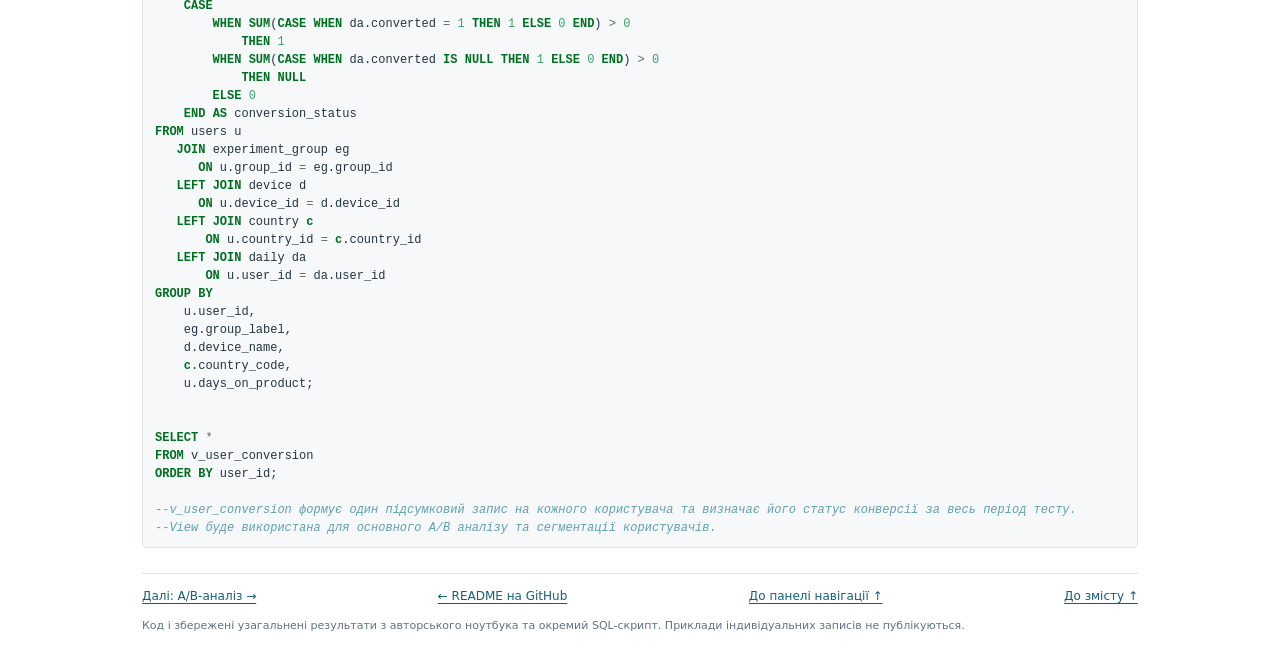
<file: docs/eda.html>
<!DOCTYPE html>

<html lang="uk"><head><meta charset="utf-8"/><meta content="width=device-width,initial-scale=1" name="viewport"/><meta content="SkillForge — дослідження та очищення даних ¶. HTML-версія авторського ноутбука зі змістом та переходами між етапами." name="description"/><title>SkillForge — дослідження та очищення даних ¶ · Дмитро Купріянов</title><style>pre { line-height: 125%; }
td.linenos .normal { color: #666666; background-color: transparent; padding-left: 5px; padding-right: 5px; }
span.linenos { color: #666666; background-color: transparent; padding-left: 5px; padding-right: 5px; }
td.linenos .special { color: #000000; background-color: #ffffc0; padding-left: 5px; padding-right: 5px; }
span.linenos.special { color: #000000; background-color: #ffffc0; padding-left: 5px; padding-right: 5px; }
.highlight .hll { background-color: #ffffcc }
.highlight { background: #f0f0f0; }
.highlight .c { color: #60A0B0; font-style: italic } /* Comment */
.highlight .err { border: 1px solid #F00 } /* Error */
.highlight .k { color: #007020; font-weight: bold } /* Keyword */
.highlight .o { color: #666 } /* Operator */
.highlight .ch { color: #60A0B0; font-style: italic } /* Comment.Hashbang */
.highlight .cm { color: #60A0B0; font-style: italic } /* Comment.Multiline */
.highlight .cp { color: #007020 } /* Comment.Preproc */
.highlight .cpf { color: #60A0B0; font-style: italic } /* Comment.PreprocFile */
.highlight .c1 { color: #60A0B0; font-style: italic } /* Comment.Single */
.highlight .cs { color: #60A0B0; background-color: #FFF0F0 } /* Comment.Special */
.highlight .gd { color: #A00000 } /* Generic.Deleted */
.highlight .ge { font-style: italic } /* Generic.Emph */
.highlight .ges { font-weight: bold; font-style: italic } /* Generic.EmphStrong */
.highlight .gr { color: #F00 } /* Generic.Error */
.highlight .gh { color: #000080; font-weight: bold } /* Generic.Heading */
.highlight .gi { color: #00A000 } /* Generic.Inserted */
.highlight .go { color: #888 } /* Generic.Output */
.highlight .gp { color: #C65D09; font-weight: bold } /* Generic.Prompt */
.highlight .gs { font-weight: bold } /* Generic.Strong */
.highlight .gu { color: #800080; font-weight: bold } /* Generic.Subheading */
.highlight .gt { color: #04D } /* Generic.Traceback */
.highlight .kc { color: #007020; font-weight: bold } /* Keyword.Constant */
.highlight .kd { color: #007020; font-weight: bold } /* Keyword.Declaration */
.highlight .kn { color: #007020; font-weight: bold } /* Keyword.Namespace */
.highlight .kp { color: #007020 } /* Keyword.Pseudo */
.highlight .kr { color: #007020; font-weight: bold } /* Keyword.Reserved */
.highlight .kt { color: #902000 } /* Keyword.Type */
.highlight .m { color: #40A070 } /* Literal.Number */
.highlight .s { color: #4070A0 } /* Literal.String */
.highlight .na { color: #4070A0 } /* Name.Attribute */
.highlight .nb { color: #007020 } /* Name.Builtin */
.highlight .nc { color: #0E84B5; font-weight: bold } /* Name.Class */
.highlight .no { color: #60ADD5 } /* Name.Constant */
.highlight .nd { color: #555; font-weight: bold } /* Name.Decorator */
.highlight .ni { color: #D55537; font-weight: bold } /* Name.Entity */
.highlight .ne { color: #007020 } /* Name.Exception */
.highlight .nf { color: #06287E } /* Name.Function */
.highlight .nl { color: #002070; font-weight: bold } /* Name.Label */
.highlight .nn { color: #0E84B5; font-weight: bold } /* Name.Namespace */
.highlight .nt { color: #062873; font-weight: bold } /* Name.Tag */
.highlight .nv { color: #BB60D5 } /* Name.Variable */
.highlight .ow { color: #007020; font-weight: bold } /* Operator.Word */
.highlight .w { color: #BBB } /* Text.Whitespace */
.highlight .mb { color: #40A070 } /* Literal.Number.Bin */
.highlight .mf { color: #40A070 } /* Literal.Number.Float */
.highlight .mh { color: #40A070 } /* Literal.Number.Hex */
.highlight .mi { color: #40A070 } /* Literal.Number.Integer */
.highlight .mo { color: #40A070 } /* Literal.Number.Oct */
.highlight .sa { color: #4070A0 } /* Literal.String.Affix */
.highlight .sb { color: #4070A0 } /* Literal.String.Backtick */
.highlight .sc { color: #4070A0 } /* Literal.String.Char */
.highlight .dl { color: #4070A0 } /* Literal.String.Delimiter */
.highlight .sd { color: #4070A0; font-style: italic } /* Literal.String.Doc */
.highlight .s2 { color: #4070A0 } /* Literal.String.Double */
.highlight .se { color: #4070A0; font-weight: bold } /* Literal.String.Escape */
.highlight .sh { color: #4070A0 } /* Literal.String.Heredoc */
.highlight .si { color: #70A0D0; font-style: italic } /* Literal.String.Interpol */
.highlight .sx { color: #C65D09 } /* Literal.String.Other */
.highlight .sr { color: #235388 } /* Literal.String.Regex */
.highlight .s1 { color: #4070A0 } /* Literal.String.Single */
.highlight .ss { color: #517918 } /* Literal.String.Symbol */
.highlight .bp { color: #007020 } /* Name.Builtin.Pseudo */
.highlight .fm { color: #06287E } /* Name.Function.Magic */
.highlight .vc { color: #BB60D5 } /* Name.Variable.Class */
.highlight .vg { color: #BB60D5 } /* Name.Variable.Global */
.highlight .vi { color: #BB60D5 } /* Name.Variable.Instance */
.highlight .vm { color: #BB60D5 } /* Name.Variable.Magic */
.highlight .il { color: #40A070 } /* Literal.Number.Integer.Long */

:root{color-scheme:light;--bg:#fff;--text:#243343;--muted:#627182;--line:#dce3e9;--panel:#f6f8fa;--link:#155f7a;--code:#f6f8fa;--toolbar-h:72px}
*{box-sizing:border-box}html{scroll-padding-top:0}body{margin:0;background:var(--bg);color:var(--text);font:14px/1.6 system-ui,-apple-system,BlinkMacSystemFont,"Segoe UI",sans-serif}
a{color:var(--link);text-underline-offset:3px}a:hover{text-decoration:underline}a:focus-visible,button:focus-visible,summary:focus-visible{outline:3px solid #c2822d;outline-offset:3px}
[id]{scroll-margin-top:calc(var(--toolbar-h) + 14px)}
.toolbar{position:sticky;top:0;z-index:100;background:var(--bg);border-bottom:1px solid var(--line)}
.toolbar-inner{max-width:1040px;margin:auto;padding:9px 22px;display:flex;align-items:center;justify-content:space-between;gap:8px 20px;flex-wrap:wrap;font-size:12px;line-height:1.4}
.report-switch,.report-tools{display:flex;gap:5px 12px;align-items:center;flex-wrap:wrap}.toolbar a{text-decoration:none;white-space:nowrap}.report-switch a{padding:5px 8px;border-radius:5px;font-weight:600}.report-switch a[aria-current=page]{background:var(--link);color:#fff}.report-tools button{background:var(--link);color:#fff;border:0;border-radius:5px;padding:6px 10px;font:600 12px/1.4 inherit;cursor:pointer}
main{max-width:1040px;margin:18px auto 40px;padding:0 22px;min-width:0}.cell{margin:0;padding:5px 0;min-width:0}.text_cell_render{padding:0;overflow-wrap:anywhere}
h1,h2,h3,h4{line-height:1.3;letter-spacing:-.15px;color:var(--text)}h1{font-size:27px;margin:8px 0 12px;font-weight:700}h2{font-size:21px;margin:24px 0 9px;font-weight:650}h3{font-size:17px;margin:20px 0 8px;font-weight:650}h4{font-size:15px;margin:16px 0 7px}p{margin:8px 0 12px}ul,ol{margin:8px 0 12px;padding-left:24px}li+li{margin-top:4px}blockquote{border-left:3px solid var(--line);margin:14px 0;padding:2px 14px;color:var(--muted)}
.anchor-link{display:none}.back-to-contents{font-size:11px;line-height:1.3;margin:2px 0 11px}.back-to-contents a{color:var(--muted);text-decoration:none}
.report-toc{margin:17px 0 22px;border:1px solid var(--line);border-radius:7px;padding:10px 12px;background:var(--bg)}.report-toc>details>summary{font-size:14px;font-weight:650;cursor:pointer}.toc-grid{display:grid;grid-template-columns:repeat(2,minmax(0,1fr));gap:6px;margin-top:10px}.toc-group{border:1px solid var(--line);border-radius:5px;padding:7px 9px;background:var(--panel);min-width:0}.toc-main{font-size:12px;font-weight:600;display:block;text-decoration:none}.toc-group details{font-size:11px;margin-top:3px}.toc-group summary{color:var(--muted);cursor:pointer}.toc-group ul{margin:5px 0 1px;padding-left:17px}.toc-group li{line-height:1.45;margin:4px 0}.toc-group a{overflow-wrap:anywhere}
.prompt{display:none}.input_area{border:1px solid var(--line);border-radius:5px;background:var(--code);overflow-x:auto;margin:2px 0 5px}.highlight{padding:9px 11px;background:var(--code)!important}.highlight pre{margin:0;white-space:pre;font:12px/1.5 ui-monospace,SFMono-Regular,Consolas,monospace;tab-size:4}.output_area{min-width:0;max-width:100%;overflow-x:auto;margin:5px 0 9px}.output_text pre{font:12px/1.5 ui-monospace,SFMono-Regular,Consolas,monospace;white-space:pre;margin:3px 0;padding:5px 0}.output_png img,.output_jpeg img{max-width:100%;height:auto;display:block;margin:10px 0}.output_html{overflow-x:auto;max-width:100%}table{border-collapse:collapse;margin:9px 0 14px;font-size:12px;line-height:1.5;max-width:100%;font-variant-numeric:tabular-nums}thead{border-bottom:2px solid var(--line)}th,td{padding:6px 8px;white-space:nowrap;border-bottom:1px solid var(--line);text-align:right}th:first-child,td:first-child{text-align:left}tbody tr:nth-child(even){background:var(--panel)}code{font-size:.92em}p code,li code{background:var(--panel);padding:1px 4px;border-radius:3px}.code-hidden .code_cell>.input,.code-hidden .code_cell.no-output{display:none}
.report-footer{border-top:1px solid var(--line);margin-top:25px;padding-top:13px;font-size:12px;color:var(--muted);display:flex;justify-content:space-between;gap:12px;flex-wrap:wrap}.scope-note{font-size:11px;color:var(--muted);margin:10px 0}.skip-link{position:absolute;left:8px;top:-80px}.skip-link:focus{top:8px;background:var(--bg);padding:8px;z-index:200}
@media(max-width:650px){.toolbar-inner{padding:8px 14px;gap:6px 12px}.report-switch,.report-tools{gap:5px 9px}main{padding:0 14px;margin-top:14px}h1{font-size:23px}h2{font-size:19px}h3{font-size:16px}.toc-grid{grid-template-columns:1fr}.report-toc{padding:9px 10px}.toc-group{padding:6px 8px}.toc-main{font-size:12px}.highlight pre,.output_text pre{font-size:11px}th,td{padding:5px 7px}.text_cell_render{overflow-x:auto}}
@media(prefers-color-scheme:dark){:root{color-scheme:dark;--bg:#15191e;--text:#e0e6ec;--muted:#a6b2bf;--line:#39434e;--panel:#20262d;--link:#79bed8;--code:#1d232a}.report-switch a[aria-current=page],.report-tools button{background:#205b70;color:#fff}.highlight,.highlight *{color:var(--text)!important}.highlight .c,.highlight .c1{color:#a6b2bf!important}.highlight .k,.highlight .kn{color:#94c9eb!important}.highlight .s,.highlight .s1,.highlight .s2{color:#b4d8ad!important}}
@media print{.toolbar,.back-to-contents,.report-footer,.report-toc{display:none}main{max-width:none;padding:0}body{font-size:11px}.code_cell{break-inside:avoid}}
</style><style>
[id]{scroll-margin-top:18px}
main{margin-top:24px}
.project-navigation{margin:17px auto 14px;padding:12px 14px;border:1px solid var(--line);border-radius:7px;background:var(--panel);text-align:center;position:static}
.project-navigation h2{font-size:13px;line-height:1.4;margin:0 0 9px;letter-spacing:0;font-weight:600;color:var(--muted)}
.project-links,.panel-tools{display:flex;justify-content:center;align-items:center;flex-wrap:wrap;gap:7px}
.project-links a,.panel-tools a,.panel-tools button{display:inline-block;border:1px solid var(--line);border-radius:5px;padding:6px 10px;text-decoration:none;background:var(--bg);color:var(--link);font:600 12px/1.4 system-ui,-apple-system,BlinkMacSystemFont,"Segoe UI",sans-serif;cursor:pointer}
.project-links a[aria-current=page],.panel-tools button{background:#205b70;border-color:#205b70;color:#fff}
.panel-tools{margin-top:8px;gap:6px}.panel-tools a,.panel-tools button{padding:4px 8px;font-size:11px}.project-links a:hover,.panel-tools a:hover{text-decoration:underline}
.report-toc{margin-top:12px}.back-to-contents{display:flex;gap:10px;flex-wrap:wrap}
.sql-section{border-top:1px solid var(--line);margin-top:26px;padding-top:6px}.sql-section h2{margin-top:19px}
.sql-shortcuts{display:flex;gap:8px 16px;flex-wrap:wrap;font-size:12px;margin:12px 0 17px}
.sql-code{max-width:100%;overflow-x:auto;border:1px solid var(--line);border-radius:5px;background:var(--code);margin:9px 0 20px}.sql-code .highlight{padding:10px 12px}.sql-code pre{margin:0;white-space:pre;font:12px/1.5 ui-monospace,SFMono-Regular,Consolas,monospace}
.report-footer a{font-size:12px}
@media(max-width:650px){main{margin-top:16px}.project-navigation{padding:10px 8px}.project-links{gap:6px}.project-links a{padding:6px 8px;font-size:11px}.panel-tools a,.panel-tools button{font-size:10px}.sql-code pre{font-size:11px}}
@media print{.project-navigation,.sql-shortcuts{display:none}}
</style></head><body data-report="eda"><a class="skip-link" href="#notebook">Перейти до аналізу</a><main id="notebook"><div class="cell border-box-sizing text_cell rendered" id="cell-id=969448e9"><div class="inner_cell">
<div class="text_cell_render border-box-sizing rendered_html">
<h1 id="SkillForge-%E2%80%94-%D0%B4%D0%BE%D1%81%D0%BB%D1%96%D0%B4%D0%B6%D0%B5%D0%BD%D0%BD%D1%8F-%D1%82%D0%B0-%D0%BE%D1%87%D0%B8%D1%89%D0%B5%D0%BD%D0%BD%D1%8F-%D0%B4%D0%B0%D0%BD%D0%B8%D1%85">SkillForge — дослідження та очищення даних<a class="anchor-link" href="#SkillForge-%E2%80%94-%D0%B4%D0%BE%D1%81%D0%BB%D1%96%D0%B4%D0%B6%D0%B5%D0%BD%D0%BD%D1%8F-%D1%82%D0%B0-%D0%BE%D1%87%D0%B8%D1%89%D0%B5%D0%BD%D0%BD%D1%8F-%D0%B4%D0%B0%D0%BD%D0%B8%D1%85">¶</a></h1><p><strong>Автор:</strong> Дмитро Купріянов<br/>
<strong>Період експерименту:</strong> 01–20 серпня 2025 року</p>
</div>
</div>
</div>
<div class="cell border-box-sizing text_cell rendered" id="cell-id=ef764728"><div class="inner_cell">
<div class="text_cell_render border-box-sizing rendered_html">
<p>Мета цього ноутбука — дослідити якість змодельованих даних A/B-тесту нового онбордингу «Миттєве занурення», виконати очищення та підготувати CSV для PostgreSQL.</p>
<p><strong>Результат підготовки:</strong> збережено 10 000 користувачів і 59 746 щоденних записів за період тесту. Повні дублікати видалено, негативні значення <code>days_on_product</code> замінено на пропуски. Невідомі значення конверсії збережено без заміни на нуль.</p>
</div>
</div>
</div>
<nav aria-labelledby="project-navigation-title" class="project-navigation" id="project-navigation"><h2 id="project-navigation-title">Навігація проєктом</h2><div class="project-links"><a aria-current="page" data-stage="eda" href="eda.html">1. Очищення даних</a><a data-stage="sql" href="eda.html#sql">2. SQL: таблиці та view</a><a data-stage="ab" href="index.html">3. A/B-аналіз</a><a class="readme-link" href="https://github.com/djon-sql/skillforge-ab-test-analysis">← README на GitHub</a></div><div class="panel-tools"><a href="#report-contents">Зміст цього звіту</a><button aria-pressed="false" hidden="" id="code-toggle" type="button">Показати Python-код</button><a href="https://github.com/djon-sql/skillforge-ab-test-analysis/blob/main/notebooks/SkillForge_Kupriyanov_eda_cleaning.ipynb">Ноутбук на GitHub ↗</a></div></nav><nav aria-label="Зміст звіту" class="report-toc" id="report-contents"><details open=""><summary>Зміст звіту</summary><div class="toc-grid"><div class="toc-group"><a class="toc-main" href="#context">Опис проєкту</a></div><div class="toc-group"><a class="toc-main" href="#load-data">1. Завантаження даних</a></div><div class="toc-group"><a class="toc-main" href="#initial-review">2. Первинний огляд даних</a></div><div class="toc-group"><a class="toc-main" href="#data-quality">3. Перевірка якості та очищення даних</a><details><summary>Підрозділи (7)</summary><ul><li><a href="#section-3-1">3.1. Перевірка довідників</a></li><li><a href="#section-3-2">3.2. Якість даних користувачів</a></li><li><a href="#section-3-3">3.3. Якість щоденних записів</a></li><li><a href="#section-3-4">3.4. Перевірка зв’язків між таблицями</a></li><li><a href="#section-3-5">3.5. Очищення даних</a></li><li><a href="#section-3-6">3.6. Невідомі статуси конверсії</a></li><li><a href="#section-3-7">3.7. Приведення типів даних</a></li></ul></details></div><div class="toc-group"><a class="toc-main" href="#export">4. Підсумкова перевірка та експорт</a><details><summary>Підрозділи (2)</summary><ul><li><a href="#cleaning-summary">Підсумок очищення</a></li><li><a href="#section-4-1">4.1. Експорт очищених таблиць</a></li></ul></details></div><div class="toc-group"><a class="toc-main" href="#sql">5. SQL: таблиці та аналітичні view</a><details><summary>Підрозділи (3)</summary><ul><li><a href="#sql-schema">5.1. Таблиці та обмеження</a></li><li><a href="#sql-daily">5.2. Щоденна агрегація — v_daily_agg</a></li><li><a href="#sql-users">5.3. Підсумковий статус користувача — v_user_conversion</a></li></ul></details></div></div></details></nav><div class="cell border-box-sizing text_cell rendered" id="cell-id=sf-eda-section-overview"><div class="inner_cell">
<div class="text_cell_render border-box-sizing rendered_html">
<h2 id="context">Опис проєкту</h2><p class="back-to-contents"><a href="#report-contents">↑ До змісту</a><a href="#project-navigation">До панелі навігації</a></p><p>Мета проєкту — проаналізувати результати A/B тесту нової функції
"Миттєве занурення" у SkillForge та перевірити, чи підвищує вона
конверсію в преміум-підписку.</p>
</div>
</div>
</div>
<div class="cell border-box-sizing text_cell rendered" id="cell-id=sf-eda-section-1"><div class="inner_cell">
<div class="text_cell_render border-box-sizing rendered_html">
<h2 id="load-data">1. Завантаження даних</h2><p class="back-to-contents"><a href="#report-contents">↑ До змісту</a><a href="#project-navigation">До панелі навігації</a></p><p>Завантажимо таблиці з Excel-файлу та перевіримо їхню структуру.</p>
</div>
</div>
</div>
<div class="cell border-box-sizing code_cell rendered no-output" id="cell-id=98e862ee-b4d4-4d82-97cd-6f73a931bd28">
<div class="input">
<div class="inner_cell">
<div class="input_area">
<div class="highlight hl-ipython3"><pre><span></span><span class="kn">import</span><span class="w"> </span><span class="nn">pandas</span><span class="w"> </span><span class="k">as</span><span class="w"> </span><span class="nn">pd</span>
</pre></div>
</div>
</div>
</div>
</div>
<div class="cell border-box-sizing code_cell rendered" id="cell-id=6323bb72-0b63-4fef-88b0-a9d199456141">
<div class="input">
<div class="inner_cell">
<div class="input_area">
<div class="highlight hl-ipython3"><pre><span></span><span class="n">file_path</span> <span class="o">=</span> <span class="s1">'SkillForge.xlsx'</span>
<span class="n">xls</span> <span class="o">=</span> <span class="n">pd</span><span class="o">.</span><span class="n">ExcelFile</span><span class="p">(</span><span class="n">file_path</span><span class="p">)</span>
<span class="n">xls</span><span class="o">.</span><span class="n">sheet_names</span>
</pre></div>
</div>
</div>
</div>
<div class="output_wrapper">
<div class="output">
<div class="output_area">
<div class="output_text output_subarea output_execute_result">
<pre>['device', 'country', 'group', 'user', 'daily']</pre>
</div>
</div>
</div>
</div>
</div>
<div class="cell border-box-sizing code_cell rendered no-output" id="cell-id=c6accc47-5399-4f1f-8a55-275f70d9ef77">
<div class="input">
<div class="inner_cell">
<div class="input_area">
<div class="highlight hl-ipython3"><pre><span></span><span class="n">device</span> <span class="o">=</span> <span class="n">pd</span><span class="o">.</span><span class="n">read_excel</span><span class="p">(</span><span class="n">file_path</span><span class="p">,</span> <span class="n">sheet_name</span> <span class="o">=</span><span class="s1">'device'</span><span class="p">)</span>
<span class="n">country</span> <span class="o">=</span> <span class="n">pd</span><span class="o">.</span><span class="n">read_excel</span><span class="p">(</span><span class="n">file_path</span><span class="p">,</span> <span class="n">sheet_name</span> <span class="o">=</span><span class="s1">'country'</span><span class="p">)</span>
<span class="n">group</span> <span class="o">=</span> <span class="n">pd</span><span class="o">.</span><span class="n">read_excel</span><span class="p">(</span><span class="n">file_path</span><span class="p">,</span> <span class="n">sheet_name</span> <span class="o">=</span><span class="s1">'group'</span><span class="p">)</span>
<span class="n">users</span> <span class="o">=</span> <span class="n">pd</span><span class="o">.</span><span class="n">read_excel</span><span class="p">(</span><span class="n">file_path</span><span class="p">,</span> <span class="n">sheet_name</span> <span class="o">=</span><span class="s1">'user'</span><span class="p">)</span>
<span class="n">daily</span> <span class="o">=</span> <span class="n">pd</span><span class="o">.</span><span class="n">read_excel</span><span class="p">(</span><span class="n">file_path</span><span class="p">,</span> <span class="n">sheet_name</span> <span class="o">=</span><span class="s1">'daily'</span><span class="p">)</span>
</pre></div>
</div>
</div>
</div>
</div>
<div class="cell border-box-sizing text_cell rendered" id="cell-id=sf-eda-section-2"><div class="inner_cell">
<div class="text_cell_render border-box-sizing rendered_html">
<h2 id="initial-review">2. Первинний огляд даних</h2><p class="back-to-contents"><a href="#report-contents">↑ До змісту</a><a href="#project-navigation">До панелі навігації</a></p><p>Проведемо первинний огляд таблиць: кількість рядків і колонок, приклади записів та типи даних.</p>
</div>
</div>
</div>
<div class="cell border-box-sizing code_cell rendered" id="cell-id=18a5aee1-3b4d-489c-9ab1-5185d9de7c26">
<div class="input">
<div class="inner_cell">
<div class="input_area">
<div class="highlight hl-ipython3"><pre><span></span><span class="n">device</span>
</pre></div>
</div>
</div>
</div>
<div class="output_wrapper">
<div class="output">
<div class="output_area">
<div class="output_html rendered_html output_subarea output_execute_result"><div>
<style scoped="">
    .dataframe tbody tr th:only-of-type {
        vertical-align: middle;
    }

    .dataframe tbody tr th {
        vertical-align: top;
    }

    .dataframe thead th {
        text-align: right;
    }
</style>
<table border="1" class="dataframe">
<thead>
<tr style="text-align: right;">
<th></th>
<th>device_id</th>
<th>device_name</th>
</tr>
</thead>
<tbody>
<tr>
<th>0</th>
<td>1</td>
<td>Desktop</td>
</tr>
<tr>
<th>1</th>
<td>2</td>
<td>Mobile</td>
</tr>
<tr>
<th>2</th>
<td>3</td>
<td>Smartwatch</td>
</tr>
<tr>
<th>3</th>
<td>4</td>
<td>TV</td>
</tr>
<tr>
<th>4</th>
<td>5</td>
<td>Tablet</td>
</tr>
</tbody>
</table>
</div></div>
</div>
</div>
</div>
</div>
<div class="cell border-box-sizing code_cell rendered" id="cell-id=96299272-fbcf-4879-bfcb-f49c16434c13">
<div class="input">
<div class="inner_cell">
<div class="input_area">
<div class="highlight hl-ipython3"><pre><span></span><span class="n">device</span><span class="o">.</span><span class="n">info</span><span class="p">()</span>
</pre></div>
</div>
</div>
</div>
<div class="output_wrapper">
<div class="output">
<div class="output_area">
<div class="output_subarea output_stream output_stdout output_text">
<pre>&lt;class 'pandas.core.frame.DataFrame'&gt;
RangeIndex: 5 entries, 0 to 4
Data columns (total 2 columns):
 #   Column       Non-Null Count  Dtype 
---  ------       --------------  ----- 
 0   device_id    5 non-null      int64 
 1   device_name  5 non-null      object
dtypes: int64(1), object(1)
memory usage: 212.0+ bytes
</pre>
</div>
</div>
</div>
</div>
</div>
<div class="cell border-box-sizing code_cell rendered" id="cell-id=76c8312e-8347-44e6-a557-489e2cdd1508">
<div class="input">
<div class="inner_cell">
<div class="input_area">
<div class="highlight hl-ipython3"><pre><span></span><span class="n">country</span>
</pre></div>
</div>
</div>
</div>
<div class="output_wrapper">
<div class="output">
<div class="output_area">
<div class="output_html rendered_html output_subarea output_execute_result"><div>
<style scoped="">
    .dataframe tbody tr th:only-of-type {
        vertical-align: middle;
    }

    .dataframe tbody tr th {
        vertical-align: top;
    }

    .dataframe thead th {
        text-align: right;
    }
</style>
<table border="1" class="dataframe">
<thead>
<tr style="text-align: right;">
<th></th>
<th>country_id</th>
<th>country_code</th>
</tr>
</thead>
<tbody>
<tr>
<th>0</th>
<td>1</td>
<td>BR</td>
</tr>
<tr>
<th>1</th>
<td>2</td>
<td>DE</td>
</tr>
<tr>
<th>2</th>
<td>3</td>
<td>FR</td>
</tr>
<tr>
<th>3</th>
<td>4</td>
<td>IN</td>
</tr>
<tr>
<th>4</th>
<td>5</td>
<td>US</td>
</tr>
<tr>
<th>5</th>
<td>6</td>
<td>XX</td>
</tr>
</tbody>
</table>
</div></div>
</div>
</div>
</div>
</div>
<div class="cell border-box-sizing code_cell rendered" id="cell-id=d64f9c39-d276-4461-a620-76d4dd5407d4">
<div class="input">
<div class="inner_cell">
<div class="input_area">
<div class="highlight hl-ipython3"><pre><span></span><span class="n">country</span><span class="o">.</span><span class="n">info</span><span class="p">()</span>
</pre></div>
</div>
</div>
</div>
<div class="output_wrapper">
<div class="output">
<div class="output_area">
<div class="output_subarea output_stream output_stdout output_text">
<pre>&lt;class 'pandas.core.frame.DataFrame'&gt;
RangeIndex: 6 entries, 0 to 5
Data columns (total 2 columns):
 #   Column        Non-Null Count  Dtype 
---  ------        --------------  ----- 
 0   country_id    6 non-null      int64 
 1   country_code  6 non-null      object
dtypes: int64(1), object(1)
memory usage: 228.0+ bytes
</pre>
</div>
</div>
</div>
</div>
</div>
<div class="cell border-box-sizing code_cell rendered" id="cell-id=50505d09-4774-419c-b2c0-3194d3a73193">
<div class="input">
<div class="inner_cell">
<div class="input_area">
<div class="highlight hl-ipython3"><pre><span></span><span class="n">group</span>
</pre></div>
</div>
</div>
</div>
<div class="output_wrapper">
<div class="output">
<div class="output_area">
<div class="output_html rendered_html output_subarea output_execute_result"><div>
<style scoped="">
    .dataframe tbody tr th:only-of-type {
        vertical-align: middle;
    }

    .dataframe tbody tr th {
        vertical-align: top;
    }

    .dataframe thead th {
        text-align: right;
    }
</style>
<table border="1" class="dataframe">
<thead>
<tr style="text-align: right;">
<th></th>
<th>group_id</th>
<th>group_label</th>
</tr>
</thead>
<tbody>
<tr>
<th>0</th>
<td>1</td>
<td>A</td>
</tr>
<tr>
<th>1</th>
<td>2</td>
<td>B</td>
</tr>
</tbody>
</table>
</div></div>
</div>
</div>
</div>
</div>
<div class="cell border-box-sizing code_cell rendered" id="cell-id=6223d91e-d816-45ba-ab33-c9ee79b2df7e">
<div class="input">
<div class="inner_cell">
<div class="input_area">
<div class="highlight hl-ipython3"><pre><span></span><span class="n">group</span><span class="o">.</span><span class="n">info</span><span class="p">()</span>
</pre></div>
</div>
</div>
</div>
<div class="output_wrapper">
<div class="output">
<div class="output_area">
<div class="output_subarea output_stream output_stdout output_text">
<pre>&lt;class 'pandas.core.frame.DataFrame'&gt;
RangeIndex: 2 entries, 0 to 1
Data columns (total 2 columns):
 #   Column       Non-Null Count  Dtype 
---  ------       --------------  ----- 
 0   group_id     2 non-null      int64 
 1   group_label  2 non-null      object
dtypes: int64(1), object(1)
memory usage: 164.0+ bytes
</pre>
</div>
</div>
</div>
</div>
</div>
<div class="cell border-box-sizing code_cell rendered no-output" id="cell-id=1f7851e2-2270-471d-92c2-eba85b82dbbd">
<div class="input">
<div class="inner_cell">
<div class="input_area">
<div class="highlight hl-ipython3"><pre><span></span><span class="n">users</span><span class="o">.</span><span class="n">head</span><span class="p">()</span>
</pre></div>
</div>
</div>
</div>
</div>
<div class="cell border-box-sizing code_cell rendered no-output" id="cell-id=d5363e4c-7324-4d46-a239-bfb3e6055e3d">
<div class="input">
<div class="inner_cell">
<div class="input_area">
<div class="highlight hl-ipython3"><pre><span></span><span class="n">users</span><span class="o">.</span><span class="n">info</span><span class="p">()</span>
</pre></div>
</div>
</div>
</div>
</div>
<div class="cell border-box-sizing text_cell rendered" id="cell-id=a00c676e"><div class="inner_cell">
<div class="text_cell_render border-box-sizing rendered_html">
<p>Таблиця users містить 10 000 користувачів і 5 полів. У device_id, country_id, group_id та days_on_product присутні пропущені значення. Через наявність пропусків частина числових ідентифікаторів має тип float64. Детальну обробку пропусків і типів даних буде виконано на етапі перевірки якості та очищення даних.</p>
</div>
</div>
</div>
<div class="cell border-box-sizing code_cell rendered no-output" id="cell-id=882ef59f-a40d-4497-b810-5ca16d5a4820">
<div class="input">
<div class="inner_cell">
<div class="input_area">
<div class="highlight hl-ipython3"><pre><span></span><span class="n">daily</span><span class="o">.</span><span class="n">head</span><span class="p">()</span>
</pre></div>
</div>
</div>
</div>
</div>
<div class="cell border-box-sizing code_cell rendered no-output" id="cell-id=ecc98b21-1895-418d-bf7b-12256dabcecc">
<div class="input">
<div class="inner_cell">
<div class="input_area">
<div class="highlight hl-ipython3"><pre><span></span><span class="n">daily</span><span class="o">.</span><span class="n">info</span><span class="p">()</span>
</pre></div>
</div>
</div>
</div>
</div>
<div class="cell border-box-sizing text_cell rendered" id="cell-id=83e72c8f"><div class="inner_cell">
<div class="text_cell_render border-box-sizing rendered_html">
<p>Таблиця daily містить 61 002 записи щоденної активності користувачів. Поле date коректно розпізнано як дату. У converted присутні пропущені значення, тому поле має тип float64. Коректність значень converted та періоду дат буде перевірена на етапі перевірки якості та очищення даних.</p>
</div>
</div>
</div>
<div class="cell border-box-sizing text_cell rendered" id="cell-id=sf-eda-section-3"><div class="inner_cell">
<div class="text_cell_render border-box-sizing rendered_html">
<h2 id="data-quality">3. Перевірка якості та очищення даних</h2><p class="back-to-contents"><a href="#report-contents">↑ До змісту</a><a href="#project-navigation">До панелі навігації</a></p><p>Перевіримо дані на пропуски, дублікати, некоректні типи,аномальні значення та порушення цілісності, після чого
виконаємо необхідне очищення.</p>
</div>
</div>
</div>
<div class="cell border-box-sizing text_cell rendered" id="cell-id=sf-eda-section-3-1"><div class="inner_cell">
<div class="text_cell_render border-box-sizing rendered_html">
<h3 id="section-3-1">3.1. Перевірка довідників</h3><p class="back-to-contents"><a href="#report-contents">↑ До змісту</a><a href="#project-navigation">До панелі навігації</a></p>
</div>
</div>
</div>
<div class="cell border-box-sizing code_cell rendered" id="cell-id=5a002f11-0470-46f8-8b0e-08dc4517547e">
<div class="input">
<div class="inner_cell">
<div class="input_area">
<div class="highlight hl-ipython3"><pre><span></span><span class="nb">print</span><span class="p">(</span><span class="n">device</span><span class="o">.</span><span class="n">isna</span><span class="p">()</span><span class="o">.</span><span class="n">sum</span><span class="p">())</span>
<span class="nb">print</span><span class="p">(</span><span class="n">device</span><span class="o">.</span><span class="n">duplicated</span><span class="p">()</span><span class="o">.</span><span class="n">sum</span><span class="p">())</span>
<span class="nb">print</span><span class="p">(</span><span class="n">device</span><span class="p">[</span><span class="s1">'device_id'</span><span class="p">]</span><span class="o">.</span><span class="n">duplicated</span><span class="p">()</span><span class="o">.</span><span class="n">sum</span><span class="p">())</span>
</pre></div>
</div>
</div>
</div>
<div class="output_wrapper">
<div class="output">
<div class="output_area">
<div class="output_subarea output_stream output_stdout output_text">
<pre>device_id      0
device_name    0
dtype: int64
0
0
</pre>
</div>
</div>
</div>
</div>
</div>
<div class="cell border-box-sizing code_cell rendered" id="cell-id=0d79b02c-9a4f-473e-8314-35ed6b272b27">
<div class="input">
<div class="inner_cell">
<div class="input_area">
<div class="highlight hl-ipython3"><pre><span></span><span class="nb">print</span><span class="p">(</span><span class="n">country</span><span class="o">.</span><span class="n">isna</span><span class="p">()</span><span class="o">.</span><span class="n">sum</span><span class="p">())</span>
<span class="nb">print</span><span class="p">(</span><span class="n">country</span><span class="o">.</span><span class="n">duplicated</span><span class="p">()</span><span class="o">.</span><span class="n">sum</span><span class="p">())</span>
<span class="nb">print</span><span class="p">(</span><span class="n">country</span><span class="p">[</span><span class="s1">'country_id'</span><span class="p">]</span><span class="o">.</span><span class="n">duplicated</span><span class="p">()</span><span class="o">.</span><span class="n">sum</span><span class="p">())</span>
</pre></div>
</div>
</div>
</div>
<div class="output_wrapper">
<div class="output">
<div class="output_area">
<div class="output_subarea output_stream output_stdout output_text">
<pre>country_id      0
country_code    0
dtype: int64
0
0
</pre>
</div>
</div>
</div>
</div>
</div>
<div class="cell border-box-sizing code_cell rendered" id="cell-id=36f210a8-ceb5-44c7-9a9e-c8c8b2852b08">
<div class="input">
<div class="inner_cell">
<div class="input_area">
<div class="highlight hl-ipython3"><pre><span></span><span class="nb">print</span><span class="p">(</span><span class="n">group</span><span class="o">.</span><span class="n">isna</span><span class="p">()</span><span class="o">.</span><span class="n">sum</span><span class="p">())</span>
<span class="nb">print</span><span class="p">(</span><span class="n">group</span><span class="o">.</span><span class="n">duplicated</span><span class="p">()</span><span class="o">.</span><span class="n">sum</span><span class="p">())</span>
<span class="nb">print</span><span class="p">(</span><span class="n">group</span><span class="p">[</span><span class="s1">'group_id'</span><span class="p">]</span><span class="o">.</span><span class="n">duplicated</span><span class="p">()</span><span class="o">.</span><span class="n">sum</span><span class="p">())</span>
</pre></div>
</div>
</div>
</div>
<div class="output_wrapper">
<div class="output">
<div class="output_area">
<div class="output_subarea output_stream output_stdout output_text">
<pre>group_id       0
group_label    0
dtype: int64
0
0
</pre>
</div>
</div>
</div>
</div>
</div>
<div class="cell border-box-sizing code_cell rendered" id="cell-id=ceab2356-5f08-4843-8bb4-23484af7d0f8">
<div class="input">
<div class="inner_cell">
<div class="input_area">
<div class="highlight hl-ipython3"><pre><span></span><span class="nb">print</span><span class="p">(</span><span class="n">device</span><span class="p">[</span><span class="s1">'device_name'</span><span class="p">]</span><span class="o">.</span><span class="n">duplicated</span><span class="p">()</span><span class="o">.</span><span class="n">sum</span><span class="p">())</span>
<span class="nb">print</span><span class="p">(</span><span class="n">country</span><span class="p">[</span><span class="s1">'country_code'</span><span class="p">]</span><span class="o">.</span><span class="n">duplicated</span><span class="p">()</span><span class="o">.</span><span class="n">sum</span><span class="p">())</span>
<span class="nb">print</span><span class="p">(</span><span class="n">group</span><span class="p">[</span><span class="s1">'group_label'</span><span class="p">]</span><span class="o">.</span><span class="n">duplicated</span><span class="p">()</span><span class="o">.</span><span class="n">sum</span><span class="p">())</span>
</pre></div>
</div>
</div>
</div>
<div class="output_wrapper">
<div class="output">
<div class="output_area">
<div class="output_subarea output_stream output_stdout output_text">
<pre>0
0
0
</pre>
</div>
</div>
</div>
</div>
</div>
<div class="cell border-box-sizing text_cell rendered" id="cell-id=2562cef8"><div class="inner_cell">
<div class="text_cell_render border-box-sizing rendered_html">
<p><strong>Висновок:</strong> довідники <code>device</code>, <code>country</code> та <code>group</code> не містять
пропусків, повних дублікатів або повторень ключів і категорій.
Очищення для цих таблиць не потрібне.</p>
</div>
</div>
</div>
<div class="cell border-box-sizing text_cell rendered" id="cell-id=sf-eda-section-3-2"><div class="inner_cell">
<div class="text_cell_render border-box-sizing rendered_html">
<h3 id="section-3-2">3.2. Якість даних користувачів</h3><p class="back-to-contents"><a href="#report-contents">↑ До змісту</a><a href="#project-navigation">До панелі навігації</a></p>
</div>
</div>
</div>
<div class="cell border-box-sizing code_cell rendered no-output" id="cell-id=1571b52f-e4e6-4f6d-834e-e37970dde000">
<div class="input">
<div class="inner_cell">
<div class="input_area">
<div class="highlight hl-ipython3"><pre><span></span><span class="n">users</span><span class="o">.</span><span class="n">isna</span><span class="p">()</span><span class="o">.</span><span class="n">sum</span><span class="p">()</span>
</pre></div>
</div>
</div>
</div>
</div>
<div class="cell border-box-sizing code_cell rendered" id="cell-id=d3ce6dd2-780e-465f-bdc7-dae16ed8c2be">
<div class="input">
<div class="inner_cell">
<div class="input_area">
<div class="highlight hl-ipython3"><pre><span></span><span class="nb">print</span><span class="p">(</span><span class="n">users</span><span class="o">.</span><span class="n">duplicated</span><span class="p">()</span><span class="o">.</span><span class="n">sum</span><span class="p">())</span>
<span class="nb">print</span><span class="p">(</span><span class="n">users</span><span class="p">[</span><span class="s1">'user_id'</span><span class="p">]</span><span class="o">.</span><span class="n">duplicated</span><span class="p">()</span><span class="o">.</span><span class="n">sum</span><span class="p">())</span>
</pre></div>
</div>
</div>
</div>
<div class="output_wrapper">
<div class="output">
<div class="output_area">
<div class="output_subarea output_stream output_stdout output_text">
<pre>0
0
</pre>
</div>
</div>
</div>
</div>
</div>
<div class="cell border-box-sizing code_cell rendered" id="cell-id=bf12482e-afeb-4e8f-a05e-cf647c0b21b6">
<div class="input">
<div class="inner_cell">
<div class="input_area">
<div class="highlight hl-ipython3"><pre><span></span><span class="n">users</span><span class="p">[</span><span class="s1">'device_id'</span><span class="p">]</span><span class="o">.</span><span class="n">value_counts</span><span class="p">(</span><span class="n">dropna</span><span class="o">=</span><span class="kc">False</span><span class="p">)</span>
</pre></div>
</div>
</div>
</div>
<div class="output_wrapper">
<div class="output">
<div class="output_area">
<div class="output_text output_subarea output_execute_result">
<pre>device_id
2.0    5958
1.0    2867
5.0     940
NaN     205
4.0      18
3.0      12
Name: count, dtype: int64</pre>
</div>
</div>
</div>
</div>
</div>
<div class="cell border-box-sizing code_cell rendered" id="cell-id=ba2b9cc9-ee95-42fc-bd69-ca485ba90b55">
<div class="input">
<div class="inner_cell">
<div class="input_area">
<div class="highlight hl-ipython3"><pre><span></span><span class="p">((</span><span class="n">users</span><span class="p">[</span><span class="s1">'device_id'</span><span class="p">]</span><span class="o">.</span><span class="n">value_counts</span><span class="p">(</span><span class="n">dropna</span><span class="o">=</span><span class="kc">False</span><span class="p">)</span> <span class="o">/</span> <span class="n">users</span><span class="o">.</span><span class="n">shape</span><span class="p">[</span><span class="mi">0</span><span class="p">])</span><span class="o">.</span><span class="n">round</span><span class="p">(</span><span class="mi">4</span><span class="p">))</span><span class="o">*</span><span class="mi">100</span>
</pre></div>
</div>
</div>
</div>
<div class="output_wrapper">
<div class="output">
<div class="output_area">
<div class="output_text output_subarea output_execute_result">
<pre>device_id
2.0    59.58
1.0    28.67
5.0     9.40
NaN     2.05
4.0     0.18
3.0     0.12
Name: count, dtype: float64</pre>
</div>
</div>
</div>
</div>
</div>
<div class="cell border-box-sizing text_cell rendered" id="cell-id=dbd3bf7e"><div class="inner_cell">
<div class="text_cell_render border-box-sizing rendered_html">
<p>Невалідних device_id не видно. У довіднику в нас допустимі ID 1–5, і тут зустрічаються саме вони + NaN, виявлено 205 (2.05%) пропущених значень</p>
</div>
</div>
</div>
<div class="cell border-box-sizing code_cell rendered" id="cell-id=82d20f64-8527-45e6-bd34-35e44b4cd09b">
<div class="input">
<div class="inner_cell">
<div class="input_area">
<div class="highlight hl-ipython3"><pre><span></span><span class="n">users</span><span class="p">[</span><span class="s1">'country_id'</span><span class="p">]</span><span class="o">.</span><span class="n">value_counts</span><span class="p">(</span><span class="n">dropna</span><span class="o">=</span><span class="kc">False</span><span class="p">)</span>
</pre></div>
</div>
</div>
</div>
<div class="output_wrapper">
<div class="output">
<div class="output_area">
<div class="output_text output_subarea output_execute_result">
<pre>country_id
2.0    1943
5.0    1881
1.0    1863
4.0    1808
3.0    1804
NaN     671
6.0      30
Name: count, dtype: int64</pre>
</div>
</div>
</div>
</div>
</div>
<div class="cell border-box-sizing code_cell rendered" id="cell-id=729fb1b4-6c4c-4afc-8c3d-39b4ef521cf1">
<div class="input">
<div class="inner_cell">
<div class="input_area">
<div class="highlight hl-ipython3"><pre><span></span><span class="p">((</span><span class="n">users</span><span class="p">[</span><span class="s1">'country_id'</span><span class="p">]</span><span class="o">.</span><span class="n">value_counts</span><span class="p">(</span><span class="n">dropna</span><span class="o">=</span><span class="kc">False</span><span class="p">)</span> <span class="o">/</span> <span class="n">users</span><span class="o">.</span><span class="n">shape</span><span class="p">[</span><span class="mi">0</span><span class="p">])</span><span class="o">.</span><span class="n">round</span><span class="p">(</span><span class="mi">4</span><span class="p">))</span><span class="o">*</span><span class="mi">100</span>
</pre></div>
</div>
</div>
</div>
<div class="output_wrapper">
<div class="output">
<div class="output_area">
<div class="output_text output_subarea output_execute_result">
<pre>country_id
2.0    19.43
5.0    18.81
1.0    18.63
4.0    18.08
3.0    18.04
NaN     6.71
6.0     0.30
Name: count, dtype: float64</pre>
</div>
</div>
</div>
</div>
</div>
<div class="cell border-box-sizing code_cell rendered no-output" id="cell-id=b853e0d6-ff38-4705-bb4c-423d17fef755">
<div class="input">
<div class="inner_cell">
<div class="input_area">
<div class="highlight hl-ipython3"><pre><span></span><span class="n">users</span><span class="p">[</span><span class="s1">'country_id'</span><span class="p">]</span><span class="o">.</span><span class="n">value_counts</span><span class="p">(</span><span class="n">dropna</span><span class="o">=</span><span class="kc">False</span><span class="p">)</span>
</pre></div>
</div>
</div>
</div>
</div>
<div class="cell border-box-sizing text_cell rendered" id="cell-id=98d9aef2"><div class="inner_cell">
<div class="text_cell_render border-box-sizing rendered_html">
<p>У country_id виявлено 671 пропущене значення (6.71%). Значення ID відповідають довіднику.</p>
</div>
</div>
</div>
<div class="cell border-box-sizing code_cell rendered" id="cell-id=c1264004-8b84-4b92-bfe3-3fb4bdfa9e00">
<div class="input">
<div class="inner_cell">
<div class="input_area">
<div class="highlight hl-ipython3"><pre><span></span><span class="n">users</span><span class="p">[</span><span class="s1">'group_id'</span><span class="p">]</span><span class="o">.</span><span class="n">value_counts</span><span class="p">(</span><span class="n">dropna</span><span class="o">=</span><span class="kc">False</span><span class="p">)</span>
</pre></div>
</div>
</div>
</div>
<div class="output_wrapper">
<div class="output">
<div class="output_area">
<div class="output_text output_subarea output_execute_result">
<pre>group_id
1.0    5006
2.0    4940
NaN      54
Name: count, dtype: int64</pre>
</div>
</div>
</div>
</div>
</div>
<div class="cell border-box-sizing code_cell rendered" id="cell-id=612cdc80-17ef-4b6a-bfae-c5c8ee8755b8">
<div class="input">
<div class="inner_cell">
<div class="input_area">
<div class="highlight hl-ipython3"><pre><span></span><span class="p">((</span><span class="n">users</span><span class="p">[</span><span class="s1">'group_id'</span><span class="p">]</span><span class="o">.</span><span class="n">value_counts</span><span class="p">(</span><span class="n">dropna</span><span class="o">=</span><span class="kc">False</span><span class="p">)</span> <span class="o">/</span> <span class="n">users</span><span class="o">.</span><span class="n">shape</span><span class="p">[</span><span class="mi">0</span><span class="p">])</span><span class="o">.</span><span class="n">round</span><span class="p">(</span><span class="mi">4</span><span class="p">))</span><span class="o">*</span><span class="mi">100</span>
</pre></div>
</div>
</div>
</div>
<div class="output_wrapper">
<div class="output">
<div class="output_area">
<div class="output_text output_subarea output_execute_result">
<pre>group_id
1.0    50.06
2.0    49.40
NaN     0.54
Name: count, dtype: float64</pre>
</div>
</div>
</div>
</div>
</div>
<div class="cell border-box-sizing text_cell rendered" id="cell-id=b5615529"><div class="inner_cell">
<div class="text_cell_render border-box-sizing rendered_html">
<p>Розподіл користувачів між групами A і B майже рівномірний (50.06% проти 49.40%), що є позитивним для A/B тесту. У 54 користувачів (0.54%) відсутнє значення group_id - ці записи потребують окремого рішення перед проведенням статистичного аналізу.</p>
</div>
</div>
</div>
<div class="cell border-box-sizing code_cell rendered" id="cell-id=38ba2d55-c342-4d35-8ed4-9c076c92c478">
<div class="input">
<div class="inner_cell">
<div class="input_area">
<div class="highlight hl-ipython3"><pre><span></span><span class="n">users</span><span class="p">[</span><span class="s1">'days_on_product'</span><span class="p">]</span><span class="o">.</span><span class="n">describe</span><span class="p">()</span><span class="o">.</span><span class="n">reset_index</span><span class="p">()</span>
</pre></div>
</div>
</div>
</div>
<div class="output_wrapper">
<div class="output">
<div class="output_area">
<div class="output_html rendered_html output_subarea output_execute_result"><div>
<style scoped="">
    .dataframe tbody tr th:only-of-type {
        vertical-align: middle;
    }

    .dataframe tbody tr th {
        vertical-align: top;
    }

    .dataframe thead th {
        text-align: right;
    }
</style>
<table border="1" class="dataframe">
<thead>
<tr style="text-align: right;">
<th></th>
<th>index</th>
<th>days_on_product</th>
</tr>
</thead>
<tbody>
<tr>
<th>0</th>
<td>count</td>
<td>9840.000000</td>
</tr>
<tr>
<th>1</th>
<td>mean</td>
<td>29.947663</td>
</tr>
<tr>
<th>2</th>
<td>std</td>
<td>17.952773</td>
</tr>
<tr>
<th>3</th>
<td>min</td>
<td>-29.000000</td>
</tr>
<tr>
<th>4</th>
<td>25%</td>
<td>15.000000</td>
</tr>
<tr>
<th>5</th>
<td>50%</td>
<td>30.000000</td>
</tr>
<tr>
<th>6</th>
<td>75%</td>
<td>44.000000</td>
</tr>
<tr>
<th>7</th>
<td>max</td>
<td>78.000000</td>
</tr>
</tbody>
</table>
</div></div>
</div>
</div>
</div>
</div>
<div class="cell border-box-sizing code_cell rendered" id="cell-id=8e9561a4-1df8-4875-b956-94e003462b0c">
<div class="input">
<div class="inner_cell">
<div class="input_area">
<div class="highlight hl-ipython3"><pre><span></span><span class="n">users</span><span class="p">[</span><span class="n">users</span><span class="p">[</span><span class="s1">'days_on_product'</span><span class="p">]</span> <span class="o">&lt;</span> <span class="mi">0</span><span class="p">]</span><span class="o">.</span><span class="n">shape</span>
</pre></div>
</div>
</div>
</div>
<div class="output_wrapper">
<div class="output">
<div class="output_area">
<div class="output_text output_subarea output_execute_result">
<pre>(20, 5)</pre>
</div>
</div>
</div>
</div>
</div>
<div class="cell border-box-sizing code_cell rendered no-output" id="cell-id=cd549f1d-39ea-4866-9ed7-86830d5dda8f">
<div class="input">
<div class="inner_cell">
<div class="input_area">
<div class="highlight hl-ipython3"><pre><span></span><span class="n">users</span><span class="p">[</span><span class="n">users</span><span class="p">[</span><span class="s1">'days_on_product'</span><span class="p">]</span> <span class="o">&lt;</span> <span class="mi">0</span><span class="p">]</span>
</pre></div>
</div>
</div>
</div>
</div>
<div class="cell border-box-sizing text_cell rendered" id="cell-id=1a3d9d77"><div class="inner_cell">
<div class="text_cell_render border-box-sizing rendered_html">
<p>Виявлено 20 користувачів (0.2%) із негативним days_on_product від -29 до -2 днів. Такі значення є логічно некоректними та потребують обробки під час очищення даних.</p>
</div>
</div>
</div>
<div class="cell border-box-sizing code_cell rendered no-output" id="cell-id=0b913a50-1322-43c0-aa57-d07abca457e5">
<div class="input">
<div class="inner_cell">
<div class="input_area">
<div class="highlight hl-ipython3"><pre><span></span><span class="n">users</span><span class="p">[</span><span class="n">users</span><span class="p">[</span><span class="s1">'days_on_product'</span><span class="p">]</span> <span class="o">==</span> <span class="mi">0</span><span class="p">]</span>
</pre></div>
</div>
</div>
</div>
</div>
<div class="cell border-box-sizing text_cell rendered" id="cell-id=sf-eda-section-3-3"><div class="inner_cell">
<div class="text_cell_render border-box-sizing rendered_html">
<h3 id="section-3-3">3.3. Якість щоденних записів</h3><p class="back-to-contents"><a href="#report-contents">↑ До змісту</a><a href="#project-navigation">До панелі навігації</a></p>
</div>
</div>
</div>
<div class="cell border-box-sizing code_cell rendered no-output" id="cell-id=66f4898b-ea79-4e50-9c62-b727dc864075">
<div class="input">
<div class="inner_cell">
<div class="input_area">
<div class="highlight hl-ipython3"><pre><span></span><span class="n">daily</span><span class="o">.</span><span class="n">isna</span><span class="p">()</span><span class="o">.</span><span class="n">sum</span><span class="p">()</span>
</pre></div>
</div>
</div>
</div>
</div>
<div class="cell border-box-sizing code_cell rendered" id="cell-id=f56a493a-8cc9-4265-a59f-4a749b4eea38">
<div class="input">
<div class="inner_cell">
<div class="input_area">
<div class="highlight hl-ipython3"><pre><span></span><span class="n">daily</span><span class="o">.</span><span class="n">duplicated</span><span class="p">()</span><span class="o">.</span><span class="n">sum</span><span class="p">()</span>
</pre></div>
</div>
</div>
</div>
<div class="output_wrapper">
<div class="output">
<div class="output_area">
<div class="output_text output_subarea output_execute_result">
<pre>np.int64(1196)</pre>
</div>
</div>
</div>
</div>
</div>
<div class="cell border-box-sizing code_cell rendered" id="cell-id=5f3dbfc2-e29e-4727-9f3e-96d628b63207">
<div class="input">
<div class="inner_cell">
<div class="input_area">
<div class="highlight hl-ipython3"><pre><span></span><span class="n">daily</span><span class="p">[[</span><span class="s1">'user_id'</span><span class="p">,</span><span class="s1">'date'</span><span class="p">]]</span><span class="o">.</span><span class="n">duplicated</span><span class="p">()</span><span class="o">.</span><span class="n">sum</span><span class="p">()</span>
</pre></div>
</div>
</div>
</div>
<div class="output_wrapper">
<div class="output">
<div class="output_area">
<div class="output_text output_subarea output_execute_result">
<pre>np.int64(1196)</pre>
</div>
</div>
</div>
</div>
</div>
<div class="cell border-box-sizing code_cell rendered no-output" id="cell-id=c581ed28-7e67-4c96-a26d-4a665a3665a8">
<div class="input">
<div class="inner_cell">
<div class="input_area">
<div class="highlight hl-ipython3"><pre><span></span><span class="n">daily</span><span class="p">[</span><span class="n">daily</span><span class="p">[[</span><span class="s1">'user_id'</span><span class="p">,</span><span class="s1">'date'</span><span class="p">]]</span><span class="o">.</span><span class="n">duplicated</span><span class="p">(</span><span class="n">keep</span> <span class="o">=</span> <span class="kc">False</span><span class="p">)]</span><span class="o">.</span><span class="n">sort_values</span><span class="p">(</span><span class="n">by</span> <span class="o">=</span> <span class="s1">'user_id'</span><span class="p">)</span><span class="o">.</span><span class="n">head</span><span class="p">(</span><span class="mi">20</span><span class="p">)</span>
</pre></div>
</div>
</div>
</div>
</div>
<div class="cell border-box-sizing text_cell rendered" id="cell-id=105b5968"><div class="inner_cell">
<div class="text_cell_render border-box-sizing rendered_html">
<p>У таблиці daily виявлено 1196 повних дублікатів. Повторні записи мають однакові user_id, date та converted, тому їх можна безпечно видалити під час очищення даних.</p>
</div>
</div>
</div>
<div class="cell border-box-sizing code_cell rendered" id="cell-id=b7daabed-3f2d-404d-ad78-801e5fe3baa0">
<div class="input">
<div class="inner_cell">
<div class="input_area">
<div class="highlight hl-ipython3"><pre><span></span><span class="n">daily</span><span class="p">[</span><span class="s1">'converted'</span><span class="p">]</span><span class="o">.</span><span class="n">value_counts</span><span class="p">(</span><span class="n">dropna</span> <span class="o">=</span> <span class="kc">False</span><span class="p">)</span>
</pre></div>
</div>
</div>
</div>
<div class="output_wrapper">
<div class="output">
<div class="output_area">
<div class="output_text output_subarea output_execute_result">
<pre>converted
0.0    52726
1.0     7760
NaN      516
Name: count, dtype: int64</pre>
</div>
</div>
</div>
</div>
</div>
<div class="cell border-box-sizing code_cell rendered" id="cell-id=9988b4a8-c531-40a0-be35-10ae01b61b28">
<div class="input">
<div class="inner_cell">
<div class="input_area">
<div class="highlight hl-ipython3"><pre><span></span><span class="p">(</span><span class="n">daily</span><span class="p">[</span><span class="s1">'converted'</span><span class="p">]</span><span class="o">.</span><span class="n">value_counts</span><span class="p">(</span><span class="n">dropna</span> <span class="o">=</span> <span class="kc">False</span><span class="p">)</span> <span class="o">/</span> <span class="n">daily</span><span class="o">.</span><span class="n">shape</span><span class="p">[</span><span class="mi">0</span><span class="p">])</span><span class="o">*</span><span class="mi">100</span>
</pre></div>
</div>
</div>
</div>
<div class="output_wrapper">
<div class="output">
<div class="output_area">
<div class="output_text output_subarea output_execute_result">
<pre>converted
0.0    86.433232
1.0    12.720894
NaN     0.845874
Name: count, dtype: float64</pre>
</div>
</div>
</div>
</div>
</div>
<div class="cell border-box-sizing text_cell rendered" id="cell-id=602cbb16"><div class="inner_cell">
<div class="text_cell_render border-box-sizing rendered_html">
<p>У converted виявлено 516 пропущених значень (0.85%). Оскільки "0" означає відсутність конверсії, пропуски не будуть автоматично замінені на 0.</p>
</div>
</div>
</div>
<div class="cell border-box-sizing code_cell rendered" id="cell-id=2c7bd502-12f8-493d-9eb2-30601fd5ef17">
<div class="input">
<div class="inner_cell">
<div class="input_area">
<div class="highlight hl-ipython3"><pre><span></span><span class="nb">print</span><span class="p">(</span><span class="n">daily</span><span class="p">[</span><span class="s1">'date'</span><span class="p">]</span><span class="o">.</span><span class="n">min</span><span class="p">())</span>
<span class="nb">print</span><span class="p">(</span><span class="n">daily</span><span class="p">[</span><span class="s1">'date'</span><span class="p">]</span><span class="o">.</span><span class="n">max</span><span class="p">())</span>
</pre></div>
</div>
</div>
</div>
<div class="output_wrapper">
<div class="output">
<div class="output_area">
<div class="output_subarea output_stream output_stdout output_text">
<pre>2025-06-15 00:00:00
2026-01-01 00:00:00
</pre>
</div>
</div>
</div>
</div>
</div>
<div class="cell border-box-sizing code_cell rendered" id="cell-id=ec264b69-f265-45ff-b2ca-dafcd2f90740">
<div class="input">
<div class="inner_cell">
<div class="input_area">
<div class="highlight hl-ipython3"><pre><span></span><span class="p">(</span><span class="n">daily</span><span class="p">[</span><span class="s1">'date'</span><span class="p">]</span> <span class="o">&lt;</span> <span class="s1">'2025-08-01'</span><span class="p">)</span><span class="o">.</span><span class="n">sum</span><span class="p">()</span>
</pre></div>
</div>
</div>
</div>
<div class="output_wrapper">
<div class="output">
<div class="output_area">
<div class="output_text output_subarea output_execute_result">
<pre>np.int64(35)</pre>
</div>
</div>
</div>
</div>
</div>
<div class="cell border-box-sizing code_cell rendered" id="cell-id=b6abed2e-0097-4f16-9105-0a5785ffd452">
<div class="input">
<div class="inner_cell">
<div class="input_area">
<div class="highlight hl-ipython3"><pre><span></span><span class="p">(</span><span class="n">daily</span><span class="p">[</span><span class="s1">'date'</span><span class="p">]</span> <span class="o">&gt;</span> <span class="s1">'2025-08-20'</span><span class="p">)</span><span class="o">.</span><span class="n">sum</span><span class="p">()</span>
</pre></div>
</div>
</div>
</div>
<div class="output_wrapper">
<div class="output">
<div class="output_area">
<div class="output_text output_subarea output_execute_result">
<pre>np.int64(27)</pre>
</div>
</div>
</div>
</div>
</div>
<div class="cell border-box-sizing code_cell rendered" id="cell-id=451cb943-eb81-4e31-bae6-a9409ad8bc23">
<div class="input">
<div class="inner_cell">
<div class="input_area">
<div class="highlight hl-ipython3"><pre><span></span><span class="p">((</span><span class="n">daily</span><span class="p">[</span><span class="s1">'date'</span><span class="p">]</span> <span class="o">&lt;=</span> <span class="s1">'2025-08-20'</span><span class="p">)</span> <span class="o">&amp;</span> <span class="p">(</span><span class="n">daily</span><span class="p">[</span><span class="s1">'date'</span><span class="p">]</span> <span class="o">&gt;=</span> <span class="s1">'2025-08-01'</span><span class="p">))</span><span class="o">.</span><span class="n">sum</span><span class="p">()</span>
</pre></div>
</div>
</div>
</div>
<div class="output_wrapper">
<div class="output">
<div class="output_area">
<div class="output_text output_subarea output_execute_result">
<pre>np.int64(60940)</pre>
</div>
</div>
</div>
</div>
</div>
<div class="cell border-box-sizing text_cell rendered" id="cell-id=59bb6e51"><div class="inner_cell">
<div class="text_cell_render border-box-sizing rendered_html">
<p>У таблиці daily виявлено 62 записи поза періодом експерименту: 35 до 01.08.2025 та 27 після 20.08.2025. Для подальшого A/B аналізу будуть використані лише записи за 01–20 серпня 2025 року</p>
</div>
</div>
</div>
<div class="cell border-box-sizing text_cell rendered" id="cell-id=sf-eda-section-3-4"><div class="inner_cell">
<div class="text_cell_render border-box-sizing rendered_html">
<h3 id="section-3-4">3.4. Перевірка зв’язків між таблицями</h3><p class="back-to-contents"><a href="#report-contents">↑ До змісту</a><a href="#project-navigation">До панелі навігації</a></p>
</div>
</div>
</div>
<div class="cell border-box-sizing code_cell rendered" id="cell-id=659648b1-fccf-427f-99c3-735836f95c9c">
<div class="input">
<div class="inner_cell">
<div class="input_area">
<div class="highlight hl-ipython3"><pre><span></span><span class="p">(</span><span class="o">~</span><span class="n">daily</span><span class="p">[</span><span class="s1">'user_id'</span><span class="p">]</span><span class="o">.</span><span class="n">isin</span><span class="p">(</span><span class="n">users</span><span class="p">[</span><span class="s1">'user_id'</span><span class="p">]))</span><span class="o">.</span><span class="n">sum</span><span class="p">()</span>
</pre></div>
</div>
</div>
</div>
<div class="output_wrapper">
<div class="output">
<div class="output_area">
<div class="output_text output_subarea output_execute_result">
<pre>np.int64(0)</pre>
</div>
</div>
</div>
</div>
</div>
<div class="cell border-box-sizing text_cell rendered" id="cell-id=9ba8d0ae"><div class="inner_cell">
<div class="text_cell_render border-box-sizing rendered_html">
<p>усі користувачі з daily присутні в users. Зв’язок між таблицями коректний.</p>
</div>
</div>
</div>
<div class="cell border-box-sizing code_cell rendered" id="cell-id=600053cf-fd98-4c44-80ce-1f1b1785fd39">
<div class="input">
<div class="inner_cell">
<div class="input_area">
<div class="highlight hl-ipython3"><pre><span></span><span class="p">(</span><span class="o">~</span><span class="n">users</span><span class="p">[</span><span class="s1">'device_id'</span><span class="p">]</span><span class="o">.</span><span class="n">dropna</span><span class="p">()</span><span class="o">.</span><span class="n">isin</span><span class="p">(</span><span class="n">device</span><span class="p">[</span><span class="s1">'device_id'</span><span class="p">]))</span><span class="o">.</span><span class="n">sum</span><span class="p">()</span>
</pre></div>
</div>
</div>
</div>
<div class="output_wrapper">
<div class="output">
<div class="output_area">
<div class="output_text output_subarea output_execute_result">
<pre>np.int64(0)</pre>
</div>
</div>
</div>
</div>
</div>
<div class="cell border-box-sizing code_cell rendered" id="cell-id=f5d0a2d6-eb14-492e-868a-f03dab077640">
<div class="input">
<div class="inner_cell">
<div class="input_area">
<div class="highlight hl-ipython3"><pre><span></span><span class="p">(</span><span class="o">~</span><span class="n">users</span><span class="p">[</span><span class="s1">'country_id'</span><span class="p">]</span><span class="o">.</span><span class="n">dropna</span><span class="p">()</span><span class="o">.</span><span class="n">isin</span><span class="p">(</span><span class="n">country</span><span class="p">[</span><span class="s1">'country_id'</span><span class="p">]))</span><span class="o">.</span><span class="n">sum</span><span class="p">()</span>
</pre></div>
</div>
</div>
</div>
<div class="output_wrapper">
<div class="output">
<div class="output_area">
<div class="output_text output_subarea output_execute_result">
<pre>np.int64(0)</pre>
</div>
</div>
</div>
</div>
</div>
<div class="cell border-box-sizing code_cell rendered" id="cell-id=809837c4-bb5b-40bf-b367-7f13443183ef">
<div class="input">
<div class="inner_cell">
<div class="input_area">
<div class="highlight hl-ipython3"><pre><span></span><span class="p">(</span><span class="o">~</span><span class="n">users</span><span class="p">[</span><span class="s1">'group_id'</span><span class="p">]</span><span class="o">.</span><span class="n">dropna</span><span class="p">()</span><span class="o">.</span><span class="n">isin</span><span class="p">(</span><span class="n">group</span><span class="p">[</span><span class="s1">'group_id'</span><span class="p">]))</span><span class="o">.</span><span class="n">sum</span><span class="p">()</span>
</pre></div>
</div>
</div>
</div>
<div class="output_wrapper">
<div class="output">
<div class="output_area">
<div class="output_text output_subarea output_execute_result">
<pre>np.int64(0)</pre>
</div>
</div>
</div>
</div>
</div>
<div class="cell border-box-sizing text_cell rendered" id="cell-id=d4232794"><div class="inner_cell">
<div class="text_cell_render border-box-sizing rendered_html">
<p>Усі заповнені ID у таблиці users коректно відповідають довідникам. Помилок у зв’язках між таблицями не виявлено.</p>
</div>
</div>
</div>
<div class="cell border-box-sizing text_cell rendered" id="cell-id=sf-eda-section-3-5"><div class="inner_cell">
<div class="text_cell_render border-box-sizing rendered_html">
<h3 id="section-3-5">3.5. Очищення даних</h3><p class="back-to-contents"><a href="#report-contents">↑ До змісту</a><a href="#project-navigation">До панелі навігації</a></p>
</div>
</div>
</div>
<div class="cell border-box-sizing code_cell rendered no-output" id="cell-id=69fcae36-065e-4d67-b2c6-756ae84534bd">
<div class="input">
<div class="inner_cell">
<div class="input_area">
<div class="highlight hl-ipython3"><pre><span></span><span class="n">users_clean</span> <span class="o">=</span> <span class="n">users</span><span class="o">.</span><span class="n">copy</span><span class="p">()</span>
</pre></div>
</div>
</div>
</div>
</div>
<div class="cell border-box-sizing code_cell rendered no-output" id="cell-id=f1827912-2917-4417-81de-b4575cec0084">
<div class="input">
<div class="inner_cell">
<div class="input_area">
<div class="highlight hl-ipython3"><pre><span></span><span class="n">users_clean</span><span class="o">.</span><span class="n">loc</span><span class="p">[</span><span class="n">users_clean</span><span class="p">[</span><span class="s1">'days_on_product'</span><span class="p">]</span> <span class="o">&lt;</span> <span class="mi">0</span><span class="p">,</span><span class="s1">'days_on_product'</span><span class="p">]</span> <span class="o">=</span> <span class="n">pd</span><span class="o">.</span><span class="n">NA</span>
</pre></div>
</div>
</div>
</div>
</div>
<div class="cell border-box-sizing code_cell rendered no-output" id="cell-id=dd4788d9-e048-4d8e-85d4-1245e7f01e07">
<div class="input">
<div class="inner_cell">
<div class="input_area">
<div class="highlight hl-ipython3"><pre><span></span><span class="n">users_clean</span><span class="p">[</span><span class="n">users_clean</span><span class="p">[</span><span class="s1">'days_on_product'</span><span class="p">]</span> <span class="o">&lt;</span> <span class="mi">0</span><span class="p">]</span>
</pre></div>
</div>
</div>
</div>
</div>
<div class="cell border-box-sizing code_cell rendered no-output" id="cell-id=7f85c23d-c442-4277-8623-0bd9ce0c96c6">
<div class="input">
<div class="inner_cell">
<div class="input_area">
<div class="highlight hl-ipython3"><pre><span></span><span class="n">daily_clean</span> <span class="o">=</span> <span class="n">daily</span><span class="o">.</span><span class="n">copy</span><span class="p">()</span>
</pre></div>
</div>
</div>
</div>
</div>
<div class="cell border-box-sizing code_cell rendered no-output" id="cell-id=8283b26e-d67e-4a9d-b708-9b7b591aa5ba">
<div class="input">
<div class="inner_cell">
<div class="input_area">
<div class="highlight hl-ipython3"><pre><span></span><span class="n">daily_clean</span> <span class="o">=</span> <span class="n">daily_clean</span><span class="o">.</span><span class="n">drop_duplicates</span><span class="p">()</span>
</pre></div>
</div>
</div>
</div>
</div>
<div class="cell border-box-sizing code_cell rendered" id="cell-id=37462564-974c-4b4c-8c04-429940c358e5">
<div class="input">
<div class="inner_cell">
<div class="input_area">
<div class="highlight hl-ipython3"><pre><span></span><span class="nb">print</span><span class="p">(</span><span class="n">daily_clean</span><span class="o">.</span><span class="n">duplicated</span><span class="p">()</span><span class="o">.</span><span class="n">sum</span><span class="p">())</span>
<span class="nb">print</span><span class="p">(</span><span class="n">daily_clean</span><span class="o">.</span><span class="n">shape</span><span class="p">[</span><span class="mi">0</span><span class="p">])</span>
</pre></div>
</div>
</div>
</div>
<div class="output_wrapper">
<div class="output">
<div class="output_area">
<div class="output_subarea output_stream output_stdout output_text">
<pre>0
59806
</pre>
</div>
</div>
</div>
</div>
</div>
<div class="cell border-box-sizing code_cell rendered no-output" id="cell-id=241b7f0b-300f-4fb5-822a-935b4c70c19b">
<div class="input">
<div class="inner_cell">
<div class="input_area">
<div class="highlight hl-ipython3"><pre><span></span><span class="n">daily_clean</span> <span class="o">=</span> <span class="n">daily_clean</span><span class="p">[(</span><span class="n">daily_clean</span><span class="p">[</span><span class="s1">'date'</span><span class="p">]</span> <span class="o">&lt;=</span> <span class="s1">'2025-08-20'</span><span class="p">)</span> <span class="o">&amp;</span> <span class="p">(</span><span class="n">daily_clean</span><span class="p">[</span><span class="s1">'date'</span><span class="p">]</span> <span class="o">&gt;=</span> <span class="s1">'2025-08-01'</span><span class="p">)]</span>
</pre></div>
</div>
</div>
</div>
</div>
<div class="cell border-box-sizing code_cell rendered" id="cell-id=ba8c7b29-4875-41c8-8d2e-6980967da6f6">
<div class="input">
<div class="inner_cell">
<div class="input_area">
<div class="highlight hl-ipython3"><pre><span></span><span class="nb">print</span><span class="p">(</span><span class="n">daily_clean</span><span class="p">[</span><span class="s1">'date'</span><span class="p">]</span><span class="o">.</span><span class="n">min</span><span class="p">())</span>
<span class="nb">print</span><span class="p">(</span><span class="n">daily_clean</span><span class="p">[</span><span class="s1">'date'</span><span class="p">]</span><span class="o">.</span><span class="n">max</span><span class="p">())</span>
<span class="nb">print</span><span class="p">(</span><span class="n">daily_clean</span><span class="o">.</span><span class="n">shape</span><span class="p">[</span><span class="mi">0</span><span class="p">])</span>
</pre></div>
</div>
</div>
</div>
<div class="output_wrapper">
<div class="output">
<div class="output_area">
<div class="output_subarea output_stream output_stdout output_text">
<pre>2025-08-01 00:00:00
2025-08-20 00:00:00
59746
</pre>
</div>
</div>
</div>
</div>
</div>
<div class="cell border-box-sizing text_cell rendered" id="cell-id=ddee6081"><div class="inner_cell">
<div class="text_cell_render border-box-sizing rendered_html">
<p>Після видалення дублікатів залишено лише записи за період A/B тесту — з 1 по 20 серпня 2025 року.</p>
</div>
</div>
</div>
<div class="cell border-box-sizing text_cell rendered" id="cell-id=sf-eda-section-3-6"><div class="inner_cell">
<div class="text_cell_render border-box-sizing rendered_html">
<h3 id="section-3-6">3.6. Невідомі статуси конверсії</h3><p class="back-to-contents"><a href="#report-contents">↑ До змісту</a><a href="#project-navigation">До панелі навігації</a></p>
</div>
</div>
</div>
<div class="cell border-box-sizing code_cell rendered" id="cell-id=7fc6082c-b589-4c76-a6f8-e0efc509014b">
<div class="input">
<div class="inner_cell">
<div class="input_area">
<div class="highlight hl-ipython3"><pre><span></span><span class="n">daily_clean</span><span class="p">[</span><span class="s1">'converted'</span><span class="p">]</span><span class="o">.</span><span class="n">value_counts</span><span class="p">(</span><span class="n">dropna</span> <span class="o">=</span> <span class="kc">False</span><span class="p">)</span>
</pre></div>
</div>
</div>
</div>
<div class="output_wrapper">
<div class="output">
<div class="output_area">
<div class="output_text output_subarea output_execute_result">
<pre>converted
0.0    51656
1.0     7589
NaN      501
Name: count, dtype: int64</pre>
</div>
</div>
</div>
</div>
</div>
<div class="cell border-box-sizing code_cell rendered" id="cell-id=9b5a8889-b19f-407f-ad02-84081f533e5d">
<div class="input">
<div class="inner_cell">
<div class="input_area">
<div class="highlight hl-ipython3"><pre><span></span><span class="p">(</span><span class="n">daily_clean</span><span class="p">[</span><span class="s1">'converted'</span><span class="p">]</span><span class="o">.</span><span class="n">value_counts</span><span class="p">(</span><span class="n">dropna</span> <span class="o">=</span> <span class="kc">False</span><span class="p">)</span> <span class="o">/</span> <span class="n">daily_clean</span><span class="o">.</span><span class="n">shape</span><span class="p">[</span><span class="mi">0</span><span class="p">])</span><span class="o">*</span><span class="mi">100</span>
</pre></div>
</div>
</div>
</div>
<div class="output_wrapper">
<div class="output">
<div class="output_area">
<div class="output_text output_subarea output_execute_result">
<pre>converted
0.0    86.459345
1.0    12.702106
NaN     0.838550
Name: count, dtype: float64</pre>
</div>
</div>
</div>
</div>
</div>
<div class="cell border-box-sizing text_cell rendered" id="cell-id=4222d0c7"><div class="inner_cell">
<div class="text_cell_render border-box-sizing rendered_html">
<p>Після очищення в converted залишилось 501 пропущене значення. Щоб оцінити їх вплив, перевіряємо, скільки унікальних користувачів мають хоча б один пропуск у цій колонці.</p>
</div>
</div>
</div>
<div class="cell border-box-sizing code_cell rendered" id="cell-id=c099c163-82d2-481d-9cb9-3ac1990b2841">
<div class="input">
<div class="inner_cell">
<div class="input_area">
<div class="highlight hl-ipython3"><pre><span></span><span class="n">daily_clean</span><span class="p">[</span><span class="n">daily_clean</span><span class="p">[</span><span class="s1">'converted'</span><span class="p">]</span><span class="o">.</span><span class="n">isna</span><span class="p">()][</span><span class="s1">'user_id'</span><span class="p">]</span><span class="o">.</span><span class="n">nunique</span><span class="p">()</span>
</pre></div>
</div>
</div>
</div>
<div class="output_wrapper">
<div class="output">
<div class="output_area">
<div class="output_text output_subarea output_execute_result">
<pre>485</pre>
</div>
</div>
</div>
</div>
</div>
<div class="cell border-box-sizing text_cell rendered" id="cell-id=f6873ab9"><div class="inner_cell">
<div class="text_cell_render border-box-sizing rendered_html">
<p>501 пропущене значення converted належать 485 унікальним користувачам. Тобто в частини користувачів є кілька днів із невідомим статусом конверсії.</p>
</div>
</div>
</div>
<div class="cell border-box-sizing code_cell rendered no-output" id="cell-id=d66aaeaf-3377-4a11-ab0d-252e7af13e48">
<div class="input">
<div class="inner_cell">
<div class="input_area">
<div class="highlight hl-ipython3"><pre><span></span><span class="n">cnt_unuq_corist</span> <span class="o">=</span> <span class="n">daily_clean</span><span class="p">[</span><span class="n">daily_clean</span><span class="p">[</span><span class="s1">'converted'</span><span class="p">]</span><span class="o">.</span><span class="n">isna</span><span class="p">()][</span><span class="s1">'user_id'</span><span class="p">]</span><span class="o">.</span><span class="n">unique</span><span class="p">()</span>
</pre></div>
</div>
</div>
</div>
</div>
<div class="cell border-box-sizing code_cell rendered" id="cell-id=7732f255-fedc-4859-ac32-3b39726e07f1">
<div class="input">
<div class="inner_cell">
<div class="input_area">
<div class="highlight hl-ipython3"><pre><span></span><span class="n">daily_clean</span><span class="p">[</span><span class="n">daily_clean</span><span class="p">[</span><span class="s1">'user_id'</span><span class="p">]</span><span class="o">.</span><span class="n">isin</span><span class="p">(</span><span class="n">cnt_unuq_corist</span><span class="p">)</span> <span class="o">&amp;</span> <span class="p">(</span><span class="n">daily_clean</span><span class="p">[</span><span class="s1">'converted'</span><span class="p">]</span> <span class="o">==</span> <span class="mi">1</span><span class="p">)][</span><span class="s1">'user_id'</span><span class="p">]</span><span class="o">.</span><span class="n">nunique</span><span class="p">()</span>
</pre></div>
</div>
</div>
</div>
<div class="output_wrapper">
<div class="output">
<div class="output_area">
<div class="output_text output_subarea output_execute_result">
<pre>256</pre>
</div>
</div>
</div>
</div>
</div>
<div class="cell border-box-sizing text_cell rendered" id="cell-id=d1e086ed"><div class="inner_cell">
<div class="text_cell_render border-box-sizing rendered_html">
<p>Із 485 користувачів із пропусками в converted 256 мають підтверджену конверсію в інші дні. Для решти 229 користувачів факт конверсії неможливо визначити однозначно через пропущені значення.</p>
<p>Пропуски в converted не замінюємо на 0, оскільки це могло б штучно занизити конверсію. Для 256 користувачів конверсію підтверджено в інші дні, а для 229 користувачів статус залишається невідомим. Далі перевіримо їх розподіл між групами A і B.</p>
</div>
</div>
</div>
<div class="cell border-box-sizing code_cell rendered no-output" id="cell-id=d57c5317-16c6-4eb2-ae0b-e6356e8611bc">
<div class="input">
<div class="inner_cell">
<div class="input_area">
<div class="highlight hl-ipython3"><pre><span></span><span class="n">users_with_conversion</span> <span class="o">=</span> <span class="n">daily_clean</span><span class="p">[</span><span class="n">daily_clean</span><span class="p">[</span><span class="s1">'user_id'</span><span class="p">]</span><span class="o">.</span><span class="n">isin</span><span class="p">(</span><span class="n">cnt_unuq_corist</span><span class="p">)</span> <span class="o">&amp;</span> <span class="p">(</span><span class="n">daily_clean</span><span class="p">[</span><span class="s1">'converted'</span><span class="p">]</span> <span class="o">==</span> <span class="mi">1</span><span class="p">)][</span><span class="s1">'user_id'</span><span class="p">]</span><span class="o">.</span><span class="n">unique</span><span class="p">()</span>
</pre></div>
</div>
</div>
</div>
</div>
<div class="cell border-box-sizing code_cell rendered no-output" id="cell-id=4bf85b0b-a6c2-42f0-9a88-b5049235c71a">
<div class="input">
<div class="inner_cell">
<div class="input_area">
<div class="highlight hl-ipython3"><pre><span></span><span class="n">users_unknown_conversion</span> <span class="o">=</span> <span class="nb">set</span><span class="p">(</span><span class="n">cnt_unuq_corist</span><span class="p">)</span> <span class="o">-</span> <span class="nb">set</span><span class="p">(</span><span class="n">users_with_conversion</span><span class="p">)</span>
</pre></div>
</div>
</div>
</div>
</div>
<div class="cell border-box-sizing code_cell rendered" id="cell-id=88e6382e-73cf-430b-8a45-df4a4c557722">
<div class="input">
<div class="inner_cell">
<div class="input_area">
<div class="highlight hl-ipython3"><pre><span></span><span class="nb">len</span><span class="p">(</span><span class="n">users_unknown_conversion</span><span class="p">)</span>
</pre></div>
</div>
</div>
</div>
<div class="output_wrapper">
<div class="output">
<div class="output_area">
<div class="output_text output_subarea output_execute_result">
<pre>229</pre>
</div>
</div>
</div>
</div>
</div>
<div class="cell border-box-sizing text_cell rendered" id="cell-id=ad628dc1"><div class="inner_cell">
<div class="text_cell_render border-box-sizing rendered_html">
<p>Для 229 користувачів статус конверсії залишається невідомим. Далі перевіримо, чи рівномірно ці користувачі розподілені між групами A і B.</p>
</div>
</div>
</div>
<div class="cell border-box-sizing code_cell rendered" id="cell-id=86e9e156-a043-4f63-828f-77ddcd47a98c">
<div class="input">
<div class="inner_cell">
<div class="input_area">
<div class="highlight hl-ipython3"><pre><span></span><span class="n">users_clean</span><span class="p">[</span><span class="n">users_clean</span><span class="p">[</span><span class="s1">'user_id'</span><span class="p">]</span><span class="o">.</span><span class="n">isin</span><span class="p">(</span><span class="n">users_unknown_conversion</span><span class="p">)][</span><span class="s1">'group_id'</span><span class="p">]</span><span class="o">.</span><span class="n">value_counts</span><span class="p">(</span><span class="n">dropna</span> <span class="o">=</span> <span class="kc">False</span><span class="p">)</span>
</pre></div>
</div>
</div>
</div>
<div class="output_wrapper">
<div class="output">
<div class="output_area">
<div class="output_text output_subarea output_execute_result">
<pre>group_id
1.0    142
2.0     82
NaN      5
Name: count, dtype: int64</pre>
</div>
</div>
</div>
</div>
</div>
<div class="cell border-box-sizing text_cell rendered" id="cell-id=1c856356"><div class="inner_cell">
<div class="text_cell_render border-box-sizing rendered_html">
<p>Користувачі з невідомим статусом конверсії розподілені між групами нерівномірно: 142 у групі A та 82 у групі B, ще у 5 користувачів група не визначена. Тому просте виключення таких користувачів може вплинути на результат A/B тесту.</p>
</div>
</div>
</div>
<div class="cell border-box-sizing text_cell rendered" id="cell-id=bc81e3bb"><div class="inner_cell">
<div class="text_cell_render border-box-sizing rendered_html">
<p><strong>Висновок</strong>: дані очищено від повних дублікатів, записів поза періодом тесту та некоректних негативних значень days_on_product. Пропуски, які неможливо коректно відновити, залишено як невідомі значення для подальшого врахування в аналізі.</p>
</div>
</div>
</div>
<div class="cell border-box-sizing text_cell rendered" id="cell-id=sf-eda-section-3-7"><div class="inner_cell">
<div class="text_cell_render border-box-sizing rendered_html">
<h3 id="section-3-7">3.7. Приведення типів даних</h3><p class="back-to-contents"><a href="#report-contents">↑ До змісту</a><a href="#project-navigation">До панелі навігації</a></p>
</div>
</div>
</div>
<div class="cell border-box-sizing code_cell rendered no-output" id="cell-id=d77236ed-b12a-4653-8f8c-eb8370aa5f74">
<div class="input">
<div class="inner_cell">
<div class="input_area">
<div class="highlight hl-ipython3"><pre><span></span><span class="n">users_clean</span><span class="p">[</span><span class="s1">'device_id'</span><span class="p">]</span> <span class="o">=</span> <span class="n">users_clean</span><span class="p">[</span><span class="s1">'device_id'</span><span class="p">]</span><span class="o">.</span><span class="n">astype</span><span class="p">(</span><span class="s1">'Int64'</span><span class="p">)</span>
<span class="n">users_clean</span><span class="p">[</span><span class="s1">'country_id'</span><span class="p">]</span> <span class="o">=</span> <span class="n">users_clean</span><span class="p">[</span><span class="s1">'country_id'</span><span class="p">]</span><span class="o">.</span><span class="n">astype</span><span class="p">(</span><span class="s1">'Int64'</span><span class="p">)</span>
<span class="n">users_clean</span><span class="p">[</span><span class="s1">'group_id'</span><span class="p">]</span> <span class="o">=</span> <span class="n">users_clean</span><span class="p">[</span><span class="s1">'group_id'</span><span class="p">]</span><span class="o">.</span><span class="n">astype</span><span class="p">(</span><span class="s1">'Int64'</span><span class="p">)</span>
<span class="n">users_clean</span><span class="p">[</span><span class="s1">'days_on_product'</span><span class="p">]</span> <span class="o">=</span> <span class="n">users_clean</span><span class="p">[</span><span class="s1">'days_on_product'</span><span class="p">]</span><span class="o">.</span><span class="n">astype</span><span class="p">(</span><span class="s1">'Int64'</span><span class="p">)</span>
</pre></div>
</div>
</div>
</div>
</div>
<div class="cell border-box-sizing code_cell rendered no-output" id="cell-id=8dd70cf4-c85c-4533-a20a-46d7640dd80c">
<div class="input">
<div class="inner_cell">
<div class="input_area">
<div class="highlight hl-ipython3"><pre><span></span><span class="n">users_clean</span><span class="o">.</span><span class="n">info</span><span class="p">()</span>
</pre></div>
</div>
</div>
</div>
</div>
<div class="cell border-box-sizing code_cell rendered no-output" id="cell-id=6f26f4a5-0f5b-4f8b-8d98-44685bc4ba13">
<div class="input">
<div class="inner_cell">
<div class="input_area">
<div class="highlight hl-ipython3"><pre><span></span><span class="n">daily_clean</span><span class="p">[</span><span class="s1">'converted'</span><span class="p">]</span> <span class="o">=</span> <span class="n">daily_clean</span><span class="p">[</span><span class="s1">'converted'</span><span class="p">]</span><span class="o">.</span><span class="n">astype</span><span class="p">(</span><span class="s1">'Int64'</span><span class="p">)</span>
</pre></div>
</div>
</div>
</div>
</div>
<div class="cell border-box-sizing code_cell rendered no-output" id="cell-id=87914b8c-0d87-47d9-86ba-c3aee8c66150">
<div class="input">
<div class="inner_cell">
<div class="input_area">
<div class="highlight hl-ipython3"><pre><span></span><span class="n">daily_clean</span><span class="o">.</span><span class="n">info</span><span class="p">()</span>
</pre></div>
</div>
</div>
</div>
</div>
<div class="cell border-box-sizing text_cell rendered" id="cell-id=38bdc725"><div class="inner_cell">
<div class="text_cell_render border-box-sizing rendered_html">
<p>Висновок: типи даних приведено до коректного формату. ID-поля, days_on_product та converted зберігаються як цілі числа з підтримкою пропущених значень, а date — у форматі дати.</p>
</div>
</div>
</div>
<div class="cell border-box-sizing text_cell rendered" id="cell-id=sf-eda-section-4"><div class="inner_cell">
<div class="text_cell_render border-box-sizing rendered_html">
<h2 id="export">4. Підсумкова перевірка та експорт</h2><p class="back-to-contents"><a href="#report-contents">↑ До змісту</a><a href="#project-navigation">До панелі навігації</a></p>
</div>
</div>
</div>
<div class="cell border-box-sizing code_cell rendered" id="cell-id=2fa14cbd-509e-4cde-b6c7-334df52ad9fb">
<div class="input">
<div class="inner_cell">
<div class="input_area">
<div class="highlight hl-ipython3"><pre><span></span><span class="nb">print</span><span class="p">(</span><span class="n">users_clean</span><span class="o">.</span><span class="n">shape</span><span class="p">)</span>
<span class="nb">print</span><span class="p">(</span><span class="n">daily_clean</span><span class="o">.</span><span class="n">shape</span><span class="p">)</span>

<span class="nb">print</span><span class="p">(</span><span class="n">users_clean</span><span class="o">.</span><span class="n">duplicated</span><span class="p">()</span><span class="o">.</span><span class="n">sum</span><span class="p">())</span>
<span class="nb">print</span><span class="p">(</span><span class="n">daily_clean</span><span class="o">.</span><span class="n">duplicated</span><span class="p">()</span><span class="o">.</span><span class="n">sum</span><span class="p">())</span>

<span class="nb">print</span><span class="p">((</span><span class="n">users_clean</span><span class="p">[</span><span class="s1">'days_on_product'</span><span class="p">]</span> <span class="o">&lt;</span> <span class="mi">0</span><span class="p">)</span><span class="o">.</span><span class="n">sum</span><span class="p">())</span>

<span class="nb">print</span><span class="p">(</span><span class="n">daily_clean</span><span class="p">[</span><span class="s1">'date'</span><span class="p">]</span><span class="o">.</span><span class="n">min</span><span class="p">())</span>
<span class="nb">print</span><span class="p">(</span><span class="n">daily_clean</span><span class="p">[</span><span class="s1">'date'</span><span class="p">]</span><span class="o">.</span><span class="n">max</span><span class="p">())</span>
</pre></div>
</div>
</div>
</div>
<div class="output_wrapper">
<div class="output">
<div class="output_area">
<div class="output_subarea output_stream output_stdout output_text">
<pre>(10000, 5)
(59746, 3)
0
0
0
2025-08-01 00:00:00
2025-08-20 00:00:00
</pre>
</div>
</div>
</div>
</div>
</div>
<div class="cell border-box-sizing text_cell rendered" id="cell-id=20100ae8-d47c-40cd-a539-51fb9e4b355f"><div class="inner_cell">
<div class="text_cell_render border-box-sizing rendered_html">
<p>Очищення завершено. Повні дублікати та некоректні негативні значення відсутні, а daily_clean містить лише записи за період A/B тесту — 1–20 серпня 2025 року. Пропуски, які неможливо достовірно відновити, залишено без штучного заповнення.</p>
</div>
</div>
</div>
<div class="cell border-box-sizing text_cell rendered" id="cell-id=1e0ba6cd-829d-4166-bab2-82ffe11db6ea"><div class="inner_cell">
<div class="text_cell_render border-box-sizing rendered_html">
<h3 id="cleaning-summary">Підсумок очищення</h3><p class="back-to-contents"><a href="#report-contents">↑ До змісту</a><a href="#project-navigation">До панелі навігації</a></p><table>
<thead>
<tr>
<th>Дані / проблема</th>
<th>Виконана дія</th>
<th>Результат</th>
</tr>
</thead>
<tbody>
<tr>
<td><code>daily</code>: 61 002 початкові записи</td>
<td>Видалено 1 196 повних дублікатів</td>
<td>59 806 записів</td>
</tr>
<tr>
<td>Записи поза періодом тесту</td>
<td>Після дедуплікації видалено 60 записів поза 01–20.08.2025</td>
<td>59 746 записів</td>
</tr>
<tr>
<td><code>days_on_product</code>: 20 негативних значень</td>
<td>Замінено на пропуски, користувачів збережено</td>
<td>Негативних значень немає; 10 000 користувачів</td>
</tr>
<tr>
<td>Пропуски <code>converted</code></td>
<td>Збережено як невідомі значення</td>
<td>501 пропуск у щоденних записах</td>
</tr>
<tr>
<td>Пропуски ідентифікаторів і категорій</td>
<td>Збережено без штучного заповнення</td>
<td>54 користувачі без групи не входять до A/B-порівняння</td>
</tr>
</tbody>
</table>
<p>У початкових даних було 62 записи поза періодом; після видалення повних дублікатів залишилося 60 таких записів. Це різні етапи очищення, тому кількості відрізняються.</p>
</div>
</div>
</div>
<div class="cell border-box-sizing text_cell rendered" id="cell-id=sf-eda-section-4-1"><div class="inner_cell">
<div class="text_cell_render border-box-sizing rendered_html">
<h3 id="section-4-1">4.1. Експорт очищених таблиць</h3><p class="back-to-contents"><a href="#report-contents">↑ До змісту</a><a href="#project-navigation">До панелі навігації</a></p>
</div>
</div>
</div>
<div class="cell border-box-sizing code_cell rendered no-output" id="cell-id=2730c29a-7702-4d4a-b9d3-54610d9b4fad">
<div class="input">
<div class="inner_cell">
<div class="input_area">
<div class="highlight hl-ipython3"><pre><span></span><span class="n">output_dir</span> <span class="o">=</span> <span class="s1">'SkillForge_clean'</span>
</pre></div>
</div>
</div>
</div>
</div>
<div class="cell border-box-sizing code_cell rendered no-output" id="cell-id=0a44c1b3-df45-404a-b40c-444f5b3c05aa">
<div class="input">
<div class="inner_cell">
<div class="input_area">
<div class="highlight hl-ipython3"><pre><span></span><span class="n">device</span><span class="o">.</span><span class="n">to_csv</span><span class="p">(</span><span class="sa">f</span><span class="s1">'</span><span class="si">{</span><span class="n">output_dir</span><span class="si">}</span><span class="s1">/device.csv'</span><span class="p">,</span> <span class="n">index</span><span class="o">=</span><span class="kc">False</span><span class="p">)</span>
<span class="n">country</span><span class="o">.</span><span class="n">to_csv</span><span class="p">(</span><span class="sa">f</span><span class="s1">'</span><span class="si">{</span><span class="n">output_dir</span><span class="si">}</span><span class="s1">/country.csv'</span><span class="p">,</span> <span class="n">index</span><span class="o">=</span><span class="kc">False</span><span class="p">)</span>
<span class="n">group</span><span class="o">.</span><span class="n">to_csv</span><span class="p">(</span><span class="sa">f</span><span class="s1">'</span><span class="si">{</span><span class="n">output_dir</span><span class="si">}</span><span class="s1">/experiment_group.csv'</span><span class="p">,</span> <span class="n">index</span><span class="o">=</span><span class="kc">False</span><span class="p">)</span>

<span class="n">users_clean</span><span class="o">.</span><span class="n">to_csv</span><span class="p">(</span><span class="sa">f</span><span class="s1">'</span><span class="si">{</span><span class="n">output_dir</span><span class="si">}</span><span class="s1">/users.csv'</span><span class="p">,</span> <span class="n">index</span><span class="o">=</span><span class="kc">False</span><span class="p">)</span>
<span class="n">daily_clean</span><span class="o">.</span><span class="n">to_csv</span><span class="p">(</span><span class="sa">f</span><span class="s1">'</span><span class="si">{</span><span class="n">output_dir</span><span class="si">}</span><span class="s1">/daily.csv'</span><span class="p">,</span><span class="n">index</span><span class="o">=</span><span class="kc">False</span><span class="p">,</span><span class="n">date_format</span><span class="o">=</span><span class="s1">'%Y-%m-</span><span class="si">%d</span><span class="s1">'</span><span class="p">)</span>
</pre></div>
</div>
</div>
</div>
</div>
<div class="cell border-box-sizing text_cell rendered" id="cell-id=c9b499ef-f235-463c-8d42-cdb4eda3a3aa"><div class="inner_cell">
<div class="text_cell_render border-box-sizing rendered_html">
<p><strong>Результат:</strong> п’ять очищених CSV збережено в <code>SkillForge_clean</code>.</p>
</div>
</div>
</div>
<section class="sql-section"><h2 id="sql">5. SQL: таблиці та аналітичні view</h2><p class="back-to-contents"><a href="#report-contents">↑ До змісту</a><a href="#project-navigation">До панелі навігації</a></p><p>Після очищення даних створюємо таблиці та аналітичні view у PostgreSQL для A/B-аналізу.</p><p>Авторський код із файлу <code>SkillForge_sql(1).sql</code>: створення таблиць, ключів, обмежень та двох view. <a href="https://github.com/djon-sql/skillforge-ab-test-analysis/blob/main/sql/01_schema_and_views.sql">Переглянути SQL-файл на GitHub ↗</a></p><nav aria-label="Розділи SQL" class="sql-shortcuts"><a href="#sql-schema">Таблиці та обмеження</a><a href="#sql-daily">Щоденна агрегація — v_daily_agg</a><a href="#sql-users">Підсумковий статус користувача — v_user_conversion</a></nav><h3 id="sql-schema">5.1. Таблиці та обмеження</h3><p class="back-to-contents"><a href="#report-contents">↑ До змісту</a><a href="#project-navigation">До панелі навігації</a></p><div class="sql-code"><div class="highlight"><pre><span></span><span class="c1">--Ствоення таблиць та структури таблиць </span>



<span class="c1">-- Довідник типів пристроїв користувачів</span>
<span class="k">CREATE</span><span class="w"> </span><span class="k">TABLE</span><span class="w">  </span><span class="n">device</span><span class="w"> </span><span class="p">(</span>

<span class="n">device_id</span><span class="w"> </span><span class="nb">INTEGER</span><span class="w"> </span><span class="k">PRIMARY</span><span class="w"> </span><span class="k">KEY</span><span class="p">,</span>
<span class="n">device_name</span><span class="w"> </span><span class="nb">TEXT</span><span class="w"> </span><span class="k">UNIQUE</span><span class="w"> </span><span class="k">NOT</span><span class="w"> </span><span class="k">NULL</span>

<span class="p">);</span>

<span class="c1">-- Довідник країн користувачів</span>
<span class="k">CREATE</span><span class="w"> </span><span class="k">TABLE</span><span class="w"> </span><span class="n">country</span><span class="w"> </span><span class="p">(</span>

<span class="n">country_id</span><span class="w"> </span><span class="nb">INTEGER</span><span class="w"> </span><span class="k">PRIMARY</span><span class="w"> </span><span class="k">KEY</span><span class="p">,</span>
<span class="n">country_code</span><span class="w"> </span><span class="nb">TEXT</span><span class="w"> </span><span class="k">UNIQUE</span><span class="w"> </span><span class="k">NOT</span><span class="w"> </span><span class="k">NULL</span>

<span class="p">);</span>

<span class="c1">-- Довідник груп A/B тесту:</span>
<span class="c1">-- A — контрольна група, B — тестова група</span>
<span class="k">CREATE</span><span class="w"> </span><span class="k">TABLE</span><span class="w">  </span><span class="n">experiment_group</span><span class="w"> </span><span class="p">(</span><span class="w"> </span>

<span class="n">group_id</span><span class="w"> </span><span class="nb">INTEGER</span><span class="w"> </span><span class="k">PRIMARY</span><span class="w"> </span><span class="k">KEY</span><span class="p">,</span>
<span class="n">group_label</span><span class="w"> </span><span class="nb">TEXT</span><span class="w"> </span><span class="k">UNIQUE</span><span class="w"> </span><span class="k">NOT</span><span class="w"> </span><span class="k">NULL</span><span class="w"> </span><span class="k">CHECK</span><span class="w"> </span><span class="p">(</span><span class="n">group_label</span><span class="w"> </span><span class="k">IN</span><span class="w"> </span><span class="p">(</span><span class="s1">'A'</span><span class="p">,</span><span class="w"> </span><span class="s1">'B'</span><span class="p">))</span>

<span class="p">);</span>


<span class="c1">-- Основна таблиця користувачів.</span>
<span class="c1">-- Зберігає пристрій, країну, групу A/B тесту та кількість днів користування продуктом.</span>
<span class="k">CREATE</span><span class="w"> </span><span class="k">TABLE</span><span class="w"> </span><span class="n">users</span><span class="w"> </span><span class="p">(</span>

<span class="n">user_id</span><span class="w"> </span><span class="nb">INTEGER</span><span class="w"> </span><span class="k">PRIMARY</span><span class="w"> </span><span class="k">KEY</span><span class="p">,</span>
<span class="n">device_id</span><span class="w"> </span><span class="nb">INTEGER</span><span class="p">,</span>
<span class="n">country_id</span><span class="w"> </span><span class="nb">INTEGER</span><span class="p">,</span>
<span class="n">group_id</span><span class="w"> </span><span class="nb">INTEGER</span><span class="p">,</span>
<span class="n">days_on_product</span><span class="w"> </span><span class="nb">INTEGER</span><span class="w"> </span><span class="k">CHECK</span><span class="w"> </span><span class="p">(</span><span class="n">days_on_product</span><span class="w"> </span><span class="o">&gt;=</span><span class="w"> </span><span class="mi">0</span><span class="p">),</span>

<span class="k">FOREIGN</span><span class="w"> </span><span class="k">KEY</span><span class="w"> </span><span class="p">(</span><span class="n">device_id</span><span class="p">)</span><span class="w"> </span><span class="k">REFERENCES</span><span class="w"> </span><span class="n">device</span><span class="p">(</span><span class="n">device_id</span><span class="p">),</span>
<span class="k">FOREIGN</span><span class="w"> </span><span class="k">KEY</span><span class="w"> </span><span class="p">(</span><span class="n">country_id</span><span class="p">)</span><span class="w"> </span><span class="k">REFERENCES</span><span class="w"> </span><span class="n">country</span><span class="p">(</span><span class="n">country_id</span><span class="p">),</span>
<span class="k">FOREIGN</span><span class="w"> </span><span class="k">KEY</span><span class="w"> </span><span class="p">(</span><span class="n">group_id</span><span class="p">)</span><span class="w"> </span><span class="k">REFERENCES</span><span class="w"> </span><span class="n">experiment_group</span><span class="p">(</span><span class="n">group_id</span><span class="p">)</span>

<span class="p">);</span>

<span class="k">CREATE</span><span class="w"> </span><span class="k">TABLE</span><span class="w"> </span><span class="n">daily</span><span class="w"> </span><span class="p">(</span>

<span class="n">user_id</span><span class="w"> </span><span class="nb">INTEGER</span><span class="w"> </span><span class="k">NOT</span><span class="w"> </span><span class="k">NULL</span><span class="p">,</span>
<span class="nb">date</span><span class="w"> </span><span class="nb">DATE</span><span class="w"> </span><span class="k">NOT</span><span class="w"> </span><span class="k">NULL</span><span class="p">,</span>
<span class="n">converted</span><span class="w"> </span><span class="nb">INTEGER</span><span class="w"> </span><span class="k">CHECK</span><span class="w"> </span><span class="p">(</span><span class="n">converted</span><span class="w"> </span><span class="k">IN</span><span class="w"> </span><span class="p">(</span><span class="mi">0</span><span class="p">,</span><span class="w"> </span><span class="mi">1</span><span class="p">)),</span>

<span class="w">  </span><span class="k">PRIMARY</span><span class="w"> </span><span class="k">KEY</span><span class="w"> </span><span class="p">(</span><span class="n">user_id</span><span class="p">,</span><span class="w"> </span><span class="nb">date</span><span class="p">),</span>
<span class="w">  </span><span class="k">FOREIGN</span><span class="w"> </span><span class="k">KEY</span><span class="w"> </span><span class="p">(</span><span class="n">user_id</span><span class="p">)</span><span class="w"> </span><span class="k">REFERENCES</span><span class="w"> </span><span class="n">users</span><span class="p">(</span><span class="n">user_id</span><span class="p">)</span>

<span class="p">);</span>


<span class="c1">-- Щоденні записи активності користувачів у межах A/B тесту.</span>
<span class="c1">-- converted: 1 — конверсія відбулася, 0 — не відбулася, NULL — статус конверсії невідомий.</span>

</pre></div>
</div><h3 id="sql-daily">5.2. Щоденна агрегація — v_daily_agg</h3><p class="back-to-contents"><a href="#report-contents">↑ До змісту</a><a href="#project-navigation">До панелі навігації</a></p><div class="sql-code"><div class="highlight"><pre><span></span><span class="k">CREATE</span><span class="w"> </span><span class="k">OR</span><span class="w"> </span><span class="k">REPLACE</span><span class="w"> </span><span class="k">VIEW</span><span class="w"> </span><span class="n">v_daily_agg</span><span class="w"> </span><span class="k">AS</span><span class="w"> </span>
<span class="k">SELECT</span><span class="w"> </span>
<span class="w">    </span><span class="n">d</span><span class="p">.</span><span class="nb">date</span><span class="p">,</span>
<span class="w">    </span><span class="n">eg</span><span class="p">.</span><span class="n">group_label</span><span class="p">,</span>
<span class="w">    </span><span class="k">COUNT</span><span class="p">(</span><span class="o">*</span><span class="p">)</span><span class="w"> </span><span class="k">AS</span><span class="w"> </span><span class="n">cnt_users</span><span class="p">,</span>
<span class="w">    </span><span class="k">SUM</span><span class="p">(</span><span class="n">d</span><span class="p">.</span><span class="n">converted</span><span class="p">)</span><span class="w"> </span><span class="k">AS</span><span class="w"> </span><span class="n">cnt_conversions</span><span class="p">,</span>
<span class="w">    </span><span class="k">SUM</span><span class="p">(</span><span class="k">CASE</span><span class="w"> </span><span class="k">WHEN</span><span class="w"> </span><span class="n">d</span><span class="p">.</span><span class="n">converted</span><span class="w"> </span><span class="k">IS</span><span class="w"> </span><span class="k">NULL</span><span class="w"> </span><span class="k">THEN</span><span class="w"> </span><span class="mi">1</span><span class="w"> </span><span class="k">ELSE</span><span class="w"> </span><span class="mi">0</span><span class="w"> </span><span class="k">END</span><span class="p">)</span><span class="w"> </span><span class="k">AS</span><span class="w"> </span><span class="n">cnt_unknown_convert</span><span class="p">,</span>
<span class="w">    </span><span class="k">COUNT</span><span class="p">(</span><span class="n">d</span><span class="p">.</span><span class="n">converted</span><span class="p">)</span><span class="w"> </span><span class="k">AS</span><span class="w"> </span><span class="n">cnt_known</span><span class="p">,</span>
<span class="w">    </span><span class="n">ROUND</span><span class="p">((</span><span class="k">SUM</span><span class="p">(</span><span class="n">d</span><span class="p">.</span><span class="n">converted</span><span class="p">)</span><span class="w"> </span><span class="o">/</span><span class="w"> </span><span class="k">COUNT</span><span class="p">(</span><span class="n">d</span><span class="p">.</span><span class="n">converted</span><span class="p">)::</span><span class="nb">NUMERIC</span><span class="p">)</span><span class="w"> </span><span class="o">*</span><span class="w"> </span><span class="mi">100</span><span class="p">,</span><span class="mi">2</span><span class="p">)</span><span class="w"> </span><span class="k">AS</span><span class="w"> </span><span class="n">conver_rate</span>
<span class="k">FROM</span><span class="w"> </span><span class="n">users</span><span class="w"> </span><span class="k">AS</span><span class="w"> </span><span class="n">u</span><span class="w"> </span>
<span class="w">   </span><span class="k">JOIN</span><span class="w"> </span><span class="n">daily</span><span class="w"> </span><span class="k">AS</span><span class="w"> </span><span class="n">d</span><span class="w"> </span>
<span class="w">      </span><span class="k">ON</span><span class="w"> </span><span class="n">u</span><span class="p">.</span><span class="n">user_id</span><span class="w"> </span><span class="o">=</span><span class="w"> </span><span class="n">d</span><span class="p">.</span><span class="n">user_id</span><span class="w"> </span>
<span class="w">   </span><span class="k">JOIN</span><span class="w"> </span><span class="n">experiment_group</span><span class="w"> </span><span class="k">AS</span><span class="w"> </span><span class="n">eg</span><span class="w"> </span>
<span class="w">      </span><span class="k">ON</span><span class="w"> </span><span class="n">u</span><span class="p">.</span><span class="n">group_id</span><span class="w"> </span><span class="o">=</span><span class="w"> </span><span class="n">eg</span><span class="p">.</span><span class="n">group_id</span><span class="w"> </span>
<span class="k">GROUP</span><span class="w"> </span><span class="k">BY</span><span class="w"> </span><span class="n">d</span><span class="p">.</span><span class="nb">date</span><span class="p">,</span><span class="n">eg</span><span class="p">.</span><span class="n">group_label</span><span class="p">;</span>


<span class="k">SELECT</span><span class="w"> </span><span class="o">*</span>
<span class="k">FROM</span><span class="w"> </span><span class="n">v_daily_agg</span>
<span class="k">ORDER</span><span class="w"> </span><span class="k">BY</span><span class="w"> </span><span class="nb">date</span><span class="p">,</span><span class="w"> </span><span class="n">group_label</span><span class="p">;</span>

<span class="c1">--Денна агрегація показує кількість користувачів, підтверджених конверсій, невідомих статусів та conversion rate окремо для груп A і B за кожен день тесту.</span>

</pre></div>
</div><h3 id="sql-users">5.3. Підсумковий статус користувача — v_user_conversion</h3><p class="back-to-contents"><a href="#report-contents">↑ До змісту</a><a href="#project-navigation">До панелі навігації</a></p><div class="sql-code"><div class="highlight"><pre><span></span><span class="k">CREATE</span><span class="w"> </span><span class="k">OR</span><span class="w"> </span><span class="k">REPLACE</span><span class="w"> </span><span class="k">VIEW</span><span class="w"> </span><span class="n">v_user_conversion</span><span class="w"> </span><span class="k">AS</span>
<span class="k">SELECT</span><span class="w"> </span>
<span class="w">    </span><span class="n">u</span><span class="p">.</span><span class="n">user_id</span><span class="p">,</span>
<span class="w">    </span><span class="n">eg</span><span class="p">.</span><span class="n">group_label</span><span class="p">,</span>
<span class="w">    </span><span class="n">d</span><span class="p">.</span><span class="n">device_name</span><span class="p">,</span>
<span class="w">    </span><span class="k">c</span><span class="p">.</span><span class="n">country_code</span><span class="p">,</span>
<span class="w">    </span><span class="n">u</span><span class="p">.</span><span class="n">days_on_product</span><span class="p">,</span>
<span class="w">    </span><span class="k">CASE</span>
<span class="w">        </span><span class="k">WHEN</span><span class="w"> </span><span class="k">SUM</span><span class="p">(</span><span class="k">CASE</span><span class="w"> </span><span class="k">WHEN</span><span class="w"> </span><span class="n">da</span><span class="p">.</span><span class="n">converted</span><span class="w"> </span><span class="o">=</span><span class="w"> </span><span class="mi">1</span><span class="w"> </span><span class="k">THEN</span><span class="w"> </span><span class="mi">1</span><span class="w"> </span><span class="k">ELSE</span><span class="w"> </span><span class="mi">0</span><span class="w"> </span><span class="k">END</span><span class="p">)</span><span class="w"> </span><span class="o">&gt;</span><span class="w"> </span><span class="mi">0</span>
<span class="w">            </span><span class="k">THEN</span><span class="w"> </span><span class="mi">1</span>
<span class="w">        </span><span class="k">WHEN</span><span class="w"> </span><span class="k">SUM</span><span class="p">(</span><span class="k">CASE</span><span class="w"> </span><span class="k">WHEN</span><span class="w"> </span><span class="n">da</span><span class="p">.</span><span class="n">converted</span><span class="w"> </span><span class="k">IS</span><span class="w"> </span><span class="k">NULL</span><span class="w"> </span><span class="k">THEN</span><span class="w"> </span><span class="mi">1</span><span class="w"> </span><span class="k">ELSE</span><span class="w"> </span><span class="mi">0</span><span class="w"> </span><span class="k">END</span><span class="p">)</span><span class="w"> </span><span class="o">&gt;</span><span class="w"> </span><span class="mi">0</span>
<span class="w">            </span><span class="k">THEN</span><span class="w"> </span><span class="k">NULL</span>
<span class="w">        </span><span class="k">ELSE</span><span class="w"> </span><span class="mi">0</span>
<span class="w">    </span><span class="k">END</span><span class="w"> </span><span class="k">AS</span><span class="w"> </span><span class="n">conversion_status</span>
<span class="k">FROM</span><span class="w"> </span><span class="n">users</span><span class="w"> </span><span class="n">u</span>
<span class="w">   </span><span class="k">JOIN</span><span class="w"> </span><span class="n">experiment_group</span><span class="w"> </span><span class="n">eg</span>
<span class="w">      </span><span class="k">ON</span><span class="w"> </span><span class="n">u</span><span class="p">.</span><span class="n">group_id</span><span class="w"> </span><span class="o">=</span><span class="w"> </span><span class="n">eg</span><span class="p">.</span><span class="n">group_id</span>
<span class="w">   </span><span class="k">LEFT</span><span class="w"> </span><span class="k">JOIN</span><span class="w"> </span><span class="n">device</span><span class="w"> </span><span class="n">d</span>
<span class="w">      </span><span class="k">ON</span><span class="w"> </span><span class="n">u</span><span class="p">.</span><span class="n">device_id</span><span class="w"> </span><span class="o">=</span><span class="w"> </span><span class="n">d</span><span class="p">.</span><span class="n">device_id</span>
<span class="w">   </span><span class="k">LEFT</span><span class="w"> </span><span class="k">JOIN</span><span class="w"> </span><span class="n">country</span><span class="w"> </span><span class="k">c</span>
<span class="w">       </span><span class="k">ON</span><span class="w"> </span><span class="n">u</span><span class="p">.</span><span class="n">country_id</span><span class="w"> </span><span class="o">=</span><span class="w"> </span><span class="k">c</span><span class="p">.</span><span class="n">country_id</span>
<span class="w">   </span><span class="k">LEFT</span><span class="w"> </span><span class="k">JOIN</span><span class="w"> </span><span class="n">daily</span><span class="w"> </span><span class="n">da</span>
<span class="w">       </span><span class="k">ON</span><span class="w"> </span><span class="n">u</span><span class="p">.</span><span class="n">user_id</span><span class="w"> </span><span class="o">=</span><span class="w"> </span><span class="n">da</span><span class="p">.</span><span class="n">user_id</span>
<span class="k">GROUP</span><span class="w"> </span><span class="k">BY</span>
<span class="w">    </span><span class="n">u</span><span class="p">.</span><span class="n">user_id</span><span class="p">,</span>
<span class="w">    </span><span class="n">eg</span><span class="p">.</span><span class="n">group_label</span><span class="p">,</span>
<span class="w">    </span><span class="n">d</span><span class="p">.</span><span class="n">device_name</span><span class="p">,</span>
<span class="w">    </span><span class="k">c</span><span class="p">.</span><span class="n">country_code</span><span class="p">,</span>
<span class="w">    </span><span class="n">u</span><span class="p">.</span><span class="n">days_on_product</span><span class="p">;</span>


<span class="k">SELECT</span><span class="w"> </span><span class="o">*</span>
<span class="k">FROM</span><span class="w"> </span><span class="n">v_user_conversion</span>
<span class="k">ORDER</span><span class="w"> </span><span class="k">BY</span><span class="w"> </span><span class="n">user_id</span><span class="p">;</span>

<span class="c1">--v_user_conversion формує один підсумковий запис на кожного користувача та визначає його статус конверсії за весь період тесту. </span>
<span class="c1">--View буде використана для основного A/B аналізу та сегментації користувачів.</span>
</pre></div>
</div></section><footer class="report-footer"><a href="index.html">Далі: A/B-аналіз →</a><a class="readme-link" href="https://github.com/djon-sql/skillforge-ab-test-analysis">← README на GitHub</a><a href="#project-navigation">До панелі навігації ↑</a><a href="#report-contents">До змісту ↑</a></footer><p class="scope-note">Код і збережені узагальнені результати з авторського ноутбука та окремий SQL-скрипт. Приклади індивідуальних записів не публікуються.</p></main><script>(function(){
const button=document.getElementById('code-toggle');
document.body.classList.add('code-hidden');button.hidden=false;
button.addEventListener('click',()=>{const hidden=document.body.classList.toggle('code-hidden');button.textContent=hidden?'Показати Python-код':'Приховати Python-код';button.setAttribute('aria-pressed',String(!hidden));});
const sqlAnchors=['#sql','#sql-schema','#sql-daily','#sql-users'];
const updateActive=()=>{const report=document.body.dataset.report;if(report==='ab'&&sqlAnchors.includes(location.hash)){location.replace('eda.html'+location.hash);return;}const active=report==='eda'&&sqlAnchors.includes(location.hash)?'sql':report;document.querySelectorAll('.project-links a[data-stage]').forEach(a=>{if(a.dataset.stage===active)a.setAttribute('aria-current','page');else a.removeAttribute('aria-current');});};
updateActive();addEventListener('hashchange',updateActive);
}());</script></body></html>
</file>
